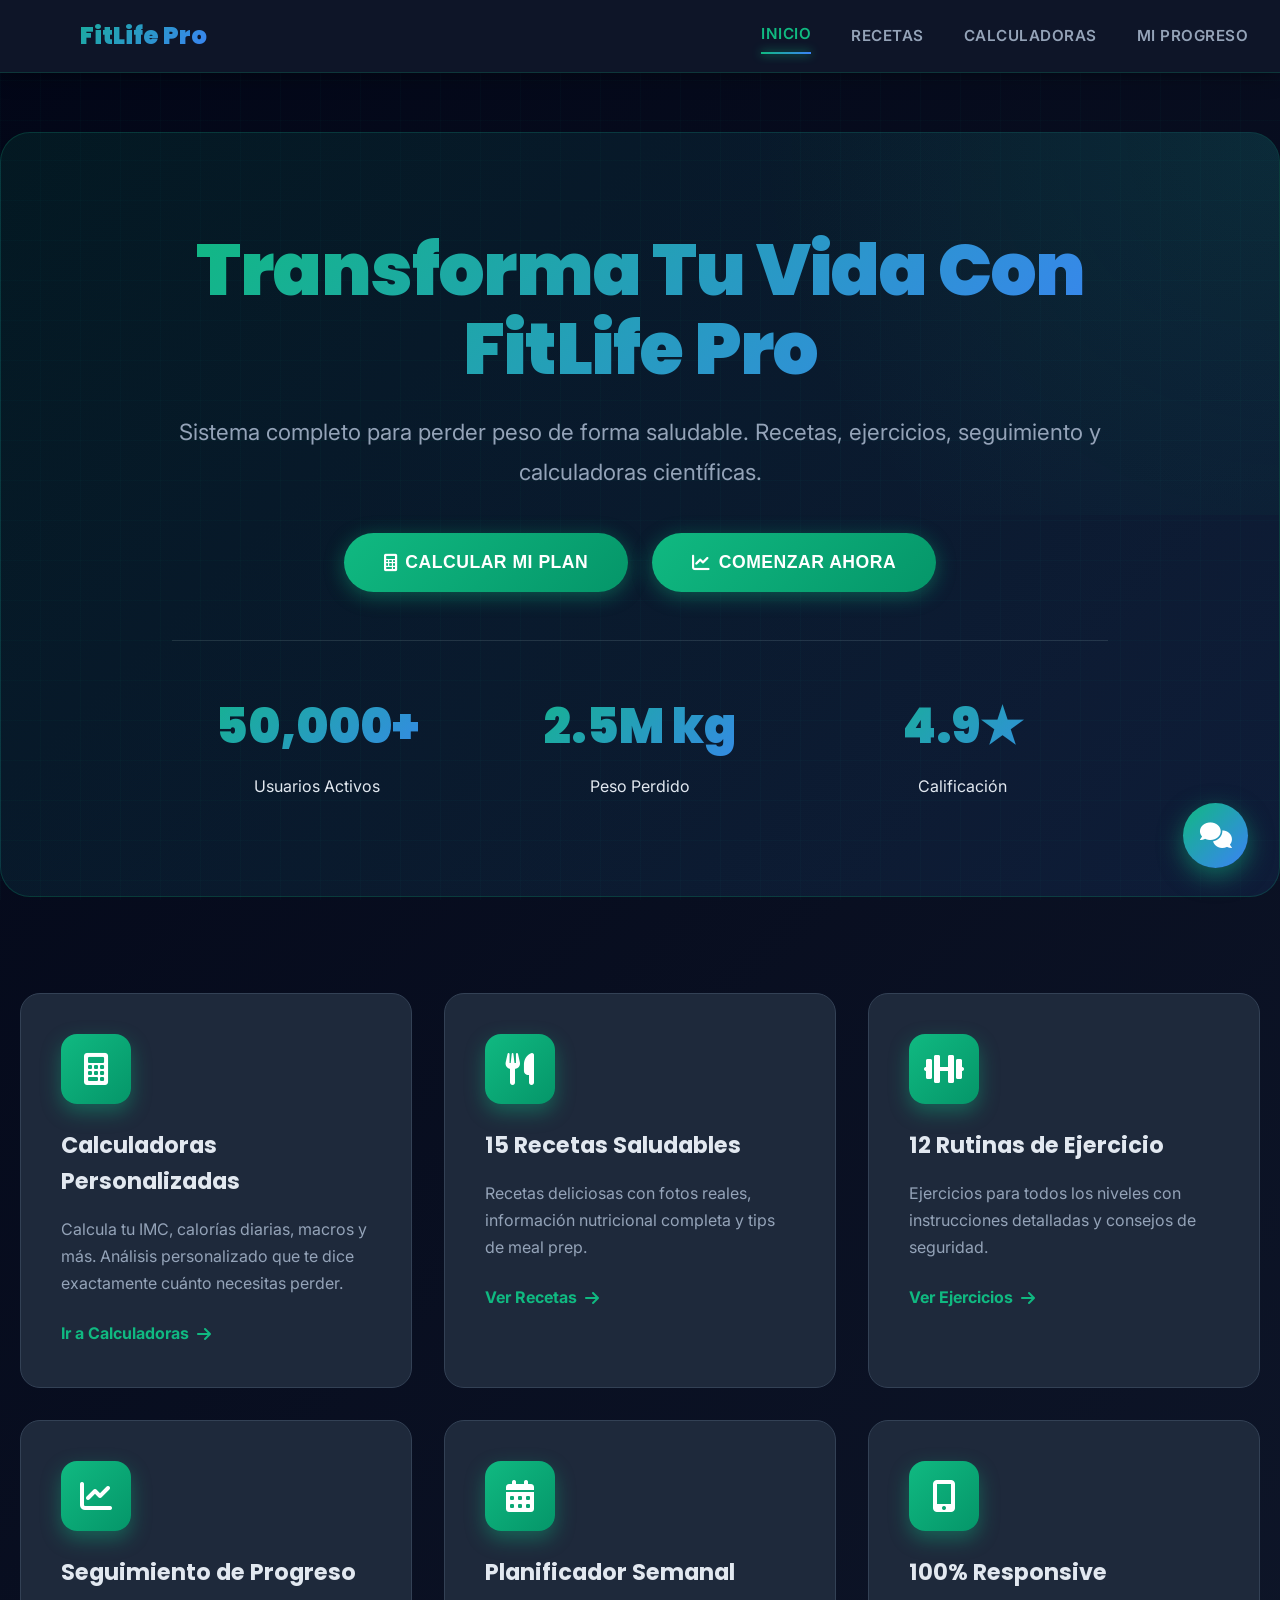
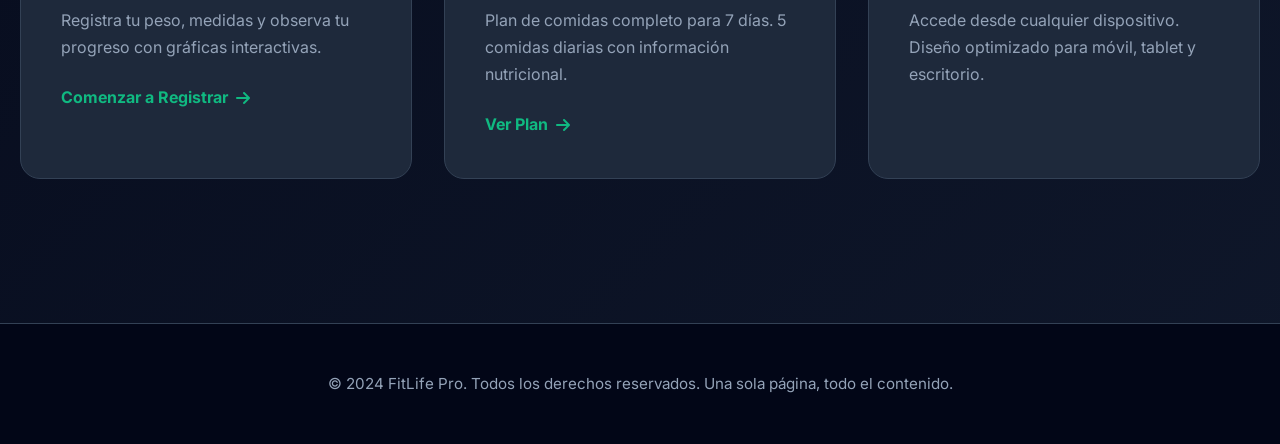
<file: index.html>
<!DOCTYPE html>
<html lang="es">
<head>
    <meta charset="UTF-8">
    <meta name="viewport" content="width=device-width, initial-scale=1.0">
    <title>FitLife Pro - Transformación Profesional de Pérdida de Peso</title>
    <link rel="stylesheet" href="https://cdnjs.cloudflare.com/ajax/libs/font-awesome/6.0.0/css/all.min.css">
    <link href="https://fonts.googleapis.com/css2?family=Inter:wght@300;400;600;700;900&family=Poppins:wght@400;600;700;800;900&display=swap" rel="stylesheet">
    <style>
        * { margin: 0; padding: 0; box-sizing: border-box; }
        
        :root {
            --primary: #10b981;
            --primary-dark: #059669;
            --secondary: #3b82f6;
            --success: #22c55e;
            --warning: #f59e0b;
            --danger: #ef4444;
            --dark: #0f172a;
            --darker: #020617;
            --card-bg: #1e293b;
            --light: #f1f5f9;
            --text: #e2e8f0;
            --text-dim: #94a3b8;
            --border: #334155;
            --shadow: 0 4px 6px rgba(0, 0, 0, 0.3);
            --shadow-lg: 0 20px 40px rgba(0, 0, 0, 0.4);
            --glow: 0 0 20px rgba(16, 185, 129, 0.5);
        }
        
        html { scroll-behavior: smooth; }

        body {
            font-family: 'Inter', -apple-system, BlinkMacSystemFont, 'Segoe UI', sans-serif;
            line-height: 1.6;
            color: var(--text);
            background: linear-gradient(135deg, var(--darker) 0%, var(--dark) 100%);
            min-height: 100vh;
            position: relative;
        }

        body::before {
            content: '';
            position: fixed;
            top: 0;
            left: 0;
            width: 100%;
            height: 100%;
            background-image:
                linear-gradient(rgba(16, 185, 129, 0.03) 1px, transparent 1px),
                linear-gradient(90deg, rgba(16, 185, 129, 0.03) 1px, transparent 1px);
            background-size: 40px 40px;
            animation: gridMove 15s linear infinite;
            z-index: 0;
            pointer-events: none;
        }

        @keyframes gridMove {
            0% { transform: translate(0, 0); }
            100% { transform: translate(40px, 40px); }
        }

        .container { max-width: 1400px; margin: 0 auto; padding: 0 20px; position: relative; z-index: 1; }
        
        /* Navigation */
        .navbar {
            position: fixed;
            top: 0;
            left: 0;
            right: 0;
            background: rgba(15, 23, 42, 0.95);
            backdrop-filter: blur(10px);
            box-shadow: 0 4px 20px rgba(0, 0, 0, 0.3);
            z-index: 1000;
            border-bottom: 1px solid rgba(16, 185, 129, 0.2);
        }

        .nav-container {
            max-width: 1400px;
            margin: 0 auto;
            padding: 1rem 2rem;
            display: flex;
            justify-content: space-between;
            align-items: center;
        }

        .nav-logo {
            display: flex;
            align-items: center;
            gap: 0.75rem;
            font-size: 1.5rem;
            font-weight: 900;
            font-family: 'Poppins', sans-serif;
            background: linear-gradient(135deg, var(--primary), var(--secondary));
            -webkit-background-clip: text;
            -webkit-text-fill-color: transparent;
            cursor: pointer;
            transition: all 0.3s;
        }

        .nav-logo:hover {
            transform: scale(1.05);
            filter: drop-shadow(var(--glow));
        }

        .nav-logo i {
            color: var(--primary);
            font-size: 2rem;
            filter: drop-shadow(0 0 10px rgba(16, 185, 129, 0.6));
        }

        .nav-menu {
            display: flex;
            list-style: none;
            gap: 2.5rem;
        }

        .nav-menu li {
            cursor: pointer;
            color: var(--text-dim);
            font-weight: 600;
            transition: all 0.3s;
            position: relative;
            padding: 0.5rem 0;
            font-size: 0.95rem;
            text-transform: uppercase;
            letter-spacing: 0.5px;
        }

        .nav-menu li:hover,
        .nav-menu li.active {
            color: var(--primary);
            transform: translateY(-2px);
        }

        .nav-menu li:after {
            content: '';
            position: absolute;
            bottom: 0;
            left: 0;
            width: 0;
            height: 2px;
            background: linear-gradient(90deg, var(--primary), var(--secondary));
            transition: width 0.3s;
            box-shadow: 0 0 10px var(--primary);
        }

        .nav-menu li:hover:after,
        .nav-menu li.active:after {
            width: 100%;
        }
        
        /* Sections */
        .page-section {
            display: none;
            min-height: 100vh;
            padding-top: 100px;
        }

        .page-section.active {
            display: block;
            animation: fadeInUp 0.6s ease;
        }

        @keyframes fadeInUp {
            from {
                opacity: 0;
                transform: translateY(30px);
            }
            to {
                opacity: 1;
                transform: translateY(0);
            }
        }
        
        /* Buttons */
        .btn-primary {
            display: inline-flex;
            align-items: center;
            gap: 0.5rem;
            padding: 0.9rem 2rem;
            border-radius: 50px;
            font-weight: 700;
            transition: all 0.3s;
            cursor: pointer;
            border: none;
            font-size: 1rem;
            background: linear-gradient(135deg, var(--primary), var(--primary-dark));
            color: white;
            box-shadow: 0 4px 20px rgba(16, 185, 129, 0.4);
            position: relative;
            overflow: hidden;
            text-transform: uppercase;
            letter-spacing: 0.5px;
        }

        .btn-primary::before {
            content: '';
            position: absolute;
            top: 50%;
            left: 50%;
            width: 0;
            height: 0;
            background: rgba(255, 255, 255, 0.2);
            border-radius: 50%;
            transform: translate(-50%, -50%);
            transition: width 0.6s, height 0.6s;
        }

        .btn-primary:hover::before {
            width: 300px;
            height: 300px;
        }

        .btn-primary:hover {
            transform: translateY(-3px) scale(1.02);
            box-shadow: 0 8px 30px rgba(16, 185, 129, 0.6);
        }

        .btn-large {
            padding: 1.2rem 2.5rem;
            font-size: 1.1rem;
        }
        
        /* Hero */
        .hero {
            min-height: 85vh;
            display: flex;
            align-items: center;
            background: linear-gradient(135deg, rgba(16, 185, 129, 0.1) 0%, rgba(59, 130, 246, 0.1) 100%);
            border-radius: 30px;
            margin: 2rem 0;
            position: relative;
            overflow: hidden;
            border: 1px solid rgba(16, 185, 129, 0.2);
        }

        .hero::after {
            content: '';
            position: absolute;
            top: -50%;
            right: -50%;
            width: 100%;
            height: 100%;
            background: radial-gradient(circle, rgba(16, 185, 129, 0.1), transparent 70%);
            animation: heroGlow 8s ease-in-out infinite;
        }

        @keyframes heroGlow {
            0%, 100% { transform: translate(0, 0) scale(1); }
            50% { transform: translate(-30px, 30px) scale(1.1); }
        }

        .hero-content {
            position: relative;
            z-index: 1;
            text-align: center;
            max-width: 1000px;
            margin: 0 auto;
            padding: 3rem 2rem;
        }

        .hero-title {
            font-family: 'Poppins', sans-serif;
            font-size: clamp(2.5rem, 7vw, 4.5rem);
            font-weight: 900;
            background: linear-gradient(135deg, var(--primary), var(--secondary));
            -webkit-background-clip: text;
            -webkit-text-fill-color: transparent;
            margin-bottom: 1.5rem;
            letter-spacing: -1px;
            line-height: 1.1;
            animation: titleFloat 3s ease-in-out infinite;
        }

        @keyframes titleFloat {
            0%, 100% { transform: translateY(0); }
            50% { transform: translateY(-10px); }
        }

        .hero-subtitle {
            font-size: clamp(1.1rem, 2.5vw, 1.4rem);
            color: var(--text-dim);
            margin-bottom: 2.5rem;
            font-weight: 400;
            line-height: 1.8;
        }

        .hero-cta {
            display: flex;
            gap: 1.5rem;
            justify-content: center;
            flex-wrap: wrap;
            margin-bottom: 3rem;
        }

        .hero-stats {
            display: grid;
            grid-template-columns: repeat(auto-fit, minmax(180px, 1fr));
            gap: 2rem;
            margin-top: 3rem;
            padding-top: 3rem;
            border-top: 1px solid rgba(255, 255, 255, 0.1);
        }

        .stat-number {
            font-family: 'Poppins', sans-serif;
            font-size: 3rem;
            font-weight: 900;
            background: linear-gradient(135deg, var(--primary), var(--secondary));
            -webkit-background-clip: text;
            -webkit-text-fill-color: transparent;
            margin-bottom: 0.5rem;
        }

        .stat-label {
            color: var(--text-dim);
            font-size: 0.95rem;
            text-transform: uppercase;
            letter-spacing: 1px;
            font-weight: 600;
        }
        
        /* Features */
        .features {
            padding: 4rem 0;
        }

        .features-grid {
            display: grid;
            grid-template-columns: repeat(auto-fit, minmax(320px, 1fr));
            gap: 2rem;
        }

        .feature-card {
            background: var(--card-bg);
            border: 1px solid var(--border);
            border-radius: 20px;
            padding: 2.5rem;
            transition: all 0.4s cubic-bezier(0.175, 0.885, 0.32, 1.275);
            cursor: pointer;
            position: relative;
            overflow: hidden;
        }

        .feature-card::before {
            content: '';
            position: absolute;
            top: 0;
            left: 0;
            width: 100%;
            height: 100%;
            background: linear-gradient(135deg, rgba(16, 185, 129, 0.1), transparent);
            opacity: 0;
            transition: opacity 0.3s;
        }

        .feature-card:hover {
            transform: translateY(-15px);
            box-shadow: var(--shadow-lg);
            border-color: var(--primary);
        }

        .feature-card:hover::before {
            opacity: 1;
        }

        .feature-icon {
            width: 70px;
            height: 70px;
            border-radius: 16px;
            background: linear-gradient(135deg, var(--primary), var(--primary-dark));
            display: flex;
            align-items: center;
            justify-content: center;
            margin-bottom: 1.5rem;
            font-size: 2rem;
            color: white;
            box-shadow: 0 8px 20px rgba(16, 185, 129, 0.4);
            position: relative;
            z-index: 1;
        }

        .feature-card h3 {
            font-family: 'Poppins', sans-serif;
            font-size: 1.4rem;
            margin-bottom: 1rem;
            color: var(--text);
            font-weight: 700;
        }

        .feature-card p {
            color: var(--text-dim);
            margin-bottom: 1.5rem;
            line-height: 1.7;
        }

        .feature-link {
            color: var(--primary);
            font-weight: 700;
            cursor: pointer;
            display: inline-flex;
            align-items: center;
            gap: 0.5rem;
            transition: all 0.3s;
            position: relative;
            z-index: 1;
        }

        .feature-link:hover {
            gap: 1rem;
            text-shadow: 0 0 10px rgba(16, 185, 129, 0.5);
        }
        
        /* Section styling */
        .section-hero {
            background: linear-gradient(135deg, var(--card-bg), var(--dark));
            padding: 3rem 2rem;
            text-align: center;
            border-radius: 20px;
            margin-bottom: 3rem;
            border: 1px solid var(--border);
            position: relative;
            overflow: hidden;
        }

        .section-hero::before {
            content: '';
            position: absolute;
            top: 0;
            left: 0;
            width: 100%;
            height: 100%;
            background: linear-gradient(45deg, transparent, rgba(16, 185, 129, 0.1), transparent);
            animation: sectionShine 3s infinite;
        }

        @keyframes sectionShine {
            0% { transform: translateX(-100%); }
            100% { transform: translateX(100%); }
        }

        .section-hero h1 {
            font-family: 'Poppins', sans-serif;
            font-size: 2.5rem;
            margin-bottom: 0.75rem;
            font-weight: 800;
            background: linear-gradient(135deg, var(--primary), var(--secondary));
            -webkit-background-clip: text;
            -webkit-text-fill-color: transparent;
            position: relative;
            z-index: 1;
        }

        .section-hero p {
            color: var(--text-dim);
            font-size: 1.1rem;
            position: relative;
            z-index: 1;
        }

        .section-content {
            padding: 2rem 0 4rem;
        }

        /* Forms */
        .form-grid {
            display: grid;
            grid-template-columns: repeat(auto-fit, minmax(220px, 1fr));
            gap: 1.5rem;
            margin-bottom: 2rem;
        }

        .form-group {
            display: flex;
            flex-direction: column;
        }

        .form-group label {
            margin-bottom: 0.75rem;
            font-weight: 600;
            color: var(--text);
            font-size: 0.95rem;
        }

        .form-group input,
        .form-group select {
            padding: 1rem;
            border: 2px solid var(--border);
            border-radius: 12px;
            font-size: 1rem;
            background: rgba(255, 255, 255, 0.05);
            color: var(--text);
            transition: all 0.3s;
        }

        .form-group input:focus,
        .form-group select:focus {
            outline: none;
            border-color: var(--primary);
            box-shadow: 0 0 0 3px rgba(16, 185, 129, 0.1);
            background: rgba(255, 255, 255, 0.08);
        }

        .form-group select option {
            background: var(--dark);
            color: var(--text);
        }

        /* Cards */
        .card {
            background: var(--card-bg);
            border-radius: 20px;
            box-shadow: var(--shadow);
            padding: 2.5rem;
            margin-bottom: 2.5rem;
            border: 1px solid var(--border);
            transition: all 0.3s;
        }

        .card:hover {
            border-color: var(--primary);
            box-shadow: var(--shadow-lg);
            transform: translateY(-5px);
        }

        .card-title {
            font-family: 'Poppins', sans-serif;
            font-size: 1.6rem;
            margin-bottom: 2rem;
            color: var(--text);
            display: flex;
            align-items: center;
            gap: 0.75rem;
            font-weight: 700;
        }

        .card-title i {
            color: var(--primary);
            filter: drop-shadow(0 0 10px rgba(16, 185, 129, 0.5));
        }
        
        /* Grid */
        .grid-3 { display: grid; grid-template-columns: repeat(auto-fit, minmax(300px, 1fr)); gap: 2rem; }
        .grid-4 { display: grid; grid-template-columns: repeat(auto-fit, minmax(250px, 1fr)); gap: 2rem; }
        
        /* Footer */
        .footer { background: var(--dark); color: white; padding: 2rem 0; text-align: center; margin-top: 4rem; }
        
        /* Modal */
        .modal {
            display: none;
            position: fixed;
            top: 0;
            left: 0;
            right: 0;
            bottom: 0;
            background: rgba(0, 0, 0, 0.9);
            backdrop-filter: blur(10px);
            z-index: 2000;
            overflow-y: auto;
            padding: 2rem;
        }

        .modal.active {
            display: flex;
            align-items: center;
            justify-content: center;
            animation: fadeIn 0.3s;
        }

        .modal-content {
            background: var(--card-bg);
            border: 1px solid var(--border);
            border-radius: 20px;
            max-width: 900px;
            width: 100%;
            max-height: 90vh;
            overflow-y: auto;
            position: relative;
            animation: modalSlideUp 0.4s ease;
        }

        @keyframes modalSlideUp {
            from {
                opacity: 0;
                transform: translateY(30px) scale(0.95);
            }
            to {
                opacity: 1;
                transform: translateY(0) scale(1);
            }
        }

        .modal-header {
            position: sticky;
            top: 0;
            background: linear-gradient(135deg, var(--primary), var(--secondary));
            padding: 2rem;
            border-radius: 20px 20px 0 0;
            z-index: 1;
        }

        .modal-header h2 {
            font-family: 'Poppins', sans-serif;
            font-weight: 800;
            color: white;
        }

        .modal-close {
            position: absolute;
            top: 1rem;
            right: 1rem;
            background: rgba(255, 255, 255, 0.2);
            border: none;
            color: white;
            width: 45px;
            height: 45px;
            border-radius: 50%;
            cursor: pointer;
            font-size: 1.5rem;
            transition: all 0.3s;
            display: flex;
            align-items: center;
            justify-content: center;
        }

        .modal-close:hover {
            background: rgba(255, 255, 255, 0.3);
            transform: rotate(90deg) scale(1.1);
        }

        .modal-body {
            padding: 2.5rem;
            color: var(--text);
        }

        .nutrition-grid {
            display: grid;
            grid-template-columns: repeat(4, 1fr);
            gap: 1rem;
            margin: 2rem 0;
        }

        .nutrition-item {
            text-align: center;
            padding: 1.5rem;
            background: rgba(16, 185, 129, 0.1);
            border: 1px solid rgba(16, 185, 129, 0.3);
            border-radius: 12px;
            transition: all 0.3s;
        }

        .nutrition-item:hover {
            background: rgba(16, 185, 129, 0.15);
            transform: translateY(-3px);
        }

        .nutrition-value {
            font-size: 2rem;
            font-weight: 900;
            font-family: 'Poppins', sans-serif;
            background: linear-gradient(135deg, var(--primary), var(--secondary));
            -webkit-background-clip: text;
            -webkit-text-fill-color: transparent;
        }

        .nutrition-item div:last-child {
            color: var(--text-dim);
            font-size: 0.9rem;
            margin-top: 0.5rem;
        }

        .recipe-section {
            margin: 2.5rem 0;
        }

        .recipe-section h3 {
            font-family: 'Poppins', sans-serif;
            color: var(--text);
            margin-bottom: 1.5rem;
            display: flex;
            align-items: center;
            gap: 0.75rem;
            font-size: 1.4rem;
        }

        .recipe-section h3 i {
            color: var(--primary);
        }

        .ingredient-item,
        .instruction-item {
            padding: 1rem;
            margin: 0.75rem 0;
            background: rgba(255, 255, 255, 0.05);
            border-radius: 10px;
            display: flex;
            align-items: start;
            gap: 0.75rem;
            transition: all 0.3s;
        }

        .ingredient-item:hover,
        .instruction-item:hover {
            background: rgba(255, 255, 255, 0.08);
            transform: translateX(5px);
        }

        .ingredient-item:before {
            content: '✓';
            color: var(--success);
            font-weight: bold;
            font-size: 1.2rem;
        }

        .instruction-item {
            background: rgba(16, 185, 129, 0.05);
            border-left: 4px solid var(--primary);
        }

        .step-number {
            background: linear-gradient(135deg, var(--primary), var(--secondary));
            color: white;
            width: 32px;
            height: 32px;
            border-radius: 50%;
            display: flex;
            align-items: center;
            justify-content: center;
            font-weight: bold;
            font-size: 1rem;
            flex-shrink: 0;
            box-shadow: 0 4px 10px rgba(16, 185, 129, 0.3);
        }

        /* Chatbot */
        .chat-button {
            position: fixed;
            bottom: 2rem;
            right: 2rem;
            width: 65px;
            height: 65px;
            border-radius: 50%;
            background: linear-gradient(135deg, var(--primary), var(--secondary));
            color: white;
            border: none;
            font-size: 1.6rem;
            cursor: pointer;
            box-shadow: 0 8px 25px rgba(16, 185, 129, 0.5);
            z-index: 1000;
            transition: all 0.3s;
            display: flex;
            align-items: center;
            justify-content: center;
            animation: chatPulse 2s infinite;
        }

        @keyframes chatPulse {
            0%, 100% {
                box-shadow: 0 8px 25px rgba(16, 185, 129, 0.5);
            }
            50% {
                box-shadow: 0 8px 35px rgba(16, 185, 129, 0.7), 0 0 0 10px rgba(16, 185, 129, 0.2);
            }
        }

        .chat-button:hover {
            transform: scale(1.15) rotate(10deg);
            box-shadow: 0 10px 35px rgba(16, 185, 129, 0.7);
        }

        .chat-window {
            position: fixed;
            bottom: 110px;
            right: 2rem;
            width: 400px;
            height: 580px;
            background: var(--card-bg);
            border: 1px solid var(--border);
            border-radius: 20px;
            box-shadow: 0 20px 50px rgba(0, 0, 0, 0.5);
            z-index: 999;
            display: none;
            flex-direction: column;
            animation: chatSlideUp 0.4s ease;
        }

        @keyframes chatSlideUp {
            from {
                opacity: 0;
                transform: translateY(20px) scale(0.95);
            }
            to {
                opacity: 1;
                transform: translateY(0) scale(1);
            }
        }

        .chat-window.active {
            display: flex;
        }

        .chat-header {
            background: linear-gradient(135deg, var(--primary), var(--secondary));
            padding: 1.75rem;
            border-radius: 20px 20px 0 0;
            display: flex;
            justify-content: space-between;
            align-items: center;
        }

        .chat-header h3 {
            font-family: 'Poppins', sans-serif;
            font-weight: 700;
        }

        .chat-messages {
            flex: 1;
            overflow-y: auto;
            padding: 1.5rem;
            display: flex;
            flex-direction: column;
            gap: 1rem;
            background: rgba(0, 0, 0, 0.2);
        }

        .chat-message {
            padding: 1rem 1.25rem;
            border-radius: 12px;
            max-width: 85%;
            animation: slideIn 0.3s;
            line-height: 1.6;
        }

        .chat-message.bot {
            background: rgba(16, 185, 129, 0.1);
            border: 1px solid rgba(16, 185, 129, 0.3);
            align-self: flex-start;
            color: var(--text);
        }

        .chat-message.user {
            background: linear-gradient(135deg, var(--primary), var(--secondary));
            color: white;
            align-self: flex-end;
            box-shadow: 0 4px 10px rgba(16, 185, 129, 0.3);
        }

        .chat-input-container {
            padding: 1.25rem;
            border-top: 1px solid var(--border);
            display: flex;
            gap: 0.75rem;
            background: var(--dark);
        }

        .chat-input {
            flex: 1;
            padding: 0.9rem 1.25rem;
            border: 2px solid var(--border);
            border-radius: 25px;
            font-size: 0.95rem;
            background: rgba(255, 255, 255, 0.05);
            color: var(--text);
            transition: all 0.3s;
        }

        .chat-input:focus {
            outline: none;
            border-color: var(--primary);
            box-shadow: 0 0 0 3px rgba(16, 185, 129, 0.1);
            background: rgba(255, 255, 255, 0.08);
        }

        .chat-input::placeholder {
            color: var(--text-dim);
        }

        .chat-send {
            background: linear-gradient(135deg, var(--primary), var(--secondary));
            color: white;
            border: none;
            width: 48px;
            height: 48px;
            border-radius: 50%;
            cursor: pointer;
            transition: all 0.3s;
            display: flex;
            align-items: center;
            justify-content: center;
            font-size: 1.1rem;
        }

        .chat-send:hover {
            transform: scale(1.1);
            box-shadow: 0 4px 15px rgba(16, 185, 129, 0.5);
        }

        .chat-suggestions {
            display: flex;
            flex-wrap: wrap;
            gap: 0.75rem;
            padding: 1rem 1.5rem;
            background: rgba(0, 0, 0, 0.2);
        }

        .chat-suggestion {
            background: rgba(16, 185, 129, 0.1);
            border: 1px solid rgba(16, 185, 129, 0.3);
            padding: 0.6rem 1.25rem;
            border-radius: 20px;
            font-size: 0.85rem;
            cursor: pointer;
            transition: all 0.3s;
            color: var(--text);
        }

        .chat-suggestion:hover {
            background: var(--primary);
            color: white;
            transform: translateY(-2px);
            box-shadow: 0 4px 10px rgba(16, 185, 129, 0.3);
        }

        @keyframes slideIn {
            from {
                opacity: 0;
                transform: translateY(10px);
            }
            to {
                opacity: 1;
                transform: translateY(0);
            }
        }

        /* Tips Banner */
        .tips-banner {
            background: linear-gradient(135deg, rgba(16, 185, 129, 0.2), rgba(59, 130, 246, 0.2));
            border: 1px solid rgba(16, 185, 129, 0.3);
            color: var(--text);
            padding: 1.75rem;
            text-align: center;
            font-size: 1.1rem;
            font-weight: 600;
            border-radius: 15px;
            margin-bottom: 2rem;
            animation: fadeIn 1s, bannerPulse 3s infinite;
            position: relative;
            overflow: hidden;
        }

        .tips-banner::before {
            content: '';
            position: absolute;
            top: 0;
            left: -100%;
            width: 100%;
            height: 100%;
            background: linear-gradient(90deg, transparent, rgba(16, 185, 129, 0.2), transparent);
            animation: bannerShine 2s infinite;
        }

        @keyframes bannerShine {
            0% {
                left: -100%;
            }
            100% {
                left: 100%;
            }
        }

        @keyframes bannerPulse {
            0%, 100% {
                box-shadow: 0 0 0 0 rgba(16, 185, 129, 0.4);
            }
            50% {
                box-shadow: 0 0 0 10px rgba(16, 185, 129, 0);
            }
        }

        /* Footer */
        .footer {
            background: var(--darker);
            color: var(--text-dim);
            padding: 3rem 0;
            text-align: center;
            margin-top: 5rem;
            border-top: 1px solid var(--border);
        }

        .footer p {
            font-size: 0.95rem;
        }

        /* Responsive */
        @media (max-width: 968px) {
            body::before {
                background-size: 20px 20px;
            }

            .nav-menu {
                display: none;
            }

            .nav-logo {
                font-size: 1.2rem;
            }

            .hero {
                margin: 1rem 0;
                border-radius: 20px;
            }

            .hero-title {
                font-size: 2.5rem;
            }

            .hero-stats {
                grid-template-columns: 1fr;
                gap: 1.5rem;
            }

            .stat-number {
                font-size: 2.5rem;
            }

            .features-grid,
            .grid-3,
            .grid-4 {
                grid-template-columns: 1fr;
            }

            .feature-card {
                padding: 2rem;
            }

            .section-hero h1 {
                font-size: 2rem;
            }

            .card {
                padding: 1.5rem;
            }

            .form-grid {
                grid-template-columns: 1fr;
            }

            .nutrition-grid {
                grid-template-columns: repeat(2, 1fr);
                gap: 0.75rem;
            }

            .nutrition-item {
                padding: 1rem;
            }

            .nutrition-value {
                font-size: 1.5rem;
            }

            .chat-button {
                width: 55px;
                height: 55px;
                font-size: 1.3rem;
                bottom: 1.5rem;
                right: 1.5rem;
            }

            .chat-window {
                width: calc(100% - 2rem);
                height: calc(100vh - 150px);
                right: 1rem;
                left: 1rem;
            }

            .modal {
                padding: 0.5rem;
            }

            .modal-content {
                border-radius: 15px;
            }

            .modal-body {
                padding: 1.5rem;
            }

            .tips-banner {
                font-size: 1rem;
                padding: 1.25rem;
            }
        }

        @media (max-width: 480px) {
            .hero-title {
                font-size: 2rem;
            }

            .hero-subtitle {
                font-size: 1rem;
            }

            .btn-large {
                padding: 1rem 1.5rem;
                font-size: 1rem;
            }

            .nutrition-grid {
                grid-template-columns: 1fr;
            }
        }
    </style>
</head>
<body>
    <!-- Navigation -->
    <nav class="navbar">
        <div class="nav-container">
            <div class="nav-logo" onclick="showSection('home')">
                <i class="fas fa-heartbeat"></i>
                <span>FitLife Pro</span>
            </div>
            <ul class="nav-menu">
                <li class="active" onclick="showSection('home')" data-section="home">Inicio</li>
                <li onclick="showSection('recipes')" data-section="recipes">Recetas</li>
                <li onclick="showSection('calculators')" data-section="calculators">Calculadoras</li>
                <li onclick="showSection('tracker')" data-section="tracker">Mi Progreso</li>
            </ul>
        </div>
    </nav>

    <!-- HOME SECTION -->
    <div id="home-section" class="page-section active">
        <section class="hero">
            <div class="hero-content">
                <h1 class="hero-title">Transforma Tu Vida Con <br>FitLife Pro</h1>
                <p class="hero-subtitle">Sistema completo para perder peso de forma saludable. Recetas, ejercicios, seguimiento y calculadoras científicas.</p>
                <div class="hero-cta">
                    <button class="btn-primary btn-large" onclick="showSection('calculators')"><i class="fas fa-calculator"></i> Calcular Mi Plan</button>
                    <button class="btn-primary btn-large" onclick="showSection('tracker')"><i class="fas fa-chart-line"></i> Comenzar Ahora</button>
                </div>
                <div class="hero-stats">
                    <div><div class="stat-number">50,000+</div><div>Usuarios Activos</div></div>
                    <div><div class="stat-number">2.5M kg</div><div>Peso Perdido</div></div>
                    <div><div class="stat-number">4.9★</div><div>Calificación</div></div>
                </div>
            </div>
        </section>
        <section class="features">
            <div class="container">
                <div class="features-grid">
                    <div class="feature-card">
                        <div class="feature-icon"><i class="fas fa-calculator"></i></div>
                        <h3>Calculadoras Personalizadas</h3>
                        <p>Calcula tu IMC, calorías diarias, macros y más. Análisis personalizado que te dice exactamente cuánto necesitas perder.</p>
                        <span class="feature-link" onclick="showSection('calculators')">Ir a Calculadoras <i class="fas fa-arrow-right"></i></span>
                    </div>
                    <div class="feature-card">
                        <div class="feature-icon"><i class="fas fa-utensils"></i></div>
                        <h3>15 Recetas Saludables</h3>
                        <p>Recetas deliciosas con fotos reales, información nutricional completa y tips de meal prep.</p>
                        <span class="feature-link" onclick="showSection('recipes')">Ver Recetas <i class="fas fa-arrow-right"></i></span>
                    </div>
                    <div class="feature-card">
                        <div class="feature-icon"><i class="fas fa-dumbbell"></i></div>
                        <h3>12 Rutinas de Ejercicio</h3>
                        <p>Ejercicios para todos los niveles con instrucciones detalladas y consejos de seguridad.</p>
                        <span class="feature-link" onclick="showSection('exercises')">Ver Ejercicios <i class="fas fa-arrow-right"></i></span>
                    </div>
                    <div class="feature-card">
                        <div class="feature-icon"><i class="fas fa-chart-line"></i></div>
                        <h3>Seguimiento de Progreso</h3>
                        <p>Registra tu peso, medidas y observa tu progreso con gráficas interactivas.</p>
                        <span class="feature-link" onclick="showSection('tracker')">Comenzar a Registrar <i class="fas fa-arrow-right"></i></span>
                    </div>
                    <div class="feature-card">
                        <div class="feature-icon"><i class="fas fa-calendar-alt"></i></div>
                        <h3>Planificador Semanal</h3>
                        <p>Plan de comidas completo para 7 días. 5 comidas diarias con información nutricional.</p>
                        <span class="feature-link" onclick="showSection('planner')">Ver Plan <i class="fas fa-arrow-right"></i></span>
                    </div>
                    <div class="feature-card">
                        <div class="feature-icon"><i class="fas fa-mobile-alt"></i></div>
                        <h3>100% Responsive</h3>
                        <p>Accede desde cualquier dispositivo. Diseño optimizado para móvil, tablet y escritorio.</p>
                    </div>
                </div>
            </div>
        </section>
    </div>

    <!-- CALCULATORS SECTION -->
    <div id="calculators-section" class="page-section">
        <div class="tips-banner" id="daily-tip">
            💡 Tip del día: ¡Cargando consejo motivacional!
        </div>
        <div class="section-hero">
            <h1><i class="fas fa-calculator"></i> Calculadoras de Salud</h1>
            <p>Herramientas científicas para calcular tu IMC, calorías diarias y más</p>
        </div>
        <div class="container section-content">
            <div class="card">
                <h2 class="card-title"><i class="fas fa-weight"></i> Calculadora de IMC</h2>
                <form onsubmit="calculateBMI(event)">
                    <div class="form-grid">
                        <div class="form-group">
                            <label>Altura (cm)</label>
                            <input type="number" id="bmi-height" required placeholder="175">
                        </div>
                        <div class="form-group">
                            <label>Peso (kg)</label>
                            <input type="number" step="0.1" id="bmi-weight" required placeholder="75">
                        </div>
                    </div>
                    <button type="submit" class="btn-primary"><i class="fas fa-calculator"></i> Calcular IMC</button>
                </form>
                <div id="bmi-result" style="margin-top: 2rem;"></div>
            </div>
            <div class="card">
                <h2 class="card-title"><i class="fas fa-fire"></i> Calculadora de Calorías</h2>
                <form onsubmit="calculateCalories(event)">
                    <div class="form-grid">
                        <div class="form-group">
                            <label>Edad (años)</label>
                            <input type="number" id="cal-age" required placeholder="30">
                        </div>
                        <div class="form-group">
                            <label>Género</label>
                            <select id="cal-gender" required>
                                <option value="male">Masculino</option>
                                <option value="female">Femenino</option>
                            </select>
                        </div>
                        <div class="form-group">
                            <label>Peso (kg)</label>
                            <input type="number" step="0.1" id="cal-weight" required placeholder="75">
                        </div>
                        <div class="form-group">
                            <label>Altura (cm)</label>
                            <input type="number" id="cal-height" required placeholder="175">
                        </div>
                        <div class="form-group">
                            <label>Nivel de Actividad</label>
                            <select id="cal-activity" required>
                                <option value="1.2">Sedentario</option>
                                <option value="1.375">Ligeramente activo</option>
                                <option value="1.55">Moderadamente activo</option>
                                <option value="1.725">Muy activo</option>
                                <option value="1.9">Extremadamente activo</option>
                            </select>
                        </div>
                        <div class="form-group">
                            <label>Objetivo</label>
                            <select id="cal-goal" required>
                                <option value="lose">Perder peso</option>
                                <option value="maintain">Mantener peso</option>
                                <option value="gain">Ganar peso</option>
                            </select>
                        </div>
                    </div>
                    <button type="submit" class="btn-primary"><i class="fas fa-calculator"></i> Calcular Calorías</button>
                </form>
                <div id="cal-result" style="margin-top: 2rem;"></div>
            </div>
            <div class="card">
                <h2 class="card-title"><i class="fas fa-tint"></i> Calculadora de Agua Diaria</h2>
                <form onsubmit="calculateWater(event)">
                    <div class="form-grid">
                        <div class="form-group">
                            <label>Peso (kg)</label>
                            <input type="number" step="0.1" id="water-weight" required placeholder="70">
                        </div>
                        <div class="form-group">
                            <label>Nivel de Actividad</label>
                            <select id="water-activity" required>
                                <option value="low">Sedentario</option>
                                <option value="moderate">Moderado</option>
                                <option value="high">Alto</option>
                            </select>
                        </div>
                        <div class="form-group">
                            <label>Clima</label>
                            <select id="water-climate" required>
                                <option value="normal">Normal</option>
                                <option value="hot">Caluroso</option>
                            </select>
                        </div>
                    </div>
                    <button type="submit" class="btn-primary"><i class="fas fa-calculator"></i> Calcular Agua</button>
                </form>
                <div id="water-result" style="margin-top: 2rem;"></div>
            </div>
        </div>
    </div>

    <!-- RECIPES SECTION -->
    <div id="recipes-section" class="page-section">
        <div class="section-hero">
            <h1><i class="fas fa-utensils"></i> Recetas Saludables</h1>
            <p>15 recetas nutritivas con información completa</p>
        </div>
        <div class="container section-content">
            <div class="grid-3" id="recipes-grid"></div>
        </div>
    </div>

    <!-- EXERCISES SECTION -->
    <div id="exercises-section" class="page-section">
        <div class="section-hero">
            <h1><i class="fas fa-dumbbell"></i> Ejercicios</h1>
            <p>12 ejercicios para todos los niveles</p>
        </div>
        <div class="container section-content">
            <div class="grid-3" id="exercises-grid"></div>
        </div>
    </div>

    <!-- TRACKER SECTION -->
    <div id="tracker-section" class="page-section">
        <div class="section-hero">
            <h1><i class="fas fa-chart-line"></i> Seguimiento de Progreso</h1>
            <p>Registra tu peso y observa tu transformación</p>
        </div>
        <div class="container section-content">
            <div class="grid-4" id="stats-cards"></div>
            <div class="card">
                <h2 class="card-title"><i class="fas fa-plus-circle"></i> Agregar Registro</h2>
                <form onsubmit="addEntry(event)">
                    <div class="form-grid">
                        <div class="form-group">
                            <label>Fecha</label>
                            <input type="date" id="entry-date" required>
                        </div>
                        <div class="form-group">
                            <label>Peso (kg)</label>
                            <input type="number" step="0.1" id="entry-weight" required placeholder="75.5">
                        </div>
                    </div>
                    <button type="submit" class="btn-primary"><i class="fas fa-save"></i> Guardar Registro</button>
                </form>
            </div>
            <div class="card">
                <h2 class="card-title"><i class="fas fa-chart-area"></i> Tu Progreso</h2>
                <canvas id="progress-chart" width="800" height="400"></canvas>
            </div>
        </div>
    </div>

    <!-- PLANNER SECTION -->
    <div id="planner-section" class="page-section">
        <div class="section-hero">
            <h1><i class="fas fa-calendar-alt"></i> Planificador Semanal</h1>
            <p>Plan de comidas para 7 días</p>
        </div>
        <div class="container section-content">
            <div id="planner-content"></div>
        </div>
    </div>

    <!-- Recipe Modal -->
    <div id="recipe-modal" class="modal">
        <div class="modal-content">
            <div class="modal-header">
                <h2 id="modal-recipe-title"></h2>
                <button class="modal-close" onclick="closeRecipeModal()">×</button>
            </div>
            <div class="modal-body" id="modal-recipe-body"></div>
        </div>
    </div>

    <!-- Chatbot -->
    <button class="chat-button" onclick="toggleChat()" id="chat-btn">
        <i class="fas fa-comments"></i>
    </button>
    <div class="chat-window" id="chat-window">
        <div class="chat-header">
            <div>
                <h3 style="margin: 0;">💬 Asistente FitLife</h3>
                <p style="margin: 0; font-size: 0.85rem; opacity: 0.9;">Pregúntame lo que quieras</p>
            </div>
            <button class="modal-close" onclick="toggleChat()" style="position: static;">×</button>
        </div>
        <div class="chat-suggestions">
            <div class="chat-suggestion" onclick="askQuestion('¿Cuánta agua debo tomar?')">💧 ¿Cuánta agua?</div>
            <div class="chat-suggestion" onclick="askQuestion('¿Cómo perder peso rápido?')">🏃 Perder peso</div>
            <div class="chat-suggestion" onclick="askQuestion('¿Qué alimentos evitar?')">🍔 Qué evitar</div>
        </div>
        <div class="chat-messages" id="chat-messages">
            <div class="chat-message bot">
                ¡Hola! 👋 Soy tu asistente de FitLife Pro. Pregúntame sobre nutrición, ejercicio, pérdida de peso y más.
            </div>
        </div>
        <div class="chat-input-container">
            <input type="text" class="chat-input" id="chat-input" placeholder="Escribe tu pregunta..." onkeypress="if(event.key==='Enter') sendMessage()">
            <button class="chat-send" onclick="sendMessage()">
                <i class="fas fa-paper-plane"></i>
            </button>
        </div>
    </div>

    <!-- Footer -->
    <footer class="footer">
        <div class="container">
            <p>&copy; 2024 FitLife Pro. Todos los derechos reservados. Una sola página, todo el contenido.</p>
        </div>
    </footer>

    <script>
        // ==================== NAVIGATION ====================
        function showSection(section) {
            document.querySelectorAll('.page-section').forEach(s => s.classList.remove('active'));
            document.querySelectorAll('.nav-menu li').forEach(li => li.classList.remove('active'));
            document.getElementById(section + '-section').classList.add('active');
            document.querySelector(`[data-section="${section}"]`)?.classList.add('active');
            window.scrollTo({ top: 0, behavior: 'smooth' });
            if (section === 'recipes' && !window.recipesLoaded) loadRecipes();
            if (section === 'exercises' && !window.exercisesLoaded) loadExercises();
            if (section === 'planner' && !window.plannerLoaded) loadPlanner();
        }

        // ==================== CALCULATORS ====================
        function calculateBMI(e) {
            e.preventDefault();
            const height = parseFloat(document.getElementById('bmi-height').value);
            const weight = parseFloat(document.getElementById('bmi-weight').value);
            const heightM = height / 100;
            const bmi = weight / (heightM * heightM);
            const normalMax = 24.9;
            const targetWeight = normalMax * (heightM * heightM);
            const diff = weight - targetWeight;
            
            let category, color, message;
            if (bmi < 18.5) { category = 'Bajo peso'; color = '#ff9800'; message = 'Necesitas ganar peso'; }
            else if (bmi < 25) { category = 'Peso normal'; color = '#4caf50'; message = '¡Excelente! Estás en tu peso ideal'; }
            else if (bmi < 30) { category = 'Sobrepeso'; color = '#ff9800'; message = `Te faltan ${diff.toFixed(1)} kg para salir del sobrepeso`; }
            else { category = 'Obesidad'; color = '#f44336'; message = `Necesitas perder ${diff.toFixed(1)} kg para un peso saludable`; }
            
            document.getElementById('bmi-result').innerHTML = `
                <div style="padding: 2rem; background: ${color}22; border-left: 4px solid ${color}; border-radius: 8px;">
                    <h3 style="color: ${color}; margin-bottom: 1rem;">Tu IMC: ${bmi.toFixed(1)} - ${category}</h3>
                    <p style="font-size: 1.1rem; margin-bottom: 0.5rem;">${message}</p>
                    <p>Peso objetivo: ${targetWeight.toFixed(1)} kg</p>
                </div>
            `;
        }
        
        function calculateCalories(e) {
            e.preventDefault();
            const age = parseInt(document.getElementById('cal-age').value);
            const gender = document.getElementById('cal-gender').value;
            const weight = parseFloat(document.getElementById('cal-weight').value);
            const height = parseFloat(document.getElementById('cal-height').value);
            const activity = parseFloat(document.getElementById('cal-activity').value);
            const goal = document.getElementById('cal-goal').value;
            
            let bmr = gender === 'male' 
                ? 10 * weight + 6.25 * height - 5 * age + 5
                : 10 * weight + 6.25 * height - 5 * age - 161;
            
            const tdee = Math.round(bmr * activity);
            let target = tdee;
            if (goal === 'lose') target = tdee - 500;
            else if (goal === 'gain') target = tdee + 300;
            
            document.getElementById('cal-result').innerHTML = `
                <div style="padding: 2rem; background: linear-gradient(135deg, #667eea22, #764ba222); border-radius: 8px;">
                    <h3 style="margin-bottom: 1rem;">Tu Plan Calórico</h3>
                    <p><strong>Metabolismo Basal (BMR):</strong> ${Math.round(bmr)} cal/día</p>
                    <p><strong>Gasto Total (TDEE):</strong> ${tdee} cal/día</p>
                    <p style="font-size: 1.2rem; margin-top: 1rem;"><strong>Calorías Objetivo:</strong> ${target} cal/día</p>
                </div>
            `;
        }

        function calculateWater(e) {
            e.preventDefault();
            const weight = parseFloat(document.getElementById('water-weight').value);
            const activity = document.getElementById('water-activity').value;
            const climate = document.getElementById('water-climate').value;

            let baseWater = weight * 35; // ml por kg

            if (activity === 'moderate') baseWater *= 1.2;
            else if (activity === 'high') baseWater *= 1.4;

            if (climate === 'hot') baseWater *= 1.15;

            const liters = (baseWater / 1000).toFixed(1);
            const glasses = Math.round(baseWater / 250);

            document.getElementById('water-result').innerHTML = `
                <div style="padding: 2rem; background: linear-gradient(135deg, #4facfe22, #00f2fe22); border-radius: 8px; border-left: 4px solid #4facfe;">
                    <h3 style="color: #4facfe; margin-bottom: 1rem;">💧 Tu Objetivo de Hidratación</h3>
                    <p style="font-size: 2rem; font-weight: 700; color: #4facfe; margin: 1rem 0;">${liters} Litros al día</p>
                    <p style="font-size: 1.2rem; margin: 0.5rem 0;">Equivalente a <strong>${glasses} vasos</strong> de agua (250ml c/u)</p>
                    <div style="margin-top: 1.5rem; padding-top: 1.5rem; border-top: 1px solid #4facfe33;">
                        <p><strong>💡 Tips de hidratación:</strong></p>
                        <ul style="margin-top: 0.5rem; padding-left: 1.5rem;">
                            <li>Bebe un vaso de agua al despertar</li>
                            <li>Lleva una botella contigo siempre</li>
                            <li>Bebe agua antes de cada comida</li>
                            <li>Si tu orina es amarillo oscuro, necesitas más agua</li>
                        </ul>
                    </div>
                </div>
            `;
        }

        // ==================== RECIPES DATA ====================
const recipes = [
    {
        id: 1,
        title: "Ensalada de Pollo a la Parrilla",
        image: "https://images.unsplash.com/photo-1546069901-ba9599a7e63c?w=800&q=80",
        time: "20 mins",
        calories: 350,
        difficulty: "Fácil",
        nutrition: {
            protein: "35g",
            carbs: "15g",
            fat: "12g",
            fiber: "8g"
        },
        ingredients: [
            "200g pechuga de pollo a la parrilla",
            "2 tazas de hojas verdes mixtas",
            "1/2 taza de tomates cherry",
            "1/4 pepino, rebanado",
            "2 cucharadas de aceite de oliva",
            "1 cucharada de vinagre balsámico",
            "Sal y pimienta al gusto"
        ],
        instructions: [
            "Calienta una sartén o parrilla a fuego medio-alto. Sazona la pechuga de pollo con sal, pimienta y tus especias favoritas.",
            "Cocina el pollo durante 6-7 minutos por cada lado hasta que esté completamente cocido (temperatura interna de 74°C).",
            "Mientras el pollo se cocina, lava y seca las hojas verdes. Corta los tomates cherry por la mitad y el pepino en rodajas.",
            "Deja reposar el pollo cocido durante 5 minutos, luego córtalo en tiras o cubos.",
            "En un bowl grande, combina las hojas verdes, tomates y pepino.",
            "Mezcla el aceite de oliva con el vinagre balsámico, sal y pimienta para hacer el aderezo.",
            "Coloca el pollo sobre las verduras y rocía con el aderezo. Sirve inmediatamente."
        ],
        mealPrepTips: [
            "Puedes cocinar el pollo con anticipación y guardarlo en el refrigerador hasta por 4 días.",
            "Prepara el aderezo en un frasco y agítalo antes de usar.",
            "Mantén las verduras y el pollo separados hasta el momento de servir para evitar que se ablanden."
        ]
    },
    {
        id: 2,
        title: "Bowl de Quinoa Buddha",
        image: "https://images.unsplash.com/photo-1512621776951-a57141f2eefd?w=800&q=80",
        time: "25 mins",
        calories: 400,
        difficulty: "Media",
        nutrition: {
            protein: "18g",
            carbs: "55g",
            fat: "10g",
            fiber: "12g"
        },
        ingredients: [
            "1 taza de quinoa cocida",
            "1 taza de garbanzos asados",
            "1 taza de batata asada",
            "1 taza de espinaca",
            "1/4 aguacate",
            "2 cucharadas de aderezo de tahini",
            "Semillas de sésamo para decorar"
        ],
        instructions: [
            "Cocina la quinoa según las instrucciones del paquete (generalmente 15 minutos). Deja enfriar.",
            "Precalienta el horno a 200°C. Pela y corta la batata en cubos de 2cm.",
            "En un bowl, mezcla los garbanzos escurridos con 1 cucharada de aceite de oliva, comino, pimentón y una pizca de sal.",
            "Coloca la batata y los garbanzos en una bandeja de horno. Asa durante 20-25 minutos, volteando a la mitad.",
            "Mientras tanto, prepara el aderezo de tahini mezclando 2 cucharadas de tahini, jugo de limón, ajo picado y agua hasta obtener consistencia cremosa.",
            "Lava y seca las hojas de espinaca.",
            "En un bowl, coloca una base de quinoa. Añade los garbanzos y batata asados, espinaca fresca y aguacate en rodajas.",
            "Rocía con el aderezo de tahini y espolvorea semillas de sésamo. ¡Disfruta!"
        ],
        mealPrepTips: [
            "Prepara grandes cantidades de quinoa y guárdala en el refrigerador hasta por 5 días.",
            "Los garbanzos y batata asados se mantienen bien hasta por 4 días en un contenedor hermético.",
            "Agrega el aguacate y el aderezo justo antes de comer para mantener la frescura."
        ]
    },
    {
        id: 3,
        title: "Parfait de Yogur Griego",
        image: "https://images.unsplash.com/photo-1488477181946-6428a0291777?w=800&q=80",
        time: "5 mins",
        calories: 250,
        difficulty: "Fácil",
        nutrition: {
            protein: "20g",
            carbs: "30g",
            fat: "5g",
            fiber: "6g"
        },
        ingredients: [
            "200g yogur griego 0% grasa",
            "1/2 taza de frutos rojos mixtos",
            "2 cucharadas de granola",
            "1 cucharada de miel",
            "1 cucharada de semillas de chía",
            "Hojas de menta para decorar"
        ],
        instructions: [
            "En un vaso o bowl transparente, coloca la mitad del yogur griego en el fondo.",
            "Añade una capa de frutos rojos (fresas, arándanos, frambuesas).",
            "Espolvorea la mitad de la granola y semillas de chía.",
            "Repite con otra capa de yogur, frutos rojos y granola.",
            "Rocía con miel por encima.",
            "Decora con hojas de menta fresca. Sirve inmediatamente y disfruta."
        ],
        mealPrepTips: [
            "Puedes preparar los parfaits en frascos de vidrio la noche anterior, pero agrega la granola justo antes de comer para mantenerla crujiente.",
            "Usa frutos rojos congelados si no tienes frescos - son igual de nutritivos.",
            "Sustituye la miel con jarabe de arce puro para una opción vegana."
        ]
    },
    {
        id: 4,
        title: "Salmón al Horno con Verduras",
        image: "https://images.unsplash.com/photo-1467003909585-2f8a72700288?w=800&q=80",
        time: "30 mins",
        calories: 450,
        difficulty: "Media",
        nutrition: {
            protein: "40g",
            carbs: "20g",
            fat: "22g",
            fiber: "7g"
        },
        ingredients: [
            "200g filete de salmón",
            "2 tazas de floretes de brócoli",
            "1 taza de espárragos",
            "1 limón, rebanado",
            "2 cucharadas de aceite de oliva",
            "Ajo, hierbas y especias"
        ],
        instructions: [
            "Precalienta el horno a 200°C. Forra una bandeja de horno con papel pergamino.",
            "Lava y corta las verduras: separa los floretes de brócoli y corta los extremos duros de los espárragos.",
            "Coloca el salmón en el centro de la bandeja. Rodéalo con el brócoli y los espárragos.",
            "Rocía todo con aceite de oliva. Sazona el salmón con sal, pimienta, ajo en polvo y eneldo.",
            "Coloca rodajas de limón sobre el salmón y entre las verduras.",
            "Hornea durante 15-18 minutos hasta que el salmón esté opaco y se desmenuce fácilmente con un tenedor.",
            "Las verduras deben estar tiernas pero aún crujientes. Sirve caliente y disfruta los omega-3."
        ],
        mealPrepTips: [
            "El salmón cocido se mantiene bien en el refrigerador hasta por 3 días.",
            "Puedes usar cualquier combinación de verduras que tengas: zanahorias, pimientos o calabacín.",
            "Para recalentar, usa el horno a baja temperatura para mantener la textura del pescado."
        ]
    },
    {
        id: 5,
        title: "Salteado de Vegetales",
        image: "https://images.unsplash.com/photo-1512621776951-a57141f2eefd?w=800&q=80",
        time: "15 mins",
        calories: 280,
        difficulty: "Fácil",
        nutrition: {
            protein: "12g",
            carbs: "35g",
            fat: "10g",
            fiber: "9g"
        },
        ingredients: [
            "1 taza de pimientos morrones",
            "1 taza de ejotes",
            "1 taza de champiñones",
            "1/2 taza de zanahorias juliana",
            "2 cucharadas de salsa de soya baja en sodio",
            "1 cucharada de aceite de sésamo",
            "Jengibre y ajo"
        ],
        instructions: [
            "Prepara todos los ingredientes: lava las verduras, corta los pimientos en tiras, los champiñones en láminas y las zanahorias en juliana.",
            "Pica finamente 1 cucharada de jengibre fresco y 2 dientes de ajo.",
            "Calienta un wok o sartén grande a fuego alto. Añade el aceite de sésamo.",
            "Saltea el ajo y jengibre durante 30 segundos hasta que estén fragantes.",
            "Añade primero las zanahorias y cocina por 2 minutos, luego los champiñones y pimientos.",
            "Agrega los ejotes y cocina por 2-3 minutos más, moviendo constantemente.",
            "Vierte la salsa de soya, mezcla bien y cocina por 1 minuto adicional. Las verduras deben estar crujientes.",
            "Sirve inmediatamente sobre arroz integral o fideos de arroz para una comida completa."
        ],
        mealPrepTips: [
            "Corta todas las verduras el día anterior y guárdalas en contenedores separados.",
            "Este salteado se mantiene bien hasta por 4 días. Recalienta en sartén a fuego alto.",
            "Añade tofu, pollo o camarones para aumentar el contenido de proteína."
        ]
    },
    {
        id: 6,
        title: "Bowl de Smoothie de Proteína",
        image: "https://images.unsplash.com/photo-1590301157890-4810ed352733?w=800&q=80",
        time: "10 mins",
        calories: 320,
        difficulty: "Fácil",
        nutrition: {
            protein: "25g",
            carbs: "40g",
            fat: "8g",
            fiber: "10g"
        },
        ingredients: [
            "1 scoop de proteína en polvo",
            "1 plátano congelado",
            "1/2 taza de frutos rojos congelados",
            "1 taza de leche de almendras",
            "1 cucharada de mantequilla de almendras",
            "Toppings: granola, frutas, semillas"
        ],
        instructions: [
            "Congela el plátano cortado en rodajas al menos 2 horas antes (o usa uno ya congelado).",
            "En una licuadora, añade la leche de almendras primero para evitar que se pegue.",
            "Agrega el plátano congelado, frutos rojos, proteína en polvo y mantequilla de almendras.",
            "Licúa a velocidad baja inicialmente, luego aumenta a alta velocidad hasta obtener una consistencia espesa y cremosa.",
            "Si está muy espeso, añade más leche de almendras poco a poco. Si está muy líquido, agrega más fruta congelada o hielo.",
            "Vierte en un bowl grande.",
            "Decora con tus toppings favoritos: granola, rodajas de plátano fresco, fresas, arándanos, semillas de chía, coco rallado y mantequilla de almendras.",
            "Sirve inmediatamente con una cuchara y disfruta este desayuno nutritivo y delicioso."
        ],
        mealPrepTips: [
            "Prepara bolsas con porciones de frutas congeladas para smoothies rápidos.",
            "La mantequilla de almendras se puede sustituir por mantequilla de maní o girasol.",
            "Añade espinaca o col rizada para nutrientes extra sin cambiar mucho el sabor."
        ]
    },
    {
        id: 7,
        title: "Tacos de Pescado al Estilo Baja",
        image: "https://images.unsplash.com/photo-1565299585323-38d6b0865b47?w=800&q=80",
        time: "25 mins",
        calories: 380,
        difficulty: "Media",
        nutrition: {
            protein: "32g",
            carbs: "38g",
            fat: "12g",
            fiber: "8g"
        },
        ingredients: [
            "300g pescado blanco (tilapia o cod)",
            "6 tortillas de maíz pequeñas",
            "1 taza de repollo morado rallado",
            "1/2 taza de cilantro fresco",
            "1 limón",
            "Salsa de yogur: yogur griego, lima, comino",
            "Pico de gallo fresco"
        ],
        instructions: [
            "Prepara la salsa mezclando 1/2 taza de yogur griego, jugo de 1 lima, 1/2 cucharadita de comino y una pizca de sal.",
            "Sazona el pescado con sal, pimienta, pimentón y comino.",
            "Calienta una sartén con aceite de oliva a fuego medio-alto. Cocina el pescado 3-4 minutos por lado hasta que esté opaco.",
            "Mientras el pescado se cocina, calienta las tortillas en una sartén seca o directamente sobre la llama de la estufa.",
            "Ralla finamente el repollo morado y pica el cilantro fresco.",
            "Una vez cocido, desmenúzalo en trozos grandes.",
            "Ensambla los tacos: coloca pescado en cada tortilla, agrega repollo rallado, cilantro, un chorrito de salsa de yogur y pico de gallo.",
            "Exprime limón fresco por encima. ¡Sirve inmediatamente y disfruta!"
        ],
        mealPrepTips: [
            "Prepara todos los componentes por separado y ensambla justo antes de comer.",
            "El repollo rallado se mantiene crujiente hasta por 3 días en el refrigerador.",
            "Puedes usar salmón, camarones o incluso pollo como alternativa al pescado blanco."
        ]
    },
    {
        id: 8,
        title: "Ensalada Mediterránea de Garbanzos",
        image: "https://images.unsplash.com/photo-1505253716362-afaea1d3d1af?w=800&q=80",
        time: "15 mins",
        calories: 320,
        difficulty: "Fácil",
        nutrition: {
            protein: "15g",
            carbs: "42g",
            fat: "11g",
            fiber: "12g"
        },
        ingredients: [
            "1 lata de garbanzos escurridos",
            "1 taza de tomates cherry",
            "1/2 pepino en cubos",
            "1/4 cebolla morada rebanada",
            "1/2 taza de queso feta desmoronado",
            "Aceitunas kalamata",
            "Aderezo: aceite oliva, limón, orégano"
        ],
        instructions: [
            "Escurre y enjuaga bien los garbanzos. Sécalos con papel toalla.",
            "Corta los tomates cherry por la mitad, el pepino en cubos pequeños y la cebolla morada en rodajas finas.",
            "En un bowl grande, combina los garbanzos, tomates, pepino, cebolla y aceitunas.",
            "Prepara el aderezo en un frasco: 3 cucharadas de aceite de oliva, jugo de 1 limón, 1 cucharadita de orégano seco, 1 diente de ajo picado, sal y pimienta.",
            "Agita vigorosamente el frasco para emulsionar el aderezo.",
            "Vierte el aderezo sobre la ensalada y mezcla bien para que todos los ingredientes se impregnen.",
            "Añade el queso feta desmoronado por encima.",
            "Deja reposar 10 minutos para que los sabores se integren. Sirve fría o a temperatura ambiente."
        ],
        mealPrepTips: [
            "Esta ensalada mejora con el tiempo - el sabor se intensifica después de unas horas.",
            "Se mantiene perfecta en el refrigerador hasta por 4 días.",
            "Sirve sobre hojas verdes, con pan pita integral o como relleno para wraps."
        ]
    },
    {
        id: 9,
        title: "Pechuga de Pollo a la Plancha con Hierbas",
        image: "https://images.unsplash.com/photo-1532550907401-a500c9a57435?w=800&q=80",
        time: "20 mins",
        calories: 280,
        difficulty: "Fácil",
        nutrition: {
            protein: "45g",
            carbs: "5g",
            fat: "9g",
            fiber: "1g"
        },
        ingredients: [
            "200g pechuga de pollo",
            "2 cucharadas de aceite de oliva",
            "Romero fresco",
            "Tomillo fresco",
            "Ajo en polvo",
            "Jugo de limón",
            "Sal y pimienta"
        ],
        instructions: [
            "Golpea suavemente la pechuga de pollo con un mazo para emparejar el grosor (esto asegura cocción uniforme).",
            "En un bowl, mezcla aceite de oliva, jugo de medio limón, 1 cucharadita de romero picado, 1 cucharadita de tomillo, ajo en polvo, sal y pimienta.",
            "Marina el pollo en esta mezcla durante al menos 15 minutos (o hasta 4 horas en el refrigerador).",
            "Calienta una sartén o plancha a fuego medio-alto.",
            "Coloca el pollo en la sartén caliente y cocina sin mover durante 6-7 minutos.",
            "Voltea el pollo y cocina otros 6-7 minutos hasta que la temperatura interna alcance 74°C.",
            "Deja reposar el pollo 5 minutos antes de cortar para que los jugos se redistribuyan.",
            "Sirve con verduras asadas o ensalada fresca. Rocía con jugo de limón adicional."
        ],
        mealPrepTips: [
            "Cocina varias pechugas a la vez para meal prep de la semana.",
            "El pollo cocido se mantiene fresco hasta por 4 días en el refrigerador.",
            "Rebana el pollo cocido para usarlo en ensaladas, wraps o bowls."
        ]
    },
    {
        id: 10,
        title: "Bowl de Arroz Integral con Tofu",
        image: "https://images.unsplash.com/photo-1546069901-eacef0df6022?w=800&q=80",
        time: "30 mins",
        calories: 420,
        difficulty: "Media",
        nutrition: {
            protein: "22g",
            carbs: "58g",
            fat: "14g",
            fiber: "10g"
        },
        ingredients: [
            "1 taza de arroz integral cocido",
            "200g tofu extra firme",
            "1 taza de edamame",
            "1 zanahoria en juliana",
            "1/2 taza de pepino",
            "Salsa teriyaki casera",
            "Semillas de sésamo y alga nori"
        ],
        instructions: [
            "Cocina el arroz integral según instrucciones del paquete (40-45 minutos). Mantén caliente.",
            "Escurre el tofu y presiónalo entre toallas de papel durante 15 minutos para eliminar exceso de agua.",
            "Corta el tofu en cubos de 2cm. Marina con salsa teriyaki durante 10 minutos.",
            "Calienta una sartén con aceite de sésamo. Cocina el tofu 3-4 minutos por lado hasta que esté dorado.",
            "Mientras tanto, hierve el edamame según instrucciones (usualmente 5 minutos) y corta las verduras.",
            "Prepara la salsa teriyaki casera: mezcla salsa de soya, mirin, jengibre rallado y un toque de miel.",
            "En un bowl, coloca una base de arroz integral. Añade el tofu, edamame, zanahoria y pepino en secciones.",
            "Rocía con la salsa teriyaki, espolvorea semillas de sésamo y tiras de alga nori. ¡Disfruta!"
        ],
        mealPrepTips: [
            "El arroz integral se puede cocinar en grandes cantidades y congelar en porciones.",
            "Marinar el tofu la noche anterior intensifica mucho el sabor.",
            "Todos los componentes se mantienen bien separados hasta por 4 días."
        ]
    },
    {
        id: 11,
        title: "Wrap de Pavo y Aguacate",
        image: "https://images.unsplash.com/photo-1626700051175-6818013e1d4f?w=800&q=80",
        time: "10 mins",
        calories: 360,
        difficulty: "Fácil",
        nutrition: {
            protein: "28g",
            carbs: "32g",
            fat: "14g",
            fiber: "9g"
        },
        ingredients: [
            "1 tortilla integral grande",
            "100g pechuga de pavo rebanada",
            "1/2 aguacate maduro",
            "Hojas de lechuga",
            "Tomate rebanado",
            "Mostaza Dijon",
            "Brotes de alfalfa"
        ],
        instructions: [
            "Calienta ligeramente la tortilla integral en una sartén seca durante 20 segundos por lado.",
            "Coloca la tortilla en una superficie plana. Unta una fina capa de mostaza Dijon en el centro.",
            "Machaca el aguacate con un tenedor y extiéndelo sobre la tortilla, dejando 2cm en los bordes.",
            "Coloca las hojas de lechuga lavadas y secas sobre el aguacate.",
            "Añade las rebanadas de pavo, tomate y brotes de alfalfa.",
            "Para enrollar: dobla los lados izquierdo y derecho hacia el centro, luego enrolla firmemente desde abajo hacia arriba.",
            "Corta el wrap por la mitad en diagonal para una presentación atractiva.",
            "Sirve inmediatamente o envuelve en papel aluminio para llevar."
        ],
        mealPrepTips: [
            "Prepara todos los ingredientes la noche anterior, pero ensambla el wrap por la mañana.",
            "Usa papel pergamino para envolver y mantener la forma del wrap.",
            "Añade hummus o queso bajo en grasa para más sabor y proteína."
        ]
    },
    {
        id: 12,
        title: "Sopa de Lentejas Nutritiva",
        image: "https://images.unsplash.com/photo-1547592166-23ac45744acd?w=800&q=80",
        time: "35 mins",
        calories: 290,
        difficulty: "Fácil",
        nutrition: {
            protein: "18g",
            carbs: "48g",
            fat: "4g",
            fiber: "16g"
        },
        ingredients: [
            "1 taza de lentejas secas",
            "1 cebolla picada",
            "2 zanahorias en cubos",
            "2 tallos de apio picados",
            "3 dientes de ajo picados",
            "4 tazas de caldo de verduras",
            "Comino, cúrcuma, pimentón"
        ],
        instructions: [
            "Enjuaga bien las lentejas bajo agua fría. Elimina cualquier piedrita o residuo.",
            "En una olla grande, calienta aceite de oliva a fuego medio. Añade la cebolla picada y saltea 5 minutos.",
            "Agrega las zanahorias, apio y ajo. Cocina 5 minutos más hasta que estén fragantes.",
            "Añade las especias: 1 cucharadita de comino, 1/2 cucharadita de cúrcuma y pimentón. Mezcla bien.",
            "Incorpora las lentejas y el caldo de verduras. Aumenta el fuego y lleva a ebullición.",
            "Reduce el fuego a bajo, tapa parcialmente y cocina a fuego lento durante 25-30 minutos.",
            "Las lentejas deben estar tiernas pero no deshechas. Añade más caldo si está muy espesa.",
            "Prueba y ajusta sazón. Sirve caliente con cilantro fresco y un chorrito de limón."
        ],
        mealPrepTips: [
            "Esta sopa mejora con el tiempo - sabe mejor al día siguiente.",
            "Se mantiene en el refrigerador hasta 5 días y congela perfectamente.",
            "Sirve con pan integral tostado o sobre arroz integral para una comida completa."
        ]
    },
    {
        id: 13,
        title: "Omelette de Claras con Verduras",
        image: "https://images.unsplash.com/photo-1525351484163-7529414344d8?w=800&q=80",
        time: "12 mins",
        calories: 180,
        difficulty: "Fácil",
        nutrition: {
            protein: "24g",
            carbs: "8g",
            fat: "6g",
            fiber: "3g"
        },
        ingredients: [
            "4 claras de huevo",
            "1 huevo entero",
            "1/4 taza de pimientos morrones",
            "1/4 taza de espinacas",
            "1/4 taza de champiñones",
            "1/4 taza de queso bajo en grasa",
            "Sal, pimienta y hierbas"
        ],
        instructions: [
            "Pica finamente todos los vegetales: pimientos, espinacas y champiñones.",
            "En un bowl, bate las 4 claras con 1 huevo entero. Añade sal, pimienta y tus hierbas favoritas.",
            "Calienta una sartén antiadherente a fuego medio. Rocía con spray de cocina.",
            "Saltea los vegetales durante 2-3 minutos hasta que estén tiernos. Retira y reserva.",
            "Vierte la mezcla de huevo en la sartén caliente. Inclina la sartén para distribuir uniformemente.",
            "Cuando los bordes estén cocidos pero el centro aún líquido, añade los vegetales y queso en una mitad.",
            "Con una espátula, dobla la omelette por la mitad cubriendo el relleno.",
            "Cocina 1 minuto más, voltea con cuidado y cocina otro minuto. Sirve inmediatamente."
        ],
        mealPrepTips: [
            "Pica todas las verduras el día anterior para un desayuno super rápido.",
            "Puedes usar cualquier combinación de verduras que tengas a mano.",
            "Las omelettes se pueden guardar en el refrigerador hasta 2 días y recalentar en microondas."
        ]
    },
    {
        id: 14,
        title: "Poke Bowl de Atún",
        image: "https://images.unsplash.com/photo-1546833998-877b37c2e5c6?w=800&q=80",
        time: "20 mins",
        calories: 410,
        difficulty: "Media",
        nutrition: {
            protein: "38g",
            carbs: "45g",
            fat: "12g",
            fiber: "8g"
        },
        ingredients: [
            "200g atún fresco grado sushi",
            "1 taza de arroz para sushi cocido",
            "1/2 aguacate rebanado",
            "Edamame, pepino, alga wakame",
            "Salsa de soya, sésamo",
            "Jengibre encurtido",
            "Cebollín picado"
        ],
        instructions: [
            "Cocina el arroz para sushi según instrucciones. Mientras cocina, sazona con vinagre de arroz, sal y azúcar.",
            "Corta el atún fresco en cubos de 2cm. Asegúrate de que sea grado sushi y esté muy fresco.",
            "Marina el atún: mezcla 2 cucharadas de salsa de soya, 1 cucharadita de aceite de sésamo, un poco de jengibre rallado.",
            "Hidrata el alga wakame en agua fría durante 5 minutos. Escurre bien.",
            "Corta el pepino en medias lunas, el aguacate en rebanadas y pica el cebollín finamente.",
            "En un bowl, coloca una base de arroz de sushi. Organiza el atún marinado, aguacate, edamame, pepino y alga en secciones.",
            "Añade jengibre encurtido, espolvorea semillas de sésamo y cebollín.",
            "Sirve con salsa de soya extra y wasabi al lado. ¡Un festín fresco y delicioso!"
        ],
        mealPrepTips: [
            "Compra atún fresco el mismo día que planees prepararlo.",
            "El arroz se puede preparar con anticipación y refrigerar.",
            "Todos los vegetales se pueden picar con un día de anticipación."
        ]
    },
    {
        id: 15,
        title: "Batido Verde Energizante",
        image: "https://images.unsplash.com/photo-1610970881699-44a5587cabec?w=800&q=80",
        time: "5 mins",
        calories: 220,
        difficulty: "Fácil",
        nutrition: {
            protein: "15g",
            carbs: "32g",
            fat: "6g",
            fiber: "8g"
        },
        ingredients: [
            "1 taza de espinaca fresca",
            "1 plátano maduro",
            "1/2 taza de piña congelada",
            "1 scoop de proteína de vainilla",
            "1 taza de leche de coco light",
            "1 cucharada de semillas de linaza",
            "Hielo al gusto"
        ],
        instructions: [
            "Lava bien las hojas de espinaca y sécalas. No te preocupes, ¡no sabrás que están ahí!",
            "Pela el plátano y córtalo en trozos grandes.",
            "En la licuadora, añade primero el líquido (leche de coco) para facilitar el licuado.",
            "Agrega las espinacas, plátano, piña congelada y semillas de linaza.",
            "Añade el scoop de proteína en polvo por último.",
            "Licúa a velocidad baja por 15 segundos, luego a velocidad alta durante 45-60 segundos.",
            "Si está muy espeso, añade más leche. Si prefieres más frío, agrega hielo y licúa de nuevo.",
            "Vierte en un vaso grande y disfruta inmediatamente para máxima frescura y nutrientes."
        ],
        mealPrepTips: [
            "Prepara bolsas de smoothie: coloca todos los ingredientes sólidos en bolsas ziplock y congela.",
            "Por la mañana, solo añade el líquido y licúa.",
            "Puedes sustituir espinaca por col rizada para variar los nutrientes."
        ]
    }
];

        // ==================== LOAD RECIPES ====================
        function loadRecipes() {
            const grid = document.getElementById('recipes-grid');
            grid.innerHTML = recipes.map(r => `
                <div class="card" style="cursor: pointer;" onclick="openRecipeModal(${r.id})">
                    <img src="${r.image}" style="width: 100%; height: 200px; object-fit: cover; border-radius: 8px; margin-bottom: 1rem;">
                    <h3>${r.title}</h3>
                    <p style="color: var(--text-light); margin: 0.5rem 0;"><i class="fas fa-clock"></i> ${r.time} | <i class="fas fa-fire"></i> ${r.calories} cal</p>
                    <p style="margin: 1rem 0;"><strong>Proteína:</strong> ${r.nutrition.protein} | <strong>Dificultad:</strong> ${r.difficulty}</p>
                    <button class="btn-primary" style="width: 100%; margin-top: 1rem;">Ver Receta Completa <i class="fas fa-arrow-right"></i></button>
                </div>
            `).join('');
            window.recipesLoaded = true;
        }

        function openRecipeModal(id) {
            const recipe = recipes.find(r => r.id === id);
            if (!recipe) return;

            document.getElementById('modal-recipe-title').innerHTML = `${recipe.title}`;
            document.getElementById('modal-recipe-body').innerHTML = `
                <img src="${recipe.image}" style="width: 100%; height: 300px; object-fit: cover; border-radius: 12px; margin-bottom: 2rem;">

                <div style="display: flex; gap: 1rem; margin-bottom: 2rem; flex-wrap: wrap;">
                    <div style="background: var(--light); padding: 0.75rem 1.5rem; border-radius: 8px;">
                        <i class="fas fa-clock"></i> ${recipe.time}
                    </div>
                    <div style="background: var(--light); padding: 0.75rem 1.5rem; border-radius: 8px;">
                        <i class="fas fa-fire"></i> ${recipe.calories} calorías
                    </div>
                    <div style="background: var(--light); padding: 0.75rem 1.5rem; border-radius: 8px;">
                        <i class="fas fa-signal"></i> ${recipe.difficulty}
                    </div>
                </div>

                <div class="nutrition-grid">
                    <div class="nutrition-item">
                        <div class="nutrition-value">${recipe.nutrition.protein}</div>
                        <div>Proteína</div>
                    </div>
                    <div class="nutrition-item">
                        <div class="nutrition-value">${recipe.nutrition.carbs}</div>
                        <div>Carbos</div>
                    </div>
                    <div class="nutrition-item">
                        <div class="nutrition-value">${recipe.nutrition.fat}</div>
                        <div>Grasas</div>
                    </div>
                    <div class="nutrition-item">
                        <div class="nutrition-value">${recipe.nutrition.fiber}</div>
                        <div>Fibra</div>
                    </div>
                </div>

                <div class="recipe-section">
                    <h3><i class="fas fa-shopping-basket"></i> Ingredientes</h3>
                    ${recipe.ingredients.map(ing => `<div class="ingredient-item">${ing}</div>`).join('')}
                </div>

                <div class="recipe-section">
                    <h3><i class="fas fa-list-ol"></i> Instrucciones</h3>
                    ${recipe.instructions.map((inst, i) => `
                        <div class="instruction-item">
                            <div class="step-number">${i + 1}</div>
                            <div>${inst}</div>
                        </div>
                    `).join('')}
                </div>

                <div class="recipe-section">
                    <h3><i class="fas fa-lightbulb"></i> Tips de Meal Prep</h3>
                    ${recipe.mealPrepTips.map(tip => `<div class="ingredient-item">${tip}</div>`).join('')}
                </div>
            `;

            document.getElementById('recipe-modal').classList.add('active');
        }

        function closeRecipeModal() {
            document.getElementById('recipe-modal').classList.remove('active');
        }

        // ==================== EXERCISES ====================
        const exercises = [
            {name: "Sentadillas", icon: "🏋️", type: "Fuerza", level: "Principiante", time: "15 mins", calories: 180, desc: "Ejercicio completo para piernas y glúteos"},
            {name: "Flexiones", icon: "💪", type: "Fuerza", level: "Intermedio", time: "10 mins", calories: 150, desc: "Fortalece pecho, brazos y core"},
            {name: "Plancha", icon: "🧘", type: "Core", level: "Principiante", time: "5 mins", calories: 80, desc: "Fortalece todo el core"},
            {name: "Burpees", icon: "🔥", type: "Cardio", level: "Avanzado", time: "15 mins", calories: 250, desc: "Ejercicio completo de cuerpo entero"},
            {name: "Zancadas", icon: "🦵", type: "Fuerza", level: "Principiante", time: "15 mins", calories: 160, desc: "Excelente para piernas"},
            {name: "Mountain Climbers", icon: "⛰️", type: "Cardio", level: "Intermedio", time: "10 mins", calories: 200, desc: "Cardio intenso y core"},
            {name: "Jumping Jacks", icon: "🏃", type: "Cardio", level: "Principiante", time: "10 mins", calories: 150, desc: "Calentamiento perfecto"},
            {name: "Abdominales", icon: "🎯", type: "Core", level: "Principiante", time: "10 mins", calories: 90, desc: "Fortalece abdominales"},
            {name: "Peso Muerto", icon: "🏋️", type: "Fuerza", level: "Intermedio", time: "15 mins", calories: 170, desc: "Trabaja toda la cadena posterior"},
            {name: "Yoga", icon: "🧘‍♀️", type: "Flexibilidad", level: "Principiante", time: "10 mins", calories: 50, desc: "Mejora flexibilidad"},
            {name: "Puente de Glúteos", icon: "🍑", type: "Fuerza", level: "Principiante", time: "10 mins", calories: 100, desc: "Fortalece glúteos"},
            {name: "High Knees", icon: "🏃‍♂️", type: "Cardio", level: "Intermedio", time: "10 mins", calories: 180, desc: "Cardio de alto impacto"}
        ];
        
        function loadExercises() {
            const grid = document.getElementById('exercises-grid');
            grid.innerHTML = exercises.map(ex => `
                <div class="card">
                    <div style="font-size: 4rem; text-align: center; margin-bottom: 1rem;">${ex.icon}</div>
                    <h3>${ex.name}</h3>
                    <p style="margin: 0.5rem 0;"><strong>${ex.type}</strong> | ${ex.level}</p>
                    <p style="color: var(--text-light);"><i class="fas fa-clock"></i> ${ex.time} | <i class="fas fa-fire"></i> ${ex.calories} cal</p>
                    <p style="margin-top: 1rem;">${ex.desc}</p>
                </div>
            `).join('');
            window.exercisesLoaded = true;
        }

        // ==================== TRACKER ====================
        function addEntry(e) {
            e.preventDefault();
            const date = document.getElementById('entry-date').value;
            const weight = parseFloat(document.getElementById('entry-weight').value);
            
            let entries = JSON.parse(localStorage.getItem('fitlife_entries') || '[]');
            entries.push({date, weight, id: Date.now()});
            entries.sort((a,b) => new Date(a.date) - new Date(b.date));
            localStorage.setItem('fitlife_entries', JSON.stringify(entries));
            
            alert('✅ Registro guardado!');
            e.target.reset();
            updateStats();
            drawChart();
        }
        
        function updateStats() {
            const entries = JSON.parse(localStorage.getItem('fitlife_entries') || '[]');
            const grid = document.getElementById('stats-cards');
            if (entries.length === 0) {
                grid.innerHTML = '<div class="card"><p>No hay registros aún. ¡Agrega tu primer registro!</p></div>';
                return;
            }
            const latest = entries[entries.length - 1];
            const first = entries[0];
            const loss = first.weight - latest.weight;
            grid.innerHTML = `
                <div class="card"><h3>${latest.weight} kg</h3><p>Peso Actual</p></div>
                <div class="card"><h3>${loss >= 0 ? '-' : '+'}${Math.abs(loss).toFixed(1)} kg</h3><p>Cambio Total</p></div>
                <div class="card"><h3>${entries.length}</h3><p>Registros</p></div>
                <div class="card"><h3>${((loss / first.weight) * 100).toFixed(1)}%</h3><p>Porcentaje</p></div>
            `;
        }
        
        function drawChart() {
            const entries = JSON.parse(localStorage.getItem('fitlife_entries') || '[]');
            const canvas = document.getElementById('progress-chart');
            const ctx = canvas.getContext('2d');
            ctx.clearRect(0, 0, canvas.width, canvas.height);
            if (entries.length < 2) {
                ctx.fillText('Necesitas al menos 2 registros para ver la gráfica', 300, 200);
                return;
            }
            const weights = entries.map(e => e.weight);
            const min = Math.min(...weights) - 2;
            const max = Math.max(...weights) + 2;
            const padding = 50;
            const width = canvas.width - padding * 2;
            const height = canvas.height - padding * 2;
            
            ctx.strokeStyle = '#667eea';
            ctx.lineWidth = 3;
            ctx.beginPath();
            entries.forEach((e, i) => {
                const x = padding + (width / (entries.length - 1)) * i;
                const y = padding + height - ((e.weight - min) / (max - min)) * height;
                if (i === 0) ctx.moveTo(x, y);
                else ctx.lineTo(x, y);
                ctx.fillStyle = '#667eea';
                ctx.beginPath();
                ctx.arc(x, y, 5, 0, Math.PI * 2);
                ctx.fill();
            });
            ctx.stroke();
        }

        // ==================== PLANNER ====================
        function loadPlanner() {
            const days = ['Lunes','Martes','Miércoles','Jueves','Viernes','Sábado','Domingo'];
            const meals = [
                ['🥤 Smoothie Bowl (320 cal)','🍎 Manzana (80 cal)','🥗 Ensalada Pollo (450 cal)','🫐 Yogur (180 cal)','🐟 Salmón Verduras (500 cal)'],
                ['🍳 Omelette (280 cal)','🥜 Nueces (170 cal)','🥙 Buddha Bowl (500 cal)','🥬 Batido Verde (150 cal)','🌮 Tacos Pescado (480 cal)'],
                ['🍨 Parfait Yogur (300 cal)','🥕 Hummus (150 cal)','🍗 Pollo Hierbas (450 cal)','🥤 Smoothie (220 cal)','🍚 Bowl Tofu (480 cal)'],
                ['💚 Batido Verde (280 cal)','🍍 Cottage (180 cal)','🥗 Ensalada Garbanzos (450 cal)','🍫 Barrita (190 cal)','🍱 Poke Bowl (520 cal)'],
                ['🥑 Tostada Aguacate (350 cal)','🫛 Edamame (120 cal)','🌯 Wrap Pavo (450 cal)','🍓 Frutas (150 cal)','🥘 Salteado (480 cal)'],
                ['🥞 Pancakes Proteína (380 cal)','💪 Batido Post (200 cal)','🐟 Salmón Quinoa (550 cal)','🌰 Trail Mix (190 cal)','🍕 Pizza Saludable (450 cal)'],
                ['🥙 Burrito Bowl (420 cal)','🍹 Smoothie (160 cal)','🍲 Sopa Lentejas (380 cal)','🥒 Apio (150 cal)','🍗 Pechuga Rellena (490 cal)']
            ];
            
            const content = days.map((day,i) => `
                <div class="card">
                    <h3 style="background: linear-gradient(135deg, var(--primary), var(--secondary)); color: white; padding: 1rem; margin: -2rem -2rem 1rem; border-radius: 12px 12px 0 0;">
                        ${day} - ${meals[i].reduce((sum,m) => sum + parseInt(m.match(/\\d+/)), 0)} cal total
                    </h3>
                    ${meals[i].map((meal,j) => `
                        <div style="padding: 1rem; margin: 0.5rem 0; background: var(--light); border-radius: 8px;">
                            <strong>${['Desayuno','Snack','Almuerzo','Snack','Cena'][j]}:</strong> ${meal}
                        </div>
                    `).join('')}
                </div>
            `).join('');
            
            document.getElementById('planner-content').innerHTML = content;
            window.plannerLoaded = true;
        }

        // ==================== CHATBOT ====================
        function toggleChat() {
            const chatWindow = document.getElementById('chat-window');
            chatWindow.classList.toggle('active');
            if (chatWindow.classList.contains('active')) {
                document.getElementById('chat-input').focus();
            }
        }

        function askQuestion(question) {
            document.getElementById('chat-input').value = question;
            sendMessage();
        }

        function sendMessage() {
            const input = document.getElementById('chat-input');
            const message = input.value.trim();
            if (!message) return;

            const messagesContainer = document.getElementById('chat-messages');

            // Add user message
            messagesContainer.innerHTML += `<div class="chat-message user">${message}</div>`;
            input.value = '';

            // Get AI response
            setTimeout(() => {
                const response = getAIResponse(message);
                messagesContainer.innerHTML += `<div class="chat-message bot">${response}</div>`;
                messagesContainer.scrollTop = messagesContainer.scrollHeight;
            }, 500);
        }

        function getAIResponse(question) {
            const q = question.toLowerCase();

            // Base de conocimientos de nutrición y pérdida de peso
            if (q.includes('agua') || q.includes('hidrat')) {
                return '💧 Debes tomar aproximadamente 35ml de agua por kg de peso corporal. Usa nuestra <strong>Calculadora de Agua</strong> en la sección de Calculadoras para obtener tu objetivo personalizado. El agua ayuda a acelerar el metabolismo y reduce el hambre.';
            }
            else if (q.includes('perder peso') || q.includes('bajar') || q.includes('adelgazar')) {
                return '🎯 Para perder peso de forma saludable:<br>1. Crea un déficit calórico de 500 cal/día (pierde ~0.5kg/semana)<br>2. Come más proteína (mantiene saciedad)<br>3. Haz ejercicio 3-4 veces por semana<br>4. Duerme 7-8 horas<br>5. Usa nuestro <strong>Tracker de Progreso</strong> para seguimiento.';
            }
            else if (q.includes('proteína') || q.includes('proteina')) {
                return '🥩 La proteína es esencial para perder peso:<br>• Objetivo: 1.6-2.2g por kg de peso<br>• Aumenta saciedad y metabolismo<br>• Preserva masa muscular<br>• Fuentes: pollo, pescado, huevos, legumbres, yogur griego<br>Mira nuestras <strong>Recetas</strong> ricas en proteína.';
            }
            else if (q.includes('ejercicio') || q.includes('entrenar')) {
                return '💪 Plan de ejercicio para pérdida de peso:<br>• 3x semana: Entrenamiento de fuerza (preserva músculo)<br>• 2-3x semana: Cardio moderado (20-30 min)<br>• Camina 10,000 pasos diarios<br>• Descansa 1-2 días<br>Explora nuestra sección de <strong>Ejercicios</strong> con 12 rutinas.';
            }
            else if (q.includes('evitar') || q.includes('no comer')) {
                return '🚫 Alimentos a limitar para perder peso:<br>• Azúcares añadidos y refrescos<br>• Frituras y ultraprocesados<br>• Alcohol (calorías vacías)<br>• Panes blancos y harinas refinadas<br>✅ Enfócate en: vegetales, proteínas magras, granos enteros, frutas.';
            }
            else if (q.includes('imc') || q.includes('índice')) {
                return '📊 El IMC (Índice de Masa Corporal) relaciona tu peso y altura:<br>• Bajo peso: <18.5<br>• Normal: 18.5-24.9<br>• Sobrepeso: 25-29.9<br>• Obesidad: ≥30<br>Usa nuestra <strong>Calculadora de IMC</strong> para calcular el tuyo y saber cuántos kg te faltan para tu peso ideal.';
            }
            else if (q.includes('calorías') || q.includes('calorias')) {
                return '🔥 Calorías para perder peso:<br>1. Calcula tu TDEE (gasto calórico total)<br>2. Resta 500 cal para perder ~0.5kg/semana<br>3. No bajes de 1200 cal (mujeres) o 1500 cal (hombres)<br>Usa nuestra <strong>Calculadora de Calorías</strong> para tu plan personalizado.';
            }
            else if (q.includes('carbohidrato') || q.includes('carbs')) {
                return '🍚 Carbohidratos en pérdida de peso:<br>• No son el enemigo - elige los correctos<br>• Prefiere: avena, arroz integral, quinoa, batata<br>• Evita: azúcares, harinas blancas, dulces<br>• Objetivo: 40-50% de tus calorías<br>• Consúmelos después de entrenar';
            }
            else if (q.includes('dormir') || q.includes('sueño')) {
                return '😴 El sueño es crucial para perder peso:<br>• 7-8 horas por noche es óptimo<br>• Poco sueño aumenta cortisol (hormona del estrés)<br>• Más hambre al día siguiente<br>• Peor recuperación muscular<br>• Afecta metabolismo hasta 20%';
            }
            else if (q.includes('ayuno') || q.includes('intermitente')) {
                return '⏰ Ayuno intermitente:<br>• 16:8 es el más popular (16h ayuno, 8h comida)<br>• Ayuda a crear déficit calórico<br>• No es mágico - las calorías siguen importando<br>• Bueno si te funciona, no obligatorio<br>• Mantén hidratación durante ayuno';
            }
            else if (q.includes('receta') || q.includes('comida')) {
                return '🍽️ Tenemos <strong>15 recetas deliciosas</strong> para pérdida de peso:<br>• Ensaladas con proteína<br>• Buddha bowls nutritivos<br>• Salmón y pescado<br>• Smoothie bowls<br>• Todas con info nutricional completa<br>Ve a la sección de <strong>Recetas</strong> y haz clic en cualquiera para ver ingredientes y preparación.';
            }
            else if (q.includes('motivación') || q.includes('motivacion') || q.includes('ayuda')) {
                return '💪 Consejos de motivación:<br>1. Establece metas pequeñas y alcanzables<br>2. Toma fotos de progreso (más importantes que la báscula)<br>3. Celebra cada logro pequeño<br>4. Ten un "por qué" fuerte<br>5. No busques perfección, busca consistencia<br>🌟 Usa nuestro <strong>Tracker</strong> para ver tu progreso visual.';
            }
            else if (q.includes('plato') || q.includes('porción')) {
                return '🍽️ Método del plato saludable:<br>• 50% vegetales (brócoli, espinaca, etc)<br>• 25% proteína magra (pollo, pescado, tofu)<br>• 25% carbohidratos complejos (arroz integral, quinoa)<br>• 1 cucharada de grasa saludable (aceite oliva, aguacate)';
            }
            else if (q.includes('hola') || q.includes('buenos') || q.includes('hi')) {
                return '¡Hola! 👋 Soy tu asistente de FitLife Pro. Puedo ayudarte con:<br>• Nutrición y dietas<br>• Ejercicio y rutinas<br>• Pérdida de peso saludable<br>• Cálculo de calorías, IMC, agua<br>• Recetas saludables<br>¿Qué te gustaría saber?';
            }
            else {
                return '🤔 Interesante pregunta. Puedo ayudarte con:<br>• Pérdida de peso y nutrición<br>• Ejercicios y rutinas<br>• Calculadoras (IMC, calorías, agua)<br>• Recetas saludables<br>• Tips de motivación<br><br>Intenta preguntar algo como "¿Cómo perder peso?" o "¿Cuánta agua tomar?"';
            }
        }

        // ==================== DAILY TIPS ====================
        const dailyTips = [
            '💧 Bebe un vaso de agua al despertar - activa tu metabolismo hasta 24%',
            '🥗 Come proteína en cada comida - mantiene la saciedad y quema más calorías',
            '🚶 Camina 10,000 pasos diarios - quema 300-400 calorías extras',
            '😴 Duerme 7-8 horas - el sueño deficiente aumenta el hambre hasta 25%',
            '🥑 Incluye grasas saludables - aguacate y nueces ayudan a absorber vitaminas',
            '🍽️ Come despacio y mastica bien - tu cerebro tarda 20 min en sentir saciedad',
            '📊 Pésate solo 1 vez por semana - el peso fluctúa diariamente hasta 2kg',
            '🏋️ Entrena fuerza 3x semana - el músculo quema calorías incluso en reposo',
            '🥤 Evita bebidas azucaradas - tienen calorías vacías sin saciar',
            '📝 Planifica tus comidas - reduces decisiones impulsivas y comes mejor',
            '🍎 Snackea frutas y vegetales - volumen alto, calorías bajas',
            '⏰ No saltes comidas - causa hambre extrema y mala toma de decisiones',
            '🧘 Reduce el estrés - el cortisol alto promueve acumulación de grasa',
            '📸 Toma fotos de progreso - más importantes que el número en la báscula',
            '🎯 Establece metas realistas - 0.5-1kg por semana es saludable y sostenible',
            '🥦 Llena la mitad del plato con vegetales - alto volumen, bajas calorías',
            '💪 La consistencia vence la perfección - 80% bien es mejor que 100% imposible',
            '🌊 Bebe agua antes de comer - puede reducir el hambre hasta 20%',
            '🏃 HIIT 2x semana - 20 minutos queman más que 40 de cardio tradicional',
            '🍳 Desayuna proteína - reduce antojos durante el día hasta 60%'
        ];

        function showRandomTip() {
            const tip = dailyTips[Math.floor(Math.random() * dailyTips.length)];
            const tipElement = document.getElementById('daily-tip');
            if (tipElement) {
                tipElement.innerHTML = tip;
            }
        }

        // ==================== INITIALIZATION ====================
        document.getElementById('entry-date').valueAsDate = new Date();
        updateStats();
        drawChart();
        showRandomTip();

        // Change tip every 10 seconds
        setInterval(showRandomTip, 10000);

        console.log('✅ FitLife Pro - Single Page App - COMPLETO!');
    </script>
</body>
</html>
</file>
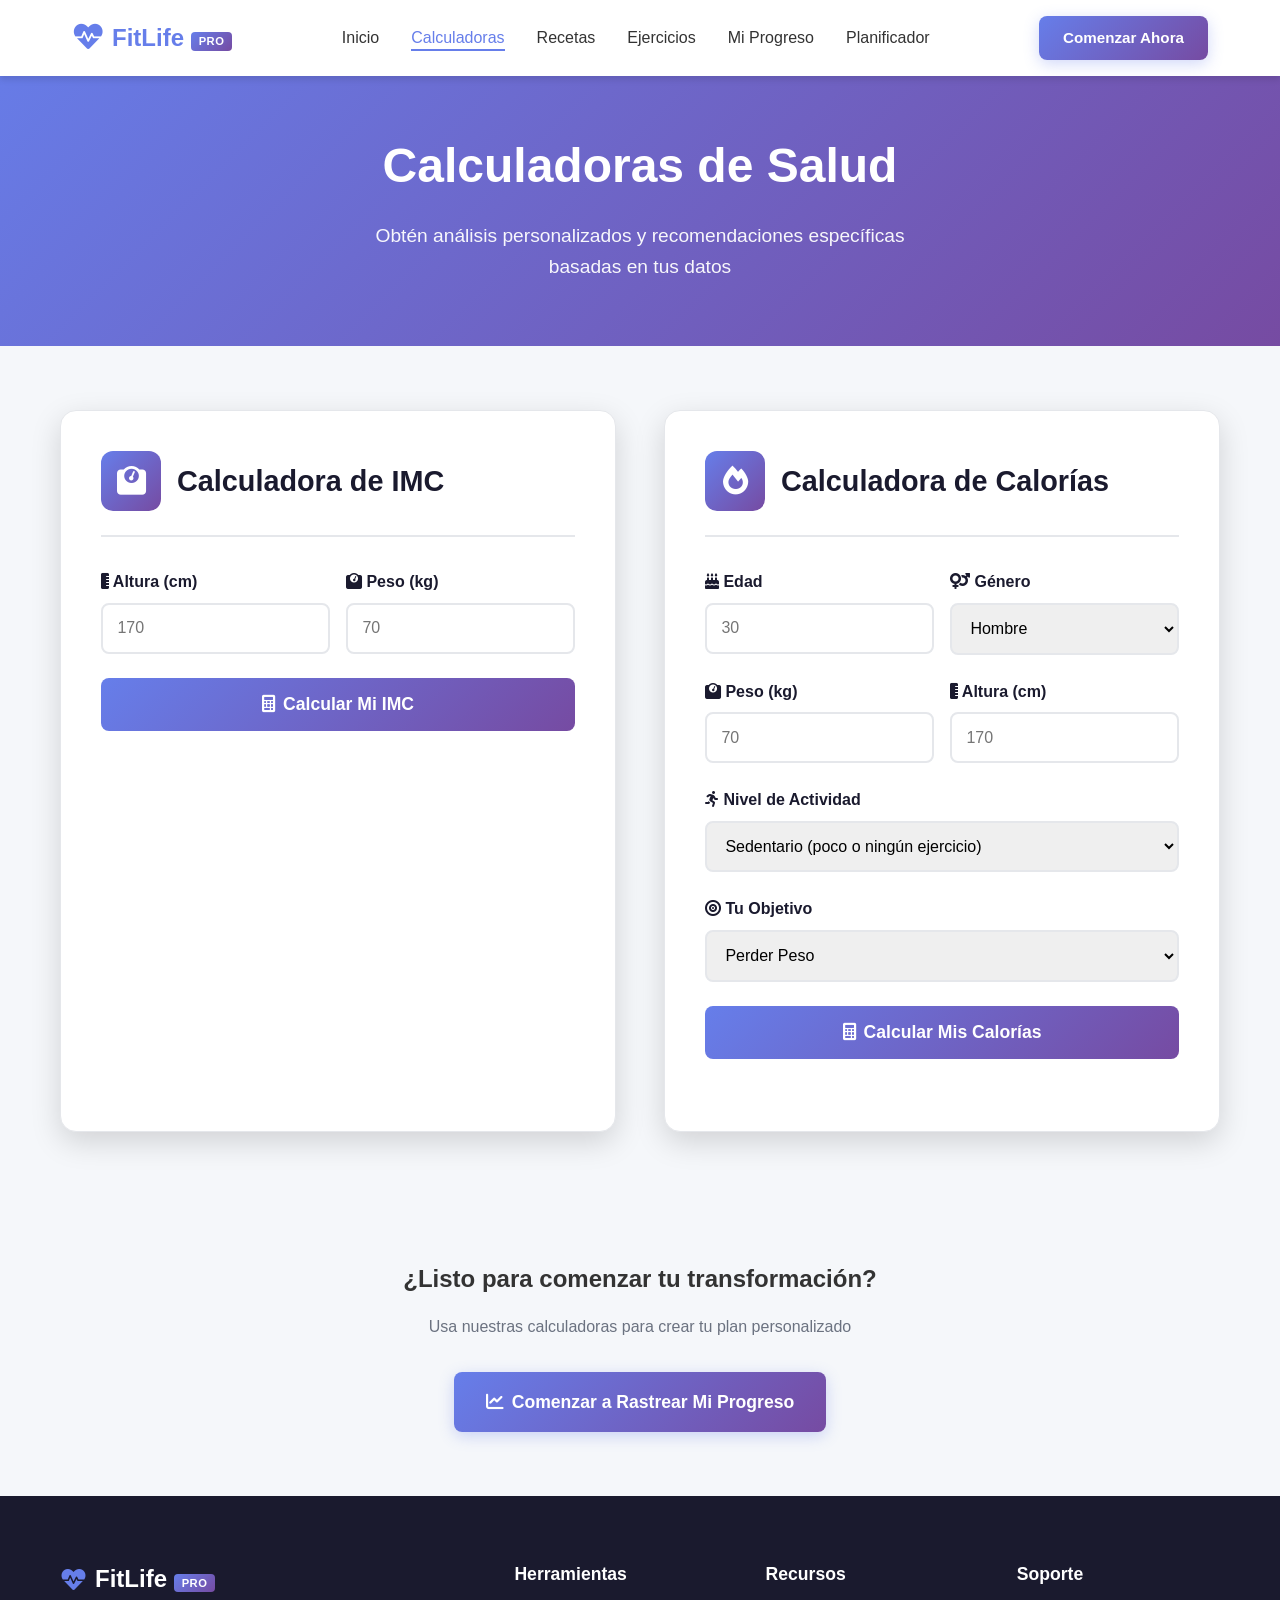
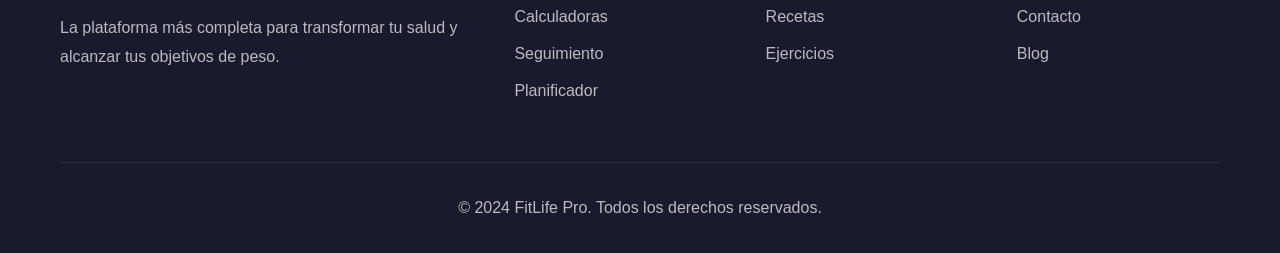
<file: calculators.html>
<!DOCTYPE html>
<html lang="es">
<head>
    <meta charset="UTF-8">
    <meta name="viewport" content="width=device-width, initial-scale=1.0">
    <title>Calculadoras de Salud - FitLife Pro</title>
    <link rel="stylesheet" href="https://cdnjs.cloudflare.com/ajax/libs/font-awesome/6.0.0/css/all.min.css">
    <style>
        /* ========================================
           FitLife Pro - Professional CSS
           ======================================== */

        /* Reset & Base */
        * {
            margin: 0;
            padding: 0;
            box-sizing: border-box;
        }

        :root {
            --primary: #667eea;
            --secondary: #764ba2;
            --accent: #f093fb;
            --success: #4caf50;
            --warning: #ff9800;
            --danger: #f5576c;
            --dark: #1a1a2e;
            --light: #f5f7fa;
            --text: #333;
            --text-light: #6b7280;
            --border: #e5e7eb;
            --shadow: 0 4px 6px rgba(0, 0, 0, 0.1);
            --shadow-lg: 0 10px 30px rgba(0, 0, 0, 0.15);
        }

        html {
            scroll-behavior: smooth;
            font-size: 16px;
        }

        body {
            font-family: -apple-system, BlinkMacSystemFont, 'Segoe UI', Roboto, 'Helvetica Neue', Arial, sans-serif;
            line-height: 1.6;
            color: var(--text);
            background: var(--light);
        }

        .container {
            max-width: 1200px;
            margin: 0 auto;
            padding: 0 20px;
        }

        /* ========================================
           Navigation
           ======================================== */
        .navbar {
            position: fixed;
            top: 0;
            left: 0;
            right: 0;
            background: white;
            box-shadow: var(--shadow);
            z-index: 1000;
            transition: all 0.3s ease;
        }

        .navbar.scrolled {
            box-shadow: var(--shadow-lg);
        }

        .nav-container {
            max-width: 1200px;
            margin: 0 auto;
            padding: 1rem 2rem;
            display: flex;
            justify-content: space-between;
            align-items: center;
        }

        .nav-logo {
            display: flex;
            align-items: center;
            gap: 0.5rem;
            font-size: 1.5rem;
            font-weight: 700;
            color: var(--primary);
        }

        .nav-logo i {
            font-size: 1.8rem;
        }

        .pro-badge {
            background: linear-gradient(135deg, var(--primary), var(--secondary));
            color: white;
            padding: 0.2rem 0.5rem;
            border-radius: 4px;
            font-size: 0.7rem;
            font-weight: 700;
            letter-spacing: 0.5px;
        }

        .nav-menu {
            display: flex;
            list-style: none;
            gap: 2rem;
        }

        .nav-menu a {
            color: var(--text);
            text-decoration: none;
            font-weight: 500;
            transition: color 0.3s;
            position: relative;
        }

        .nav-menu a:after {
            content: '';
            position: absolute;
            bottom: -5px;
            left: 0;
            width: 0;
            height: 2px;
            background: var(--primary);
            transition: width 0.3s;
        }

        .nav-menu a:hover,
        .nav-menu a.active {
            color: var(--primary);
        }

        .nav-menu a:hover:after,
        .nav-menu a.active:after {
            width: 100%;
        }

        .nav-cta .btn-primary {
            padding: 0.6rem 1.5rem;
            font-size: 0.95rem;
        }

        .hamburger {
            display: none;
            flex-direction: column;
            cursor: pointer;
            gap: 4px;
        }

        .hamburger span {
            width: 25px;
            height: 3px;
            background: var(--primary);
            border-radius: 2px;
            transition: all 0.3s;
        }

        /* ========================================
           Buttons
           ======================================== */
        .btn-primary,
        .btn-secondary,
        .btn-outline {
            display: inline-flex;
            align-items: center;
            gap: 0.5rem;
            padding: 0.75rem 1.5rem;
            border-radius: 8px;
            font-weight: 600;
            text-decoration: none;
            transition: all 0.3s ease;
            cursor: pointer;
            border: none;
            font-size: 1rem;
        }

        .btn-primary {
            background: linear-gradient(135deg, var(--primary), var(--secondary));
            color: white;
            box-shadow: 0 4px 15px rgba(102, 126, 234, 0.3);
        }

        .btn-primary:hover {
            transform: translateY(-2px);
            box-shadow: 0 6px 20px rgba(102, 126, 234, 0.4);
        }

        .btn-large {
            padding: 1rem 2rem;
            font-size: 1.1rem;
        }

        /* ========================================
           Footer
           ======================================== */
        .footer {
            background: var(--dark);
            color: white;
            padding: 4rem 0 2rem;
        }

        .footer-grid {
            display: grid;
            grid-template-columns: 2fr 1fr 1fr 1fr;
            gap: 3rem;
            margin-bottom: 3rem;
        }

        .footer-logo {
            display: flex;
            align-items: center;
            gap: 0.5rem;
            font-size: 1.5rem;
            font-weight: 700;
            margin-bottom: 1rem;
        }

        .footer-logo i {
            color: var(--primary);
        }

        .footer-col p {
            color: rgba(255, 255, 255, 0.7);
            line-height: 1.8;
            margin-bottom: 1.5rem;
        }

        .footer-col h4 {
            margin-bottom: 1rem;
            font-size: 1.1rem;
        }

        .footer-col ul {
            list-style: none;
        }

        .footer-col ul li {
            margin-bottom: 0.7rem;
        }

        .footer-col ul a {
            color: rgba(255, 255, 255, 0.7);
            text-decoration: none;
            transition: color 0.3s;
        }

        .footer-col ul a:hover {
            color: white;
        }

        .footer-bottom {
            padding-top: 2rem;
            border-top: 1px solid rgba(255, 255, 255, 0.1);
            text-align: center;
        }

        .footer-bottom p {
            color: rgba(255, 255, 255, 0.7);
        }

        /* ========================================
           Responsive Design
           ======================================== */
        @media (max-width: 968px) {
            .nav-menu {
                position: fixed;
                left: -100%;
                top: 70px;
                flex-direction: column;
                background: white;
                width: 100%;
                text-align: center;
                transition: 0.3s;
                box-shadow: var(--shadow-lg);
                padding: 2rem 0;
            }

            .nav-menu.active {
                left: 0;
            }

            .hamburger {
                display: flex;
            }

            .nav-cta {
                display: none;
            }

            .footer-grid {
                grid-template-columns: 1fr;
            }
        }

        /* Calculator Page Specific Styles */
        /* Calculator Page Specific Styles */
        .calculator-hero {
            background: linear-gradient(135deg, var(--primary) 0%, var(--secondary) 100%);
            color: white;
            padding: 8rem 2rem 4rem;
            text-align: center;
        }

        .calculator-hero h1 {
            font-size: 3rem;
            margin-bottom: 1rem;
        }

        .calculator-hero p {
            font-size: 1.2rem;
            opacity: 0.95;
            max-width: 600px;
            margin: 0 auto;
        }

        .calculator-grid {
            display: grid;
            grid-template-columns: repeat(auto-fit, minmax(500px, 1fr));
            gap: 3rem;
            padding: 4rem 0;
        }

        .calculator-card {
            background: white;
            border-radius: 16px;
            padding: 2.5rem;
            box-shadow: var(--shadow-lg);
            border: 1px solid var(--border);
        }

        .calculator-header {
            display: flex;
            align-items: center;
            gap: 1rem;
            margin-bottom: 2rem;
            padding-bottom: 1.5rem;
            border-bottom: 2px solid var(--border);
        }

        .calculator-icon {
            width: 60px;
            height: 60px;
            border-radius: 12px;
            background: linear-gradient(135deg, var(--primary), var(--secondary));
            display: flex;
            align-items: center;
            justify-content: center;
            font-size: 1.8rem;
            color: white;
        }

        .calculator-header h3 {
            font-size: 1.8rem;
            color: var(--dark);
            margin: 0;
        }

        .input-group {
            margin-bottom: 1.5rem;
        }

        .input-group label {
            display: block;
            margin-bottom: 0.5rem;
            font-weight: 600;
            color: var(--dark);
        }

        .input-group input,
        .input-group select {
            width: 100%;
            padding: 0.9rem;
            border: 2px solid var(--border);
            border-radius: 8px;
            font-size: 1rem;
            transition: all 0.3s;
        }

        .input-group input:focus,
        .input-group select:focus {
            outline: none;
            border-color: var(--primary);
            box-shadow: 0 0 0 3px rgba(102, 126, 234, 0.1);
        }

        .input-row {
            display: grid;
            grid-template-columns: 1fr 1fr;
            gap: 1rem;
        }

        .calculate-btn {
            width: 100%;
            padding: 1rem;
            background: linear-gradient(135deg, var(--primary), var(--secondary));
            color: white;
            border: none;
            border-radius: 8px;
            font-size: 1.1rem;
            font-weight: 600;
            cursor: pointer;
            transition: all 0.3s;
            display: flex;
            align-items: center;
            justify-content: center;
            gap: 0.5rem;
        }

        .calculate-btn:hover {
            transform: translateY(-2px);
            box-shadow: 0 6px 20px rgba(102, 126, 234, 0.4);
        }

        .calculate-btn:active {
            transform: translateY(0);
        }

        /* Result Styles */
        .result-container {
            margin-top: 2rem;
            opacity: 0;
            max-height: 0;
            overflow: hidden;
            transition: all 0.5s ease;
        }

        .result-container.show {
            opacity: 1;
            max-height: 2000px;
        }

        .result-card {
            background: linear-gradient(135deg, #f5f7fa 0%, #ffffff 100%);
            border-radius: 12px;
            padding: 2rem;
            border: 2px solid var(--primary);
        }

        .result-header {
            display: flex;
            justify-content: space-between;
            align-items: center;
            margin-bottom: 2rem;
            flex-wrap: wrap;
            gap: 1rem;
        }

        .result-header h3 {
            font-size: 1.8rem;
            color: var(--dark);
            margin: 0;
        }

        .result-header span {
            font-size: 2.5rem;
            font-weight: 700;
        }

        .category-badge {
            padding: 0.5rem 1rem;
            border-radius: 50px;
            color: white;
            font-weight: 600;
            font-size: 0.9rem;
        }

        .analysis-section {
            display: grid;
            gap: 1.5rem;
            margin-top: 2rem;
        }

        .analysis-item {
            display: flex;
            gap: 1rem;
            padding: 1.5rem;
            background: white;
            border-radius: 10px;
            border-left: 4px solid var(--primary);
        }

        .analysis-item i {
            font-size: 1.5rem;
            color: var(--primary);
            margin-top: 0.2rem;
        }

        .analysis-item h4 {
            font-size: 1.1rem;
            color: var(--dark);
            margin-bottom: 0.5rem;
        }

        .analysis-item p {
            color: var(--text-light);
            line-height: 1.7;
            margin: 0;
        }

        .analysis-item.success {
            background: linear-gradient(135deg, #f0fdf4 0%, #dcfce7 100%);
            border-left-color: var(--success);
        }

        .analysis-item.success i {
            color: var(--success);
        }

        .calorie-breakdown {
            display: grid;
            gap: 1rem;
            margin: 2rem 0;
        }

        .calorie-item {
            display: flex;
            justify-content: space-between;
            padding: 1rem;
            background: white;
            border-radius: 8px;
        }

        .calorie-item.highlight {
            background: linear-gradient(135deg, var(--primary), var(--secondary));
            color: white;
            font-weight: 600;
        }

        .calorie-item .label {
            font-weight: 500;
        }

        .calorie-item .value {
            font-weight: 700;
            font-size: 1.1rem;
        }

        .analysis-tip {
            display: flex;
            gap: 1rem;
            padding: 1.5rem;
            background: linear-gradient(135deg, #fef3c7 0%, #fde68a 100%);
            border-radius: 10px;
            margin-top: 1.5rem;
        }

        .analysis-tip i {
            font-size: 1.5rem;
            color: #d97706;
        }

        .analysis-tip p {
            margin: 0;
            color: #78350f;
            line-height: 1.7;
        }

        /* Progress Bar */
        .progress-container {
            margin: 2rem 0;
        }

        .progress-label {
            display: flex;
            justify-content: space-between;
            margin-bottom: 0.5rem;
            font-weight: 600;
        }

        .progress-bar-wrapper {
            height: 30px;
            background: #e5e7eb;
            border-radius: 15px;
            overflow: hidden;
        }

        .progress-bar-fill {
            height: 100%;
            background: linear-gradient(90deg, var(--primary), var(--secondary));
            border-radius: 15px;
            display: flex;
            align-items: center;
            justify-content: flex-end;
            padding-right: 1rem;
            color: white;
            font-weight: 700;
            transition: width 1s ease;
        }

        /* Alert Styles */
        .alert {
            position: fixed;
            top: 100px;
            right: 20px;
            padding: 1rem 1.5rem;
            background: white;
            border-radius: 8px;
            box-shadow: var(--shadow-lg);
            display: flex;
            align-items: center;
            gap: 1rem;
            z-index: 2000;
            opacity: 0;
            transform: translateX(400px);
            transition: all 0.3s ease;
        }

        .alert.show {
            opacity: 1;
            transform: translateX(0);
        }

        .alert-error {
            border-left: 4px solid var(--danger);
        }

        .alert-error i {
            color: var(--danger);
        }

        .alert-success {
            border-left: 4px solid var(--success);
        }

        .alert-success i {
            color: var(--success);
        }

        @media (max-width: 968px) {
            .calculator-grid {
                grid-template-columns: 1fr;
            }

            .calculator-hero h1 {
                font-size: 2rem;
            }

            .input-row {
                grid-template-columns: 1fr;
            }
        }
    </style>
</head>
<body>
    <!-- Navigation -->
    <nav class="navbar">
        <div class="nav-container">
            <div class="nav-logo">
                <i class="fas fa-heartbeat"></i>
                <span>FitLife <span class="pro-badge">PRO</span></span>
            </div>
            <ul class="nav-menu">
                <li><a href="index.html">Inicio</a></li>
                <li><a href="calculators.html" class="active">Calculadoras</a></li>
                <li><a href="recipes.html">Recetas</a></li>
                <li><a href="exercises.html">Ejercicios</a></li>
                <li><a href="tracker.html">Mi Progreso</a></li>
                <li><a href="meal-planner.html">Planificador</a></li>
            </ul>
            <div class="nav-cta">
                <a href="tracker.html" class="btn-primary">Comenzar Ahora</a>
            </div>
            <div class="hamburger">
                <span></span>
                <span></span>
                <span></span>
            </div>
        </div>
    </nav>

    <!-- Hero Section -->
    <section class="calculator-hero">
        <div class="container">
            <h1>Calculadoras de Salud</h1>
            <p>Obtén análisis personalizados y recomendaciones específicas basadas en tus datos</p>
        </div>
    </section>

    <!-- Calculators -->
    <section>
        <div class="container">
            <div class="calculator-grid">
                <!-- BMI Calculator -->
                <div class="calculator-card">
                    <div class="calculator-header">
                        <div class="calculator-icon">
                            <i class="fas fa-weight"></i>
                        </div>
                        <h3>Calculadora de IMC</h3>
                    </div>

                    <div class="input-row">
                        <div class="input-group">
                            <label for="bmi-height">
                                <i class="fas fa-ruler-vertical"></i> Altura (cm)
                            </label>
                            <input type="number" id="bmi-height" placeholder="170" min="100" max="250">
                        </div>

                        <div class="input-group">
                            <label for="bmi-weight">
                                <i class="fas fa-weight"></i> Peso (kg)
                            </label>
                            <input type="number" id="bmi-weight" placeholder="70" min="30" max="300">
                        </div>
                    </div>

                    <button class="calculate-btn" onclick="calculateBMI()">
                        <i class="fas fa-calculator"></i>
                        Calcular Mi IMC
                    </button>

                    <div id="bmi-result" class="result-container"></div>
                </div>

                <!-- Calorie Calculator -->
                <div class="calculator-card">
                    <div class="calculator-header">
                        <div class="calculator-icon">
                            <i class="fas fa-fire"></i>
                        </div>
                        <h3>Calculadora de Calorías</h3>
                    </div>

                    <div class="input-row">
                        <div class="input-group">
                            <label for="cal-age">
                                <i class="fas fa-birthday-cake"></i> Edad
                            </label>
                            <input type="number" id="cal-age" placeholder="30" min="15" max="100">
                        </div>

                        <div class="input-group">
                            <label for="cal-gender">
                                <i class="fas fa-venus-mars"></i> Género
                            </label>
                            <select id="cal-gender">
                                <option value="male">Hombre</option>
                                <option value="female">Mujer</option>
                            </select>
                        </div>
                    </div>

                    <div class="input-row">
                        <div class="input-group">
                            <label for="cal-weight">
                                <i class="fas fa-weight"></i> Peso (kg)
                            </label>
                            <input type="number" id="cal-weight" placeholder="70" min="30" max="300">
                        </div>

                        <div class="input-group">
                            <label for="cal-height">
                                <i class="fas fa-ruler-vertical"></i> Altura (cm)
                            </label>
                            <input type="number" id="cal-height" placeholder="170" min="100" max="250">
                        </div>
                    </div>

                    <div class="input-group">
                        <label for="cal-activity">
                            <i class="fas fa-running"></i> Nivel de Actividad
                        </label>
                        <select id="cal-activity">
                            <option value="1.2">Sedentario (poco o ningún ejercicio)</option>
                            <option value="1.375">Ligero (ejercicio 1-3 días/semana)</option>
                            <option value="1.55">Moderado (ejercicio 3-5 días/semana)</option>
                            <option value="1.725">Activo (ejercicio 6-7 días/semana)</option>
                            <option value="1.9">Muy Activo (ejercicio intenso diario)</option>
                        </select>
                    </div>

                    <div class="input-group">
                        <label for="cal-goal">
                            <i class="fas fa-bullseye"></i> Tu Objetivo
                        </label>
                        <select id="cal-goal">
                            <option value="lose">Perder Peso</option>
                            <option value="maintain">Mantener Peso</option>
                            <option value="gain">Ganar Peso/Músculo</option>
                        </select>
                    </div>

                    <button class="calculate-btn" onclick="calculateCalories()">
                        <i class="fas fa-calculator"></i>
                        Calcular Mis Calorías
                    </button>

                    <div id="cal-result" class="result-container"></div>
                </div>
            </div>

            <!-- Call to Action -->
            <div style="text-align: center; margin: 4rem 0;">
                <h2 style="margin-bottom: 1rem;">¿Listo para comenzar tu transformación?</h2>
                <p style="color: var(--text-light); margin-bottom: 2rem;">
                    Usa nuestras calculadoras para crear tu plan personalizado
                </p>
                <a href="tracker.html" class="btn-large btn-primary">
                    <i class="fas fa-chart-line"></i>
                    Comenzar a Rastrear Mi Progreso
                </a>
            </div>
        </div>
    </section>

    <!-- Footer -->
    <footer class="footer">
        <div class="container">
            <div class="footer-grid">
                <div class="footer-col">
                    <div class="footer-logo">
                        <i class="fas fa-heartbeat"></i>
                        <span>FitLife <span class="pro-badge">PRO</span></span>
                    </div>
                    <p>La plataforma más completa para transformar tu salud y alcanzar tus objetivos de peso.</p>
                </div>

                <div class="footer-col">
                    <h4>Herramientas</h4>
                    <ul>
                        <li><a href="calculators.html">Calculadoras</a></li>
                        <li><a href="tracker.html">Seguimiento</a></li>
                        <li><a href="meal-planner.html">Planificador</a></li>
                    </ul>
                </div>

                <div class="footer-col">
                    <h4>Recursos</h4>
                    <ul>
                        <li><a href="recipes.html">Recetas</a></li>
                        <li><a href="exercises.html">Ejercicios</a></li>
                    </ul>
                </div>

                <div class="footer-col">
                    <h4>Soporte</h4>
                    <ul>
                        <li><a href="#">Contacto</a></li>
                        <li><a href="#">Blog</a></li>
                    </ul>
                </div>
            </div>

            <div class="footer-bottom">
                <p>&copy; 2024 FitLife Pro. Todos los derechos reservados.</p>
            </div>
        </div>
    </footer>

    <script>
        // ========================================
        // Mobile Menu Toggle
        // ========================================
        document.addEventListener('DOMContentLoaded', function() {
            const hamburger = document.querySelector('.hamburger');
            const navMenu = document.querySelector('.nav-menu');

            if (hamburger) {
                hamburger.addEventListener('click', () => {
                    navMenu.classList.toggle('active');
                    hamburger.classList.toggle('active');
                });
            }

            // Close menu when clicking on a link
            document.querySelectorAll('.nav-menu a').forEach(link => {
                link.addEventListener('click', () => {
                    navMenu.classList.remove('active');
                    hamburger.classList.remove('active');
                });
            });

            // Navbar scroll effect
            window.addEventListener('scroll', () => {
                const navbar = document.querySelector('.navbar');
                if (window.scrollY > 50) {
                    navbar.classList.add('scrolled');
                } else {
                    navbar.classList.remove('scrolled');
                }
            });
        });

        // ========================================
        // BMI Calculator with Personalized Analysis
        // ========================================
        function calculateBMI() {
            const height = parseFloat(document.getElementById('bmi-height').value);
            const weight = parseFloat(document.getElementById('bmi-weight').value);

            if (!height || !weight || height <= 0 || weight <= 0) {
                showAlert('Por favor ingresa valores válidos', 'error');
                return;
            }

            const heightM = height / 100;
            const bmi = weight / (heightM * heightM);

            const result = {
                bmi: bmi.toFixed(1),
                category: getBMICategory(bmi),
                color: getBMIColor(bmi),
                analysis: getBMIAnalysis(bmi, weight, height)
            };

            displayBMIResult(result);
        }

        function getBMICategory(bmi) {
            if (bmi < 18.5) return 'Bajo peso';
            if (bmi < 25) return 'Peso normal';
            if (bmi < 30) return 'Sobrepeso';
            return 'Obesidad';
        }

        function getBMIColor(bmi) {
            if (bmi < 18.5) return '#ff9800';
            if (bmi < 25) return '#4caf50';
            if (bmi < 30) return '#ff9800';
            return '#f44336';
        }

        function getBMIAnalysis(bmi, weight, height) {
            const heightM = height / 100;
            const normalBMIMin = 18.5;
            const normalBMIMax = 24.9;

            let analysis = {
                status: '',
                recommendation: '',
                targetWeight: '',
                message: ''
            };

            if (bmi < 18.5) {
                const targetWeight = normalBMIMin * (heightM * heightM);
                const diff = targetWeight - weight;
                analysis.status = 'Estás por debajo del peso saludable';
                analysis.recommendation = `Te sugerimos ganar aproximadamente ${diff.toFixed(1)} kg para alcanzar un IMC saludable.`;
                analysis.targetWeight = `Peso objetivo: ${targetWeight.toFixed(1)} kg`;
                analysis.message = 'Consulta con un nutricionista para un plan de ganancia de peso saludable.';
            } else if (bmi < 25) {
                analysis.status = '¡Excelente! Estás en tu peso ideal';
                analysis.recommendation = 'Mantén tu estilo de vida actual con ejercicio regular y alimentación balanceada.';
                analysis.targetWeight = `Rango saludable: ${(normalBMIMin * heightM * heightM).toFixed(1)} - ${(normalBMIMax * heightM * heightM).toFixed(1)} kg`;
                analysis.message = '¡Sigue así! Estás haciendo un gran trabajo.';
            } else if (bmi < 30) {
                const targetWeight = normalBMIMax * (heightM * heightM);
                const diff = weight - targetWeight;
                analysis.status = 'Tienes sobrepeso';
                analysis.recommendation = `Te faltan ${diff.toFixed(1)} kg para salir del sobrepeso y entrar en rango normal.`;
                analysis.targetWeight = `Peso objetivo: ${targetWeight.toFixed(1)} kg`;
                analysis.message = 'Con un déficit calórico moderado de 500 cal/día, podrías alcanzar tu objetivo en ' + Math.ceil(diff / 0.5) + ' semanas.';
            } else {
                const targetWeight = normalBMIMax * (heightM * heightM);
                const diff = weight - targetWeight;
                analysis.status = 'Obesidad - Es importante tomar acción';
                analysis.recommendation = `Necesitas perder aproximadamente ${diff.toFixed(1)} kg para alcanzar un peso saludable.`;
                analysis.targetWeight = `Peso objetivo: ${targetWeight.toFixed(1)} kg`;
                analysis.message = 'Te recomendamos consultar con un profesional de la salud. Con un plan adecuado, podrías alcanzar tu objetivo en ' + Math.ceil(diff / 0.5) + ' semanas.';
            }

            return analysis;
        }

        function displayBMIResult(result) {
            const resultDiv = document.getElementById('bmi-result');
            resultDiv.innerHTML = `
                <div class="result-card">
                    <div class="result-header">
                        <h3>Tu IMC: <span style="color: ${result.color}">${result.bmi}</span></h3>
                        <span class="category-badge" style="background: ${result.color}">${result.category}</span>
                    </div>
                    <div class="analysis-section">
                        <div class="analysis-item">
                            <i class="fas fa-info-circle"></i>
                            <div>
                                <h4>Estado Actual</h4>
                                <p>${result.analysis.status}</p>
                            </div>
                        </div>
                        <div class="analysis-item">
                            <i class="fas fa-bullseye"></i>
                            <div>
                                <h4>Recomendación</h4>
                                <p>${result.analysis.recommendation}</p>
                            </div>
                        </div>
                        <div class="analysis-item">
                            <i class="fas fa-weight"></i>
                            <div>
                                <h4>Objetivo</h4>
                                <p>${result.analysis.targetWeight}</p>
                            </div>
                        </div>
                        <div class="analysis-item success">
                            <i class="fas fa-lightbulb"></i>
                            <div>
                                <h4>Plan de Acción</h4>
                                <p>${result.analysis.message}</p>
                            </div>
                        </div>
                    </div>
                </div>
            `;
            resultDiv.classList.add('show');
            resultDiv.scrollIntoView({ behavior: 'smooth', block: 'nearest' });
        }

        // ========================================
        // Calorie Calculator
        // ========================================
        function calculateCalories() {
            const age = parseFloat(document.getElementById('cal-age').value);
            const gender = document.getElementById('cal-gender').value;
            const weight = parseFloat(document.getElementById('cal-weight').value);
            const height = parseFloat(document.getElementById('cal-height').value);
            const activity = parseFloat(document.getElementById('cal-activity').value);
            const goal = document.getElementById('cal-goal').value;

            if (!age || !weight || !height) {
                showAlert('Por favor completa todos los campos', 'error');
                return;
            }

            // Mifflin-St Jeor Equation
            let bmr;
            if (gender === 'male') {
                bmr = 10 * weight + 6.25 * height - 5 * age + 5;
            } else {
                bmr = 10 * weight + 6.25 * height - 5 * age - 161;
            }

            const tdee = Math.round(bmr * activity);
            let targetCalories, weeklyWeightChange;

            if (goal === 'lose') {
                targetCalories = Math.round(tdee - 500);
                weeklyWeightChange = -0.5;
            } else if (goal === 'gain') {
                targetCalories = Math.round(tdee + 300);
                weeklyWeightChange = 0.25;
            } else {
                targetCalories = tdee;
                weeklyWeightChange = 0;
            }

            displayCalorieResult({
                tdee,
                targetCalories,
                bmr: Math.round(bmr),
                weeklyWeightChange,
                goal
            });
        }

        function displayCalorieResult(result) {
            const resultDiv = document.getElementById('cal-result');
            const goalText = {
                'lose': 'Perder Peso',
                'maintain': 'Mantener Peso',
                'gain': 'Ganar Peso'
            };

            resultDiv.innerHTML = `
                <div class="result-card">
                    <div class="result-header">
                        <h3>Tu Plan Calórico: <span class="text-primary">${result.targetCalories}</span> cal/día</h3>
                        <span class="category-badge" style="background: linear-gradient(135deg, var(--primary), var(--secondary))">${goalText[result.goal]}</span>
                    </div>
                    <div class="calorie-breakdown">
                        <div class="calorie-item">
                            <span class="label">Metabolismo Basal (BMR)</span>
                            <span class="value">${result.bmr} cal</span>
                        </div>
                        <div class="calorie-item">
                            <span class="label">Gasto Total Diario (TDEE)</span>
                            <span class="value">${result.tdee} cal</span>
                        </div>
                        <div class="calorie-item highlight">
                            <span class="label">Calorías Objetivo</span>
                            <span class="value">${result.targetCalories} cal</span>
                        </div>
                        <div class="calorie-item">
                            <span class="label">Cambio Semanal Esperado</span>
                            <span class="value">${result.weeklyWeightChange > 0 ? '+' : ''}${result.weeklyWeightChange} kg</span>
                        </div>
                    </div>
                    <div class="analysis-tip">
                        <i class="fas fa-info-circle"></i>
                        <p><strong>Consejo:</strong> ${getCalorieTip(result.goal)}</p>
                    </div>
                </div>
            `;
            resultDiv.classList.add('show');
            resultDiv.scrollIntoView({ behavior: 'smooth', block: 'nearest' });
        }

        function getCalorieTip(goal) {
            const tips = {
                'lose': 'Para perder peso de forma saludable, mantén un déficit de 500 calorías diarias. Combina con ejercicio para mejores resultados.',
                'maintain': 'Mantén tu ingesta calórica estable y continúa con ejercicio regular para preservar tu peso actual.',
                'gain': 'Aumenta tu ingesta con alimentos nutritivos y combina con entrenamiento de fuerza para ganar masa muscular.'
            };
            return tips[goal];
        }

        // ========================================
        // Alert System
        // ========================================
        function showAlert(message, type = 'info') {
            const alert = document.createElement('div');
            alert.className = `alert alert-${type}`;
            alert.innerHTML = `
                <i class="fas fa-${type === 'error' ? 'exclamation-circle' : 'info-circle'}"></i>
                <span>${message}</span>
            `;
            document.body.appendChild(alert);

            setTimeout(() => {
                alert.classList.add('show');
            }, 100);

            setTimeout(() => {
                alert.classList.remove('show');
                setTimeout(() => alert.remove(), 300);
            }, 3000);
        }

        console.log('🏋️ FitLife Pro Calculadoras - Cargado correctamente!');
    </script>
</body>
</html>
</file>
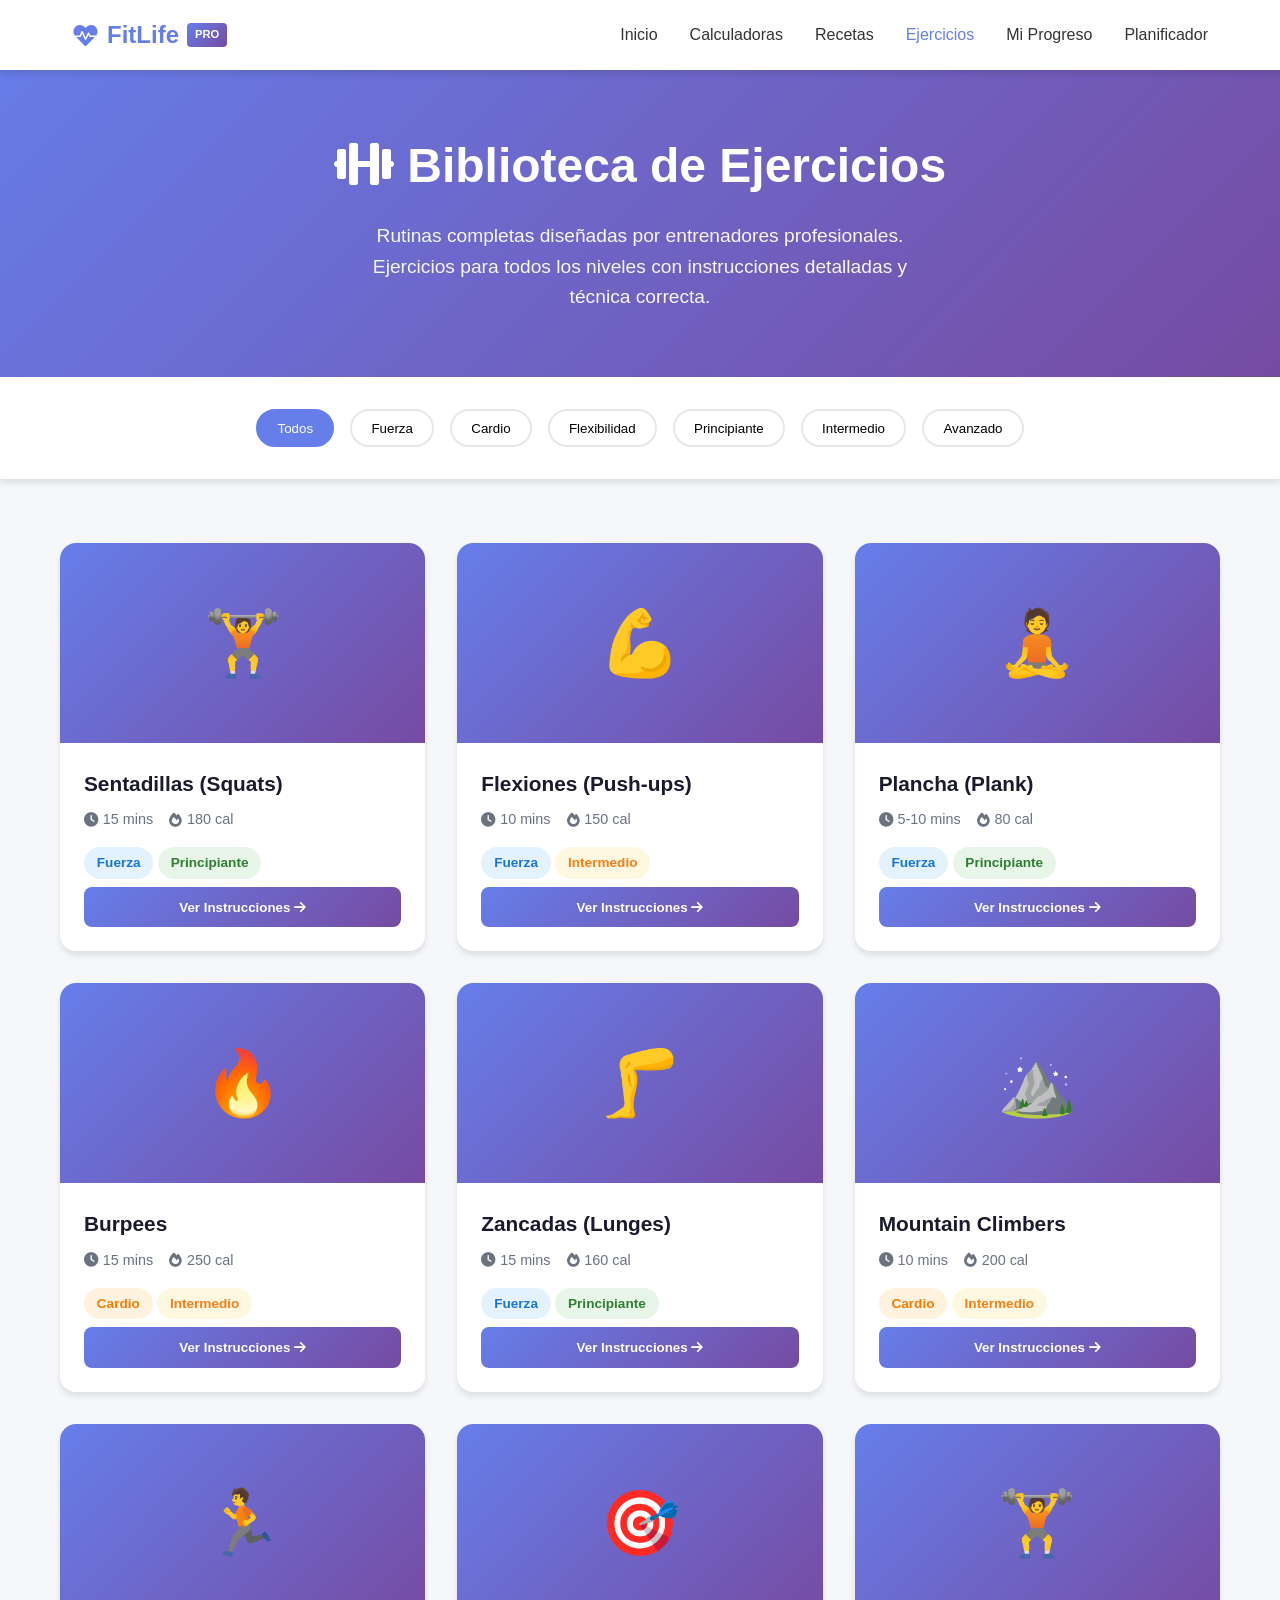
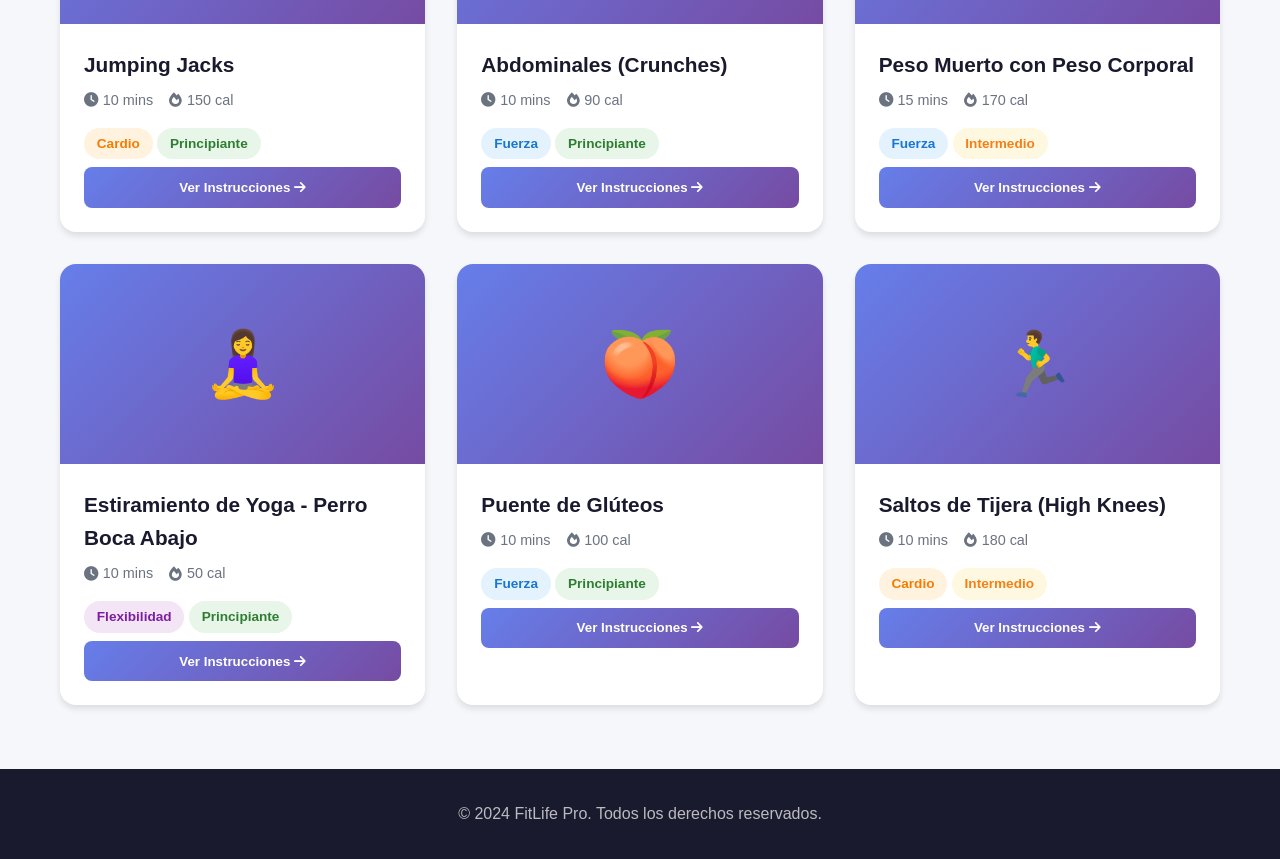
<file: exercises.html>
<!DOCTYPE html>
<html lang="es">
<head>
    <meta charset="UTF-8">
    <meta name="viewport" content="width=device-width, initial-scale=1.0">
    <title>Ejercicios - FitLife Pro</title>
    <link rel="stylesheet" href="https://cdnjs.cloudflare.com/ajax/libs/font-awesome/6.0.0/css/all.min.css">
    <style>
        * {
            margin: 0;
            padding: 0;
            box-sizing: border-box;
        }

        :root {
            --primary: #667eea;
            --secondary: #764ba2;
            --success: #4caf50;
            --warning: #ff9800;
            --danger: #f5576c;
            --dark: #1a1a2e;
            --light: #f5f7fa;
            --text: #333;
            --text-light: #6b7280;
            --border: #e5e7eb;
            --shadow: 0 4px 6px rgba(0, 0, 0, 0.1);
            --shadow-lg: 0 10px 30px rgba(0, 0, 0, 0.15);
        }

        html {
            scroll-behavior: smooth;
        }

        body {
            font-family: -apple-system, BlinkMacSystemFont, 'Segoe UI', Roboto, 'Helvetica Neue', Arial, sans-serif;
            line-height: 1.6;
            color: var(--text);
            background: var(--light);
        }

        .container {
            max-width: 1200px;
            margin: 0 auto;
            padding: 0 20px;
        }

        /* Navigation */
        .navbar {
            position: fixed;
            top: 0;
            left: 0;
            right: 0;
            background: white;
            box-shadow: var(--shadow);
            z-index: 1000;
        }

        .nav-container {
            max-width: 1200px;
            margin: 0 auto;
            padding: 1rem 2rem;
            display: flex;
            justify-content: space-between;
            align-items: center;
        }

        .nav-logo {
            display: flex;
            align-items: center;
            gap: 0.5rem;
            font-size: 1.5rem;
            font-weight: 700;
            color: var(--primary);
            text-decoration: none;
        }

        .pro-badge {
            background: linear-gradient(135deg, var(--primary), var(--secondary));
            color: white;
            padding: 0.2rem 0.5rem;
            border-radius: 4px;
            font-size: 0.7rem;
            font-weight: 700;
        }

        .nav-menu {
            display: flex;
            list-style: none;
            gap: 2rem;
        }

        .nav-menu a {
            color: var(--text);
            text-decoration: none;
            font-weight: 500;
            transition: color 0.3s;
        }

        .nav-menu a:hover,
        .nav-menu a.active {
            color: var(--primary);
        }

        /* Hero */
        .exercises-hero {
            background: linear-gradient(135deg, var(--primary) 0%, var(--secondary) 100%);
            color: white;
            padding: 8rem 0 4rem;
            text-align: center;
        }

        .exercises-hero h1 {
            font-size: 3rem;
            margin-bottom: 1rem;
        }

        .exercises-hero p {
            font-size: 1.2rem;
            opacity: 0.95;
            max-width: 600px;
            margin: 0 auto;
        }

        /* Filters */
        .filters {
            background: white;
            padding: 2rem 0;
            box-shadow: var(--shadow);
            position: sticky;
            top: 70px;
            z-index: 100;
        }

        .filter-container {
            display: flex;
            gap: 1rem;
            flex-wrap: wrap;
            justify-content: center;
        }

        .filter-btn {
            padding: 0.6rem 1.2rem;
            border: 2px solid var(--border);
            background: white;
            border-radius: 50px;
            cursor: pointer;
            transition: all 0.3s;
            font-weight: 500;
        }

        .filter-btn:hover,
        .filter-btn.active {
            background: var(--primary);
            color: white;
            border-color: var(--primary);
        }

        /* Exercises Section */
        .exercises-section {
            padding: 4rem 0;
        }

        .exercises-grid {
            display: grid;
            grid-template-columns: repeat(auto-fill, minmax(350px, 1fr));
            gap: 2rem;
        }

        .exercise-card {
            background: white;
            border-radius: 16px;
            overflow: hidden;
            box-shadow: var(--shadow);
            transition: all 0.3s;
            cursor: pointer;
        }

        .exercise-card:hover {
            transform: translateY(-5px);
            box-shadow: var(--shadow-lg);
        }

        .exercise-image {
            width: 100%;
            height: 200px;
            background: linear-gradient(135deg, var(--primary), var(--secondary));
            display: flex;
            align-items: center;
            justify-content: center;
            font-size: 4rem;
            color: white;
        }

        .exercise-content {
            padding: 1.5rem;
        }

        .exercise-title {
            font-size: 1.3rem;
            margin-bottom: 0.5rem;
            color: var(--dark);
        }

        .exercise-meta {
            display: flex;
            gap: 1rem;
            flex-wrap: wrap;
            margin-bottom: 1rem;
            font-size: 0.9rem;
            color: var(--text-light);
        }

        .meta-item {
            display: flex;
            align-items: center;
            gap: 0.3rem;
        }

        .badge {
            padding: 0.3rem 0.8rem;
            border-radius: 50px;
            font-size: 0.85rem;
            font-weight: 600;
            display: inline-block;
            margin-bottom: 0.5rem;
        }

        .badge-strength {
            background: #e3f2fd;
            color: #1976d2;
        }

        .badge-cardio {
            background: #fff3e0;
            color: #f57c00;
        }

        .badge-flexibility {
            background: #f3e5f5;
            color: #7b1fa2;
        }

        .badge-beginner {
            background: #e8f5e9;
            color: #2e7d32;
        }

        .badge-intermediate {
            background: #fff8e1;
            color: #f57f17;
        }

        .badge-advanced {
            background: #ffebee;
            color: #c62828;
        }

        .btn-view-exercise {
            width: 100%;
            padding: 0.8rem;
            background: linear-gradient(135deg, var(--primary), var(--secondary));
            color: white;
            border: none;
            border-radius: 8px;
            font-weight: 600;
            cursor: pointer;
            transition: transform 0.2s;
        }

        .btn-view-exercise:hover {
            transform: scale(1.02);
        }

        /* Modal */
        .modal {
            display: none;
            position: fixed;
            top: 0;
            left: 0;
            width: 100%;
            height: 100%;
            background: rgba(0, 0, 0, 0.8);
            z-index: 2000;
            overflow-y: auto;
            padding: 2rem;
        }

        .modal.active {
            display: flex;
            align-items: flex-start;
            justify-content: center;
        }

        .modal-content {
            background: white;
            border-radius: 16px;
            max-width: 900px;
            width: 100%;
            margin: 2rem auto;
            position: relative;
        }

        .modal-close {
            position: absolute;
            top: 1rem;
            right: 1rem;
            background: white;
            border: none;
            width: 40px;
            height: 40px;
            border-radius: 50%;
            cursor: pointer;
            font-size: 1.5rem;
            box-shadow: var(--shadow);
            z-index: 10;
        }

        .modal-header {
            background: linear-gradient(135deg, var(--primary), var(--secondary));
            color: white;
            padding: 3rem 2rem;
            text-align: center;
        }

        .modal-icon {
            font-size: 5rem;
            margin-bottom: 1rem;
        }

        .modal-body {
            padding: 2rem;
        }

        .modal-title {
            font-size: 2rem;
            margin-bottom: 1rem;
        }

        .info-grid {
            display: grid;
            grid-template-columns: repeat(3, 1fr);
            gap: 1rem;
            margin: 2rem 0;
            padding: 1.5rem;
            background: var(--light);
            border-radius: 12px;
        }

        .info-item {
            text-align: center;
        }

        .info-label {
            font-size: 0.9rem;
            color: var(--text-light);
            margin-bottom: 0.3rem;
        }

        .info-value {
            font-size: 1.3rem;
            font-weight: 700;
            color: var(--primary);
        }

        .section-title {
            font-size: 1.3rem;
            margin: 2rem 0 1rem;
            color: var(--dark);
            display: flex;
            align-items: center;
            gap: 0.5rem;
        }

        .instructions-list {
            counter-reset: step-counter;
            list-style: none;
            padding: 0;
        }

        .instructions-list li {
            counter-increment: step-counter;
            padding: 1rem;
            margin-bottom: 1rem;
            background: var(--light);
            border-radius: 8px;
            position: relative;
            padding-left: 4rem;
        }

        .instructions-list li:before {
            content: counter(step-counter);
            position: absolute;
            left: 1rem;
            top: 1rem;
            width: 35px;
            height: 35px;
            background: linear-gradient(135deg, var(--primary), var(--secondary));
            color: white;
            border-radius: 50%;
            display: flex;
            align-items: center;
            justify-content: center;
            font-weight: 700;
        }

        .tips-box {
            background: #e8f5e9;
            padding: 1.5rem;
            border-radius: 12px;
            border-left: 4px solid var(--success);
            margin-top: 1rem;
        }

        .tips-box ul {
            margin-left: 1.5rem;
        }

        .tips-box li {
            padding: 0.3rem 0;
        }

        .warning-box {
            background: #fff3e0;
            padding: 1.5rem;
            border-radius: 12px;
            border-left: 4px solid var(--warning);
            margin-top: 1rem;
        }

        /* Footer */
        .footer {
            background: var(--dark);
            color: white;
            padding: 2rem 0;
            text-align: center;
        }

        .footer p {
            color: rgba(255, 255, 255, 0.7);
        }

        /* Responsive */
        @media (max-width: 768px) {
            .exercises-hero h1 {
                font-size: 2rem;
            }

            .exercises-grid {
                grid-template-columns: 1fr;
            }

            .info-grid {
                grid-template-columns: 1fr;
            }
        }
    </style>
</head>
<body>
    <!-- Navigation -->
    <nav class="navbar">
        <div class="nav-container">
            <a href="index.html" class="nav-logo">
                <i class="fas fa-heartbeat"></i>
                FitLife <span class="pro-badge">PRO</span>
            </a>
            <ul class="nav-menu">
                <li><a href="index.html">Inicio</a></li>
                <li><a href="calculators.html">Calculadoras</a></li>
                <li><a href="recipes.html">Recetas</a></li>
                <li><a href="exercises.html" class="active">Ejercicios</a></li>
                <li><a href="tracker.html">Mi Progreso</a></li>
                <li><a href="meal-planner.html">Planificador</a></li>
            </ul>
        </div>
    </nav>

    <!-- Hero -->
    <section class="exercises-hero">
        <div class="container">
            <h1><i class="fas fa-dumbbell"></i> Biblioteca de Ejercicios</h1>
            <p>Rutinas completas diseñadas por entrenadores profesionales. Ejercicios para todos los niveles con instrucciones detalladas y técnica correcta.</p>
        </div>
    </section>

    <!-- Filters -->
    <section class="filters">
        <div class="container">
            <div class="filter-container">
                <button class="filter-btn active" data-filter="all">Todos</button>
                <button class="filter-btn" data-filter="strength">Fuerza</button>
                <button class="filter-btn" data-filter="cardio">Cardio</button>
                <button class="filter-btn" data-filter="flexibility">Flexibilidad</button>
                <button class="filter-btn" data-filter="beginner">Principiante</button>
                <button class="filter-btn" data-filter="intermediate">Intermedio</button>
                <button class="filter-btn" data-filter="advanced">Avanzado</button>
            </div>
        </div>
    </section>

    <!-- Exercises Grid -->
    <section class="exercises-section">
        <div class="container">
            <div class="exercises-grid" id="exercisesGrid">
                <!-- Exercises will be loaded here -->
            </div>
        </div>
    </section>

    <!-- Exercise Modal -->
    <div class="modal" id="exerciseModal">
        <div class="modal-content">
            <button class="modal-close" onclick="closeModal()"><i class="fas fa-times"></i></button>
            <div id="modalContent">
                <!-- Exercise details will be loaded here -->
            </div>
        </div>
    </div>

    <!-- Footer -->
    <footer class="footer">
        <div class="container">
            <p>&copy; 2024 FitLife Pro. Todos los derechos reservados.</p>
        </div>
    </footer>

    <script>
        // Exercise Data
        const exercises = [
            {
                id: 1,
                name: "Sentadillas (Squats)",
                icon: "🏋️",
                type: "strength",
                level: "beginner",
                duration: "15 mins",
                sets: "3-4",
                reps: "12-15",
                calories: 180,
                equipment: "Ninguno",
                muscles: ["Cuádriceps", "Glúteos", "Isquiotibiales"],
                instructions: [
                    "Párate con los pies separados al ancho de los hombros.",
                    "Mantén el pecho erguido y la mirada al frente.",
                    "Flexiona las rodillas y baja las caderas como si te fueras a sentar en una silla.",
                    "Desciende hasta que los muslos estén paralelos al suelo (o hasta donde puedas sin dolor).",
                    "Mantén las rodillas alineadas con los dedos de los pies, sin que sobrepasen.",
                    "Empuja con los talones para volver a la posición inicial.",
                    "Contrae los glúteos en la parte superior del movimiento."
                ],
                tips: [
                    "Mantén el core activado durante todo el ejercicio",
                    "No dejes que las rodillas colapsen hacia adentro",
                    "Respira: inhala al bajar, exhala al subir",
                    "Empieza con peso corporal antes de agregar resistencia"
                ],
                warnings: [
                    "Si tienes lesiones en las rodillas, consulta con un profesional antes",
                    "No redondees la espalda baja durante el movimiento"
                ]
            },
            {
                id: 2,
                name: "Flexiones (Push-ups)",
                icon: "💪",
                type: "strength",
                level: "intermediate",
                duration: "10 mins",
                sets: "3-4",
                reps: "10-15",
                calories: 150,
                equipment: "Ninguno",
                muscles: ["Pectorales", "Tríceps", "Hombros", "Core"],
                instructions: [
                    "Colócate en posición de plancha con las manos separadas al ancho de los hombros.",
                    "Mantén el cuerpo en línea recta desde la cabeza hasta los talones.",
                    "Activa el core y los glúteos para mantener la posición.",
                    "Flexiona los codos y baja el cuerpo hasta que el pecho casi toque el suelo.",
                    "Mantén los codos cerca del cuerpo (aproximadamente 45 grados).",
                    "Empuja con fuerza para volver a la posición inicial.",
                    "Mantén la cabeza en posición neutral, mirando al suelo."
                ],
                tips: [
                    "Si es muy difícil, empieza con flexiones de rodillas",
                    "Mantén el core apretado todo el tiempo",
                    "No dejes caer las caderas ni levantes los glúteos",
                    "Progresa gradualmente antes de intentar variaciones"
                ],
                warnings: [
                    "No permitas que tu espalda baja se arquee",
                    "Si sientes dolor en las muñecas, usa barras de flexión"
                ]
            },
            {
                id: 3,
                name: "Plancha (Plank)",
                icon: "🧘",
                type: "strength",
                level: "beginner",
                duration: "5-10 mins",
                sets: "3-4",
                reps: "30-60 seg",
                calories: 80,
                equipment: "Ninguno",
                muscles: ["Core", "Abdominales", "Espalda baja"],
                instructions: [
                    "Colócate boca abajo en el suelo.",
                    "Apóyate en los antebrazos y dedos de los pies.",
                    "Los codos deben estar directamente debajo de los hombros.",
                    "Levanta el cuerpo del suelo, formando una línea recta.",
                    "Mantén el core activado, apretando el abdomen.",
                    "No dejes caer las caderas ni levantes los glúteos.",
                    "Mantén la posición respirando normalmente."
                ],
                tips: [
                    "Mira un punto en el suelo para mantener el cuello neutral",
                    "Aprieta los glúteos para proteger la espalda baja",
                    "Empieza con 20 segundos y aumenta gradualmente",
                    "Descansa 30-60 segundos entre series"
                ],
                warnings: [
                    "No aguantes la respiración",
                    "Si tienes dolor lumbar, modifica la posición o descansa"
                ]
            },
            {
                id: 4,
                name: "Burpees",
                icon: "🔥",
                type: "cardio",
                level: "intermediate",
                duration: "15 mins",
                sets: "3-4",
                reps: "8-12",
                calories: 250,
                equipment: "Ninguno",
                muscles: ["Todo el cuerpo"],
                instructions: [
                    "Párate con los pies separados al ancho de los hombros.",
                    "Baja en sentadilla y coloca las manos en el suelo.",
                    "Salta los pies hacia atrás para quedar en posición de plancha.",
                    "Realiza una flexión (opcional para principiantes).",
                    "Salta los pies de regreso hacia las manos.",
                    "Explota hacia arriba con un salto, extendiendo los brazos sobre la cabeza.",
                    "Aterriza suavemente y repite el movimiento."
                ],
                tips: [
                    "Mantén el core activado durante todo el movimiento",
                    "Aterriza suavemente para proteger las articulaciones",
                    "Modifica el ejercicio eliminando el salto si es necesario",
                    "Mantén un ritmo constante, no sacrifiques la forma por velocidad"
                ],
                warnings: [
                    "Alto impacto - no recomendado si tienes lesiones en rodillas o tobillos",
                    "Calienta bien antes de hacer burpees"
                ]
            },
            {
                id: 5,
                name: "Zancadas (Lunges)",
                icon: "🦵",
                type: "strength",
                level: "beginner",
                duration: "15 mins",
                sets: "3-4",
                reps: "10-12 por pierna",
                calories: 160,
                equipment: "Ninguno",
                muscles: ["Cuádriceps", "Glúteos", "Isquiotibiales"],
                instructions: [
                    "Párate derecho con los pies juntos.",
                    "Da un paso grande hacia adelante con una pierna.",
                    "Baja las caderas hasta que ambas rodillas estén flexionadas a 90 grados.",
                    "La rodilla delantera debe estar alineada con el tobillo.",
                    "La rodilla trasera debe casi tocar el suelo.",
                    "Empuja con el talón delantero para volver a la posición inicial.",
                    "Alterna las piernas o completa todas las repeticiones con una pierna primero."
                ],
                tips: [
                    "Mantén el torso erguido durante todo el movimiento",
                    "No dejes que la rodilla delantera sobrepase los dedos del pie",
                    "Mantén el equilibrio enfocando la vista al frente",
                    "Agrega peso cuando domines la técnica"
                ],
                warnings: [
                    "Si tienes problemas de equilibrio, apóyate en una pared",
                    "No dejes que la rodilla delantera colapse hacia adentro"
                ]
            },
            {
                id: 6,
                name: "Mountain Climbers",
                icon: "⛰️",
                type: "cardio",
                level: "intermediate",
                duration: "10 mins",
                sets: "3-4",
                reps: "20-30 seg",
                calories: 200,
                equipment: "Ninguno",
                muscles: ["Core", "Hombros", "Piernas"],
                instructions: [
                    "Comienza en posición de plancha alta con brazos extendidos.",
                    "Las manos deben estar directamente debajo de los hombros.",
                    "Mantén el core activado y el cuerpo en línea recta.",
                    "Lleva la rodilla derecha hacia el pecho rápidamente.",
                    "Regresa la pierna derecha a la posición inicial.",
                    "Inmediatamente lleva la rodilla izquierda hacia el pecho.",
                    "Alterna las piernas rápidamente, como si estuvieras corriendo en el lugar."
                ],
                tips: [
                    "Mantén las caderas bajas y estables",
                    "No rebotes - movimiento controlado",
                    "Respira de manera constante durante el ejercicio",
                    "Empieza lento y aumenta la velocidad gradualmente"
                ],
                warnings: [
                    "No dejes que las caderas suban demasiado",
                    "Si tienes problemas de muñeca, usa barras de flexión"
                ]
            },
            {
                id: 7,
                name: "Jumping Jacks",
                icon: "🏃",
                type: "cardio",
                level: "beginner",
                duration: "10 mins",
                sets: "3-4",
                reps: "30-60 seg",
                calories: 150,
                equipment: "Ninguno",
                muscles: ["Todo el cuerpo", "Sistema cardiovascular"],
                instructions: [
                    "Párate derecho con los pies juntos y los brazos a los lados.",
                    "Salta y separa los pies más allá del ancho de los hombros.",
                    "Al mismo tiempo, levanta los brazos sobre la cabeza.",
                    "Salta de nuevo y vuelve a juntar los pies.",
                    "Baja los brazos a los lados al mismo tiempo.",
                    "Mantén un ritmo constante y respiración regular.",
                    "Continúa el movimiento de manera fluida."
                ],
                tips: [
                    "Aterriza suavemente sobre las puntas de los pies",
                    "Mantén las rodillas ligeramente flexionadas",
                    "Perfecto ejercicio de calentamiento",
                    "Aumenta la velocidad gradualmente"
                ],
                warnings: [
                    "Si tienes problemas en rodillas o tobillos, haz la versión sin saltos",
                    "Mantén el core activado para proteger la espalda"
                ]
            },
            {
                id: 8,
                name: "Abdominales (Crunches)",
                icon: "🎯",
                type: "strength",
                level: "beginner",
                duration: "10 mins",
                sets: "3-4",
                reps: "15-20",
                calories: 90,
                equipment: "Ninguno",
                muscles: ["Abdominales superiores"],
                instructions: [
                    "Acuéstate boca arriba con las rodillas flexionadas y pies apoyados en el suelo.",
                    "Coloca las manos detrás de la cabeza, sin entrelazar los dedos.",
                    "Presiona la espalda baja contra el suelo.",
                    "Activa el core y levanta los hombros del suelo.",
                    "Exhala mientras subes, contrayendo los abdominales.",
                    "Pausa brevemente en la parte superior.",
                    "Inhala mientras bajas con control a la posición inicial."
                ],
                tips: [
                    "No tires del cuello con las manos",
                    "El movimiento viene del core, no del cuello",
                    "Mantén la barbilla alejada del pecho",
                    "Movimiento controlado - calidad sobre cantidad"
                ],
                warnings: [
                    "No arquees la espalda baja",
                    "Si tienes problemas de cuello, coloca las manos cruzadas sobre el pecho"
                ]
            },
            {
                id: 9,
                name: "Peso Muerto con Peso Corporal",
                icon: "🏋️",
                type: "strength",
                level: "intermediate",
                duration: "15 mins",
                sets: "3-4",
                reps: "12-15",
                calories: 170,
                equipment: "Ninguno",
                muscles: ["Isquiotibiales", "Glúteos", "Espalda baja"],
                instructions: [
                    "Párate con los pies separados al ancho de las caderas.",
                    "Mantén una ligera flexión en las rodillas.",
                    "Coloca las manos en los muslos o a los lados.",
                    "Inclínate hacia adelante desde las caderas, manteniendo la espalda recta.",
                    "Baja el torso hasta que esté casi paralelo al suelo.",
                    "Siente el estiramiento en los isquiotibiales.",
                    "Aprieta los glúteos y vuelve a la posición inicial."
                ],
                tips: [
                    "Mantén la espalda neutral durante todo el movimiento",
                    "El movimiento viene de las caderas, no de la cintura",
                    "Mira al frente o ligeramente hacia abajo",
                    "Agrega peso cuando domines el patrón de movimiento"
                ],
                warnings: [
                    "No redondees la espalda",
                    "Si tienes problemas de espalda baja, limita el rango de movimiento"
                ]
            },
            {
                id: 10,
                name: "Estiramiento de Yoga - Perro Boca Abajo",
                icon: "🧘‍♀️",
                type: "flexibility",
                level: "beginner",
                duration: "10 mins",
                sets: "3-5",
                reps: "30-60 seg",
                calories: 50,
                equipment: "Mat de yoga",
                muscles: ["Isquiotibiales", "Pantorrillas", "Hombros", "Espalda"],
                instructions: [
                    "Comienza en posición de cuatro patas (manos y rodillas).",
                    "Coloca las manos al ancho de los hombros.",
                    "Levanta las caderas hacia el techo, extendiendo las piernas.",
                    "Forma una 'V' invertida con tu cuerpo.",
                    "Presiona los talones hacia el suelo (no necesitan tocarlo).",
                    "Mantén los brazos rectos y las orejas alineadas con los brazos.",
                    "Respira profundamente y mantén la posición."
                ],
                tips: [
                    "No fuerces los talones al suelo si no llegan",
                    "Mantén las rodillas ligeramente flexionadas si tienes isquiotibiales tensos",
                    "Distribuye el peso uniformemente entre manos y pies",
                    "Relaja el cuello y deja que la cabeza cuelgue"
                ],
                warnings: [
                    "Evita si tienes lesión en muñecas o hombros",
                    "No practiques con hipertensión sin consultar al médico"
                ]
            },
            {
                id: 11,
                name: "Puente de Glúteos",
                icon: "🍑",
                type: "strength",
                level: "beginner",
                duration: "10 mins",
                sets: "3-4",
                reps: "15-20",
                calories: 100,
                equipment: "Ninguno",
                muscles: ["Glúteos", "Isquiotibiales", "Core"],
                instructions: [
                    "Acuéstate boca arriba con las rodillas flexionadas.",
                    "Coloca los pies planos en el suelo, separados al ancho de las caderas.",
                    "Los brazos descansan a los lados con las palmas hacia abajo.",
                    "Presiona los talones contra el suelo y levanta las caderas.",
                    "Eleva hasta que el cuerpo forme una línea recta desde rodillas hasta hombros.",
                    "Aprieta los glúteos en la parte superior.",
                    "Baja con control a la posición inicial."
                ],
                tips: [
                    "No arquees demasiado la espalda baja",
                    "Mantén el core activado durante todo el ejercicio",
                    "Empuja a través de los talones, no de los dedos",
                    "Puedes mantener la posición superior por 2-3 segundos"
                ],
                warnings: [
                    "No dejes que las rodillas colapsen hacia adentro",
                    "Si sientes dolor lumbar, reduce el rango de movimiento"
                ]
            },
            {
                id: 12,
                name: "Saltos de Tijera (High Knees)",
                icon: "🏃‍♂️",
                type: "cardio",
                level: "intermediate",
                duration: "10 mins",
                sets: "3-4",
                reps: "30-45 seg",
                calories: 180,
                equipment: "Ninguno",
                muscles: ["Cuádriceps", "Sistema cardiovascular"],
                instructions: [
                    "Párate derecho con los pies separados al ancho de las caderas.",
                    "Mantén el core activado y el pecho erguido.",
                    "Levanta la rodilla derecha hacia el pecho lo más alto posible.",
                    "Cambia rápidamente y levanta la rodilla izquierda.",
                    "Alterna las piernas rápidamente, como corriendo en el lugar.",
                    "Balancea los brazos naturalmente con el movimiento.",
                    "Mantén un ritmo rápido y constante."
                ],
                tips: [
                    "Aterriza suavemente sobre las puntas de los pies",
                    "Mantén el torso erguido",
                    "Trata de llevar las rodillas por encima de las caderas",
                    "Respira de manera regular y rítmica"
                ],
                warnings: [
                    "Ejercicio de alto impacto - calienta bien antes",
                    "Modifica el ejercicio si tienes problemas de rodillas"
                ]
            }
        ];

        // Render exercises
        function renderExercises(exercisesToRender = exercises) {
            const grid = document.getElementById('exercisesGrid');
            grid.innerHTML = '';

            if (exercisesToRender.length === 0) {
                grid.innerHTML = '<p style="text-align:center;grid-column:1/-1;padding:3rem;color:var(--text-light)">No se encontraron ejercicios con los criterios seleccionados.</p>';
                return;
            }

            exercisesToRender.forEach(exercise => {
                const card = document.createElement('div');
                card.className = 'exercise-card';

                const typeBadge = `badge-${exercise.type}`;
                const typeText = {
                    'strength': 'Fuerza',
                    'cardio': 'Cardio',
                    'flexibility': 'Flexibilidad'
                };

                const levelBadge = `badge-${exercise.level}`;
                const levelText = {
                    'beginner': 'Principiante',
                    'intermediate': 'Intermedio',
                    'advanced': 'Avanzado'
                };

                card.innerHTML = `
                    <div class="exercise-image">${exercise.icon}</div>
                    <div class="exercise-content">
                        <h3 class="exercise-title">${exercise.name}</h3>
                        <div class="exercise-meta">
                            <span class="meta-item"><i class="fas fa-clock"></i> ${exercise.duration}</span>
                            <span class="meta-item"><i class="fas fa-fire"></i> ${exercise.calories} cal</span>
                        </div>
                        <div>
                            <span class="badge ${typeBadge}">${typeText[exercise.type]}</span>
                            <span class="badge ${levelBadge}">${levelText[exercise.level]}</span>
                        </div>
                        <button class="btn-view-exercise" onclick="openExerciseModal(${exercise.id})">
                            Ver Instrucciones <i class="fas fa-arrow-right"></i>
                        </button>
                    </div>
                `;
                grid.appendChild(card);
            });
        }

        // Open exercise modal
        function openExerciseModal(exerciseId) {
            const exercise = exercises.find(e => e.id === exerciseId);
            if (!exercise) return;

            const modal = document.getElementById('exerciseModal');
            const modalContent = document.getElementById('modalContent');

            const typeText = {
                'strength': 'Fuerza',
                'cardio': 'Cardio',
                'flexibility': 'Flexibilidad'
            };

            const levelText = {
                'beginner': 'Principiante',
                'intermediate': 'Intermedio',
                'advanced': 'Avanzado'
            };

            modalContent.innerHTML = `
                <div class="modal-header">
                    <div class="modal-icon">${exercise.icon}</div>
                    <h2 class="modal-title">${exercise.name}</h2>
                </div>
                <div class="modal-body">
                    <div class="info-grid">
                        <div class="info-item">
                            <div class="info-label">Duración</div>
                            <div class="info-value">${exercise.duration}</div>
                        </div>
                        <div class="info-item">
                            <div class="info-label">Series</div>
                            <div class="info-value">${exercise.sets}</div>
                        </div>
                        <div class="info-item">
                            <div class="info-label">Repeticiones</div>
                            <div class="info-value">${exercise.reps}</div>
                        </div>
                    </div>

                    <div style="margin-bottom: 2rem;">
                        <p><strong>Tipo:</strong> ${typeText[exercise.type]}</p>
                        <p><strong>Nivel:</strong> ${levelText[exercise.level]}</p>
                        <p><strong>Calorías:</strong> ~${exercise.calories} cal</p>
                        <p><strong>Equipo:</strong> ${exercise.equipment}</p>
                        <p><strong>Músculos trabajados:</strong> ${exercise.muscles.join(', ')}</p>
                    </div>

                    <h3 class="section-title"><i class="fas fa-list-ol"></i> Instrucciones</h3>
                    <ol class="instructions-list">
                        ${exercise.instructions.map(instruction => `<li>${instruction}</li>`).join('')}
                    </ol>

                    <h3 class="section-title"><i class="fas fa-lightbulb"></i> Tips para Mejorar la Técnica</h3>
                    <div class="tips-box">
                        <ul>
                            ${exercise.tips.map(tip => `<li>${tip}</li>`).join('')}
                        </ul>
                    </div>

                    ${exercise.warnings ? `
                        <h3 class="section-title"><i class="fas fa-exclamation-triangle"></i> Precauciones</h3>
                        <div class="warning-box">
                            <ul>
                                ${exercise.warnings.map(warning => `<li>${warning}</li>`).join('')}
                            </ul>
                        </div>
                    ` : ''}
                </div>
            `;

            modal.classList.add('active');
            document.body.style.overflow = 'hidden';
        }

        // Close modal
        function closeModal() {
            const modal = document.getElementById('exerciseModal');
            modal.classList.remove('active');
            document.body.style.overflow = 'auto';
        }

        // Filter functionality
        document.querySelectorAll('.filter-btn').forEach(btn => {
            btn.addEventListener('click', function() {
                document.querySelectorAll('.filter-btn').forEach(b => b.classList.remove('active'));
                this.classList.add('active');

                const filter = this.dataset.filter;
                let filtered = exercises;

                if (filter === 'strength') {
                    filtered = exercises.filter(e => e.type === 'strength');
                } else if (filter === 'cardio') {
                    filtered = exercises.filter(e => e.type === 'cardio');
                } else if (filter === 'flexibility') {
                    filtered = exercises.filter(e => e.type === 'flexibility');
                } else if (filter === 'beginner') {
                    filtered = exercises.filter(e => e.level === 'beginner');
                } else if (filter === 'intermediate') {
                    filtered = exercises.filter(e => e.level === 'intermediate');
                } else if (filter === 'advanced') {
                    filtered = exercises.filter(e => e.level === 'advanced');
                }

                renderExercises(filtered);
            });
        });

        // Close modal on outside click
        document.getElementById('exerciseModal').addEventListener('click', function(e) {
            if (e.target === this) {
                closeModal();
            }
        });

        // Initial render
        renderExercises();

        console.log('💪 FitLife Pro Ejercicios - 12 ejercicios cargados correctamente!');
    </script>
</body>
</html>
</file>
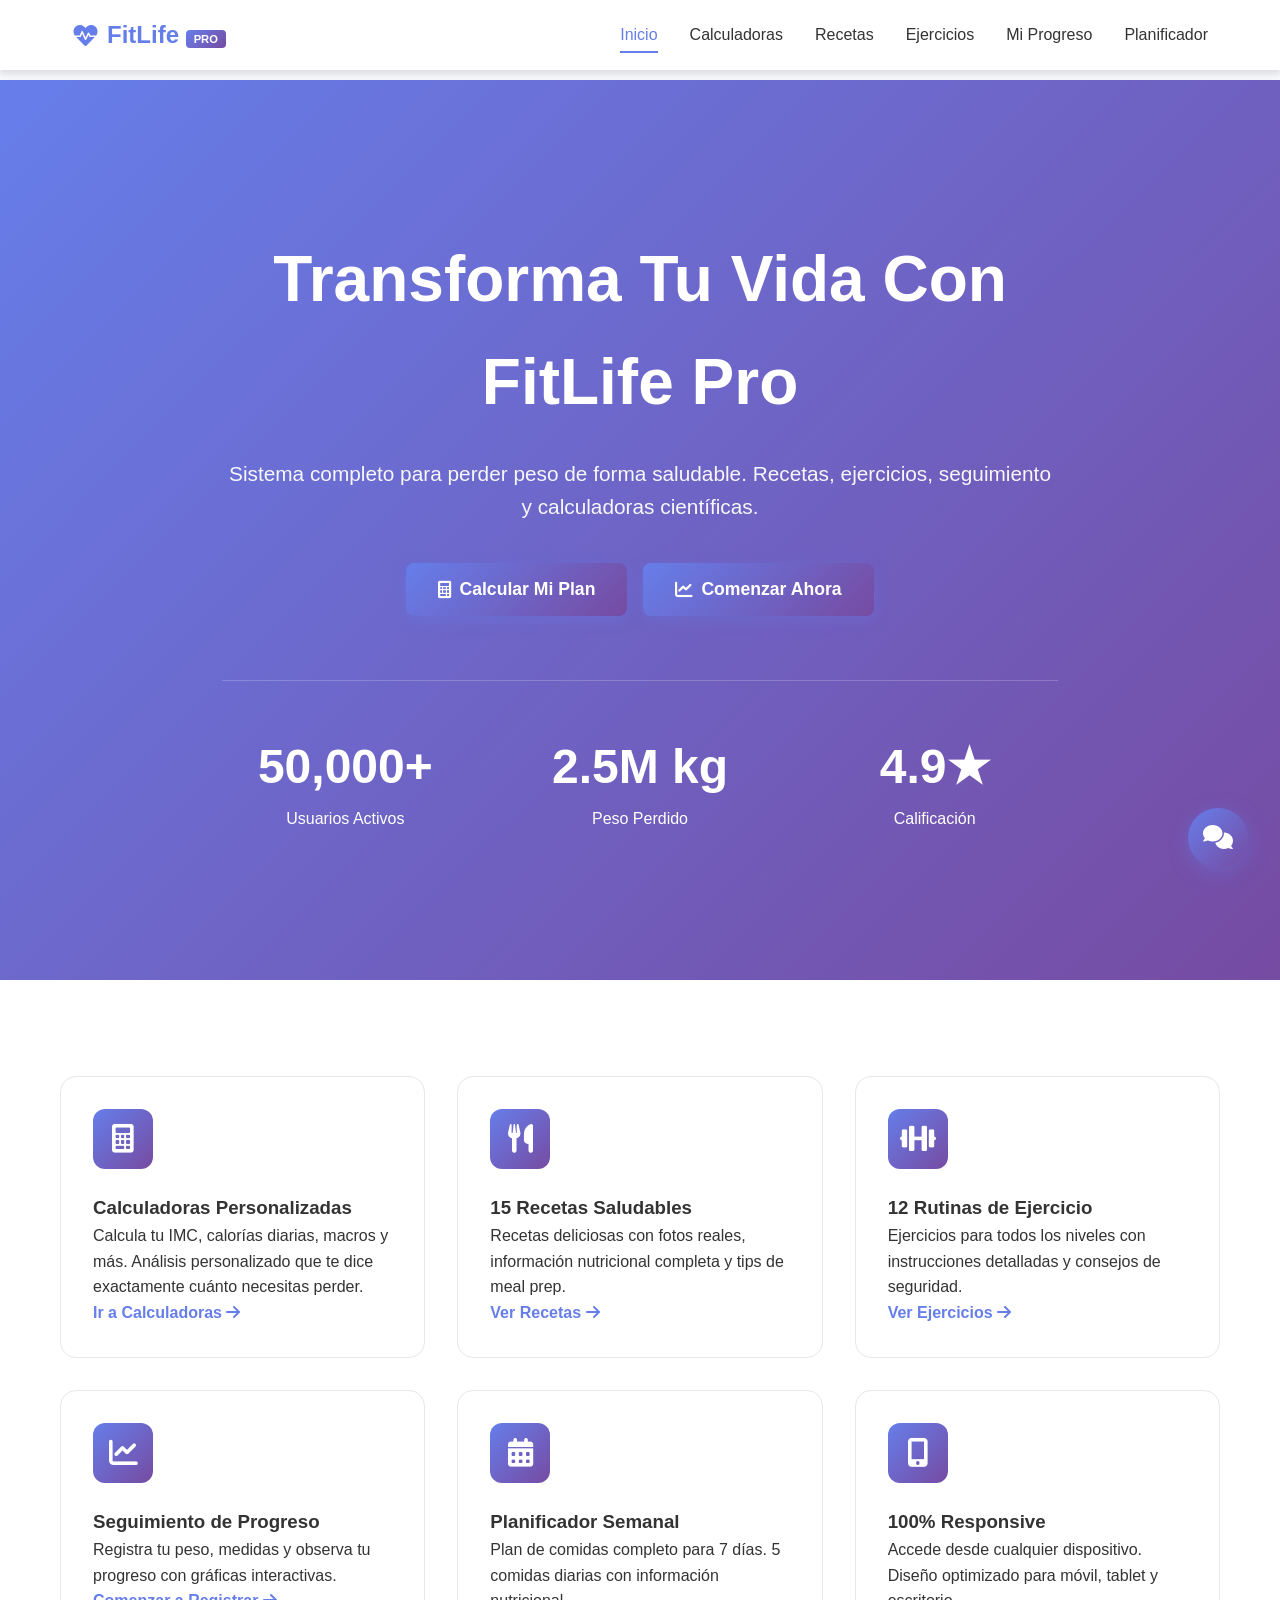
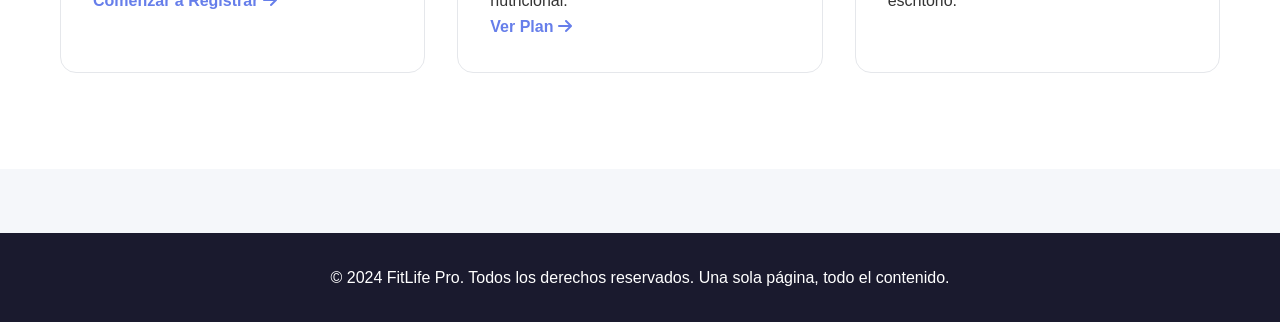
<file: index_backup.html>
<!DOCTYPE html>
<html lang="es">
<head>
    <meta charset="UTF-8">
    <meta name="viewport" content="width=device-width, initial-scale=1.0">
    <title>FitLife Pro - Tu Plataforma Completa de Pérdida de Peso</title>
    <link rel="stylesheet" href="https://cdnjs.cloudflare.com/ajax/libs/font-awesome/6.0.0/css/all.min.css">
    <style>
        * { margin: 0; padding: 0; box-sizing: border-box; }
        
        :root {
            --primary: #667eea;
            --secondary: #764ba2;
            --success: #4caf50;
            --warning: #ff9800;
            --danger: #f5576c;
            --dark: #1a1a2e;
            --light: #f5f7fa;
            --text: #333;
            --text-light: #6b7280;
            --border: #e5e7eb;
            --shadow: 0 4px 6px rgba(0, 0, 0, 0.1);
            --shadow-lg: 0 10px 30px rgba(0, 0, 0, 0.15);
        }
        
        html { scroll-behavior: smooth; }
        body { font-family: -apple-system, BlinkMacSystemFont, 'Segoe UI', Roboto, sans-serif; line-height: 1.6; color: var(--text); background: var(--light); }
        .container { max-width: 1200px; margin: 0 auto; padding: 0 20px; }
        
        /* Navigation */
        .navbar { position: fixed; top: 0; left: 0; right: 0; background: white; box-shadow: var(--shadow); z-index: 1000; }
        .nav-container { max-width: 1200px; margin: 0 auto; padding: 1rem 2rem; display: flex; justify-content: space-between; align-items: center; }
        .nav-logo { display: flex; align-items: center; gap: 0.5rem; font-size: 1.5rem; font-weight: 700; color: var(--primary); cursor: pointer; }
        .pro-badge { background: linear-gradient(135deg, var(--primary), var(--secondary)); color: white; padding: 0.2rem 0.5rem; border-radius: 4px; font-size: 0.7rem; font-weight: 700; }
        .nav-menu { display: flex; list-style: none; gap: 2rem; }
        .nav-menu li { cursor: pointer; color: var(--text); font-weight: 500; transition: all 0.3s; position: relative; }
        .nav-menu li:hover, .nav-menu li.active { color: var(--primary); }
        .nav-menu li:after { content: ''; position: absolute; bottom: -5px; left: 0; width: 0; height: 2px; background: var(--primary); transition: width 0.3s; }
        .nav-menu li:hover:after, .nav-menu li.active:after { width: 100%; }
        
        /* Sections */
        .page-section { display: none; min-height: 100vh; padding-top: 80px; }
        .page-section.active { display: block; }
        
        /* Buttons */
        .btn-primary, .btn-secondary { display: inline-flex; align-items: center; gap: 0.5rem; padding: 0.75rem 1.5rem; border-radius: 8px; font-weight: 600; transition: all 0.3s; cursor: pointer; border: none; font-size: 1rem; }
        .btn-primary { background: linear-gradient(135deg, var(--primary), var(--secondary)); color: white; box-shadow: 0 4px 15px rgba(102, 126, 234, 0.3); }
        .btn-primary:hover { transform: translateY(-2px); box-shadow: 0 6px 20px rgba(102, 126, 234, 0.4); }
        .btn-large { padding: 1rem 2rem; font-size: 1.1rem; }
        
        /* Hero */
        .hero { min-height: 100vh; display: flex; align-items: center; background: linear-gradient(135deg, var(--primary) 0%, var(--secondary) 100%); color: white; position: relative; overflow: hidden; }
        .hero-content { position: relative; z-index: 1; text-align: center; max-width: 900px; margin: 0 auto; padding: 2rem; }
        .hero-title { font-size: 4rem; font-weight: 800; margin-bottom: 1.5rem; }
        .hero-subtitle { font-size: 1.3rem; margin-bottom: 2.5rem; opacity: 0.95; }
        .hero-cta { display: flex; gap: 1rem; justify-content: center; flex-wrap: wrap; }
        .hero-stats { display: grid; grid-template-columns: repeat(3, 1fr); gap: 3rem; margin-top: 4rem; padding-top: 3rem; border-top: 1px solid rgba(255, 255, 255, 0.2); }
        .stat-number { font-size: 3rem; font-weight: 800; }
        
        /* Features */
        .features { background: white; padding: 6rem 0; }
        .features-grid { display: grid; grid-template-columns: repeat(auto-fit, minmax(350px, 1fr)); gap: 2rem; }
        .feature-card { background: white; border: 1px solid var(--border); border-radius: 16px; padding: 2rem; transition: all 0.3s; }
        .feature-card:hover { transform: translateY(-8px); box-shadow: var(--shadow-lg); }
        .feature-icon { width: 60px; height: 60px; border-radius: 12px; background: linear-gradient(135deg, var(--primary), var(--secondary)); display: flex; align-items: center; justify-content: center; margin-bottom: 1.5rem; font-size: 1.8rem; color: white; }
        .feature-link { color: var(--primary); font-weight: 600; cursor: pointer; }
        
        /* Section styling */
        .section-hero { background: linear-gradient(135deg, var(--primary), var(--secondary)); color: white; padding: 6rem 2rem 4rem; text-align: center; }
        .section-hero h1 { font-size: 3rem; margin-bottom: 1rem; }
        .section-content { padding: 4rem 0; }
        
        /* Forms */
        .form-grid { display: grid; grid-template-columns: repeat(auto-fit, minmax(200px, 1fr)); gap: 1rem; margin-bottom: 1.5rem; }
        .form-group { display: flex; flex-direction: column; }
        .form-group label { margin-bottom: 0.5rem; font-weight: 500; }
        .form-group input, .form-group select { padding: 0.8rem; border: 2px solid var(--border); border-radius: 8px; font-size: 1rem; }
        .form-group input:focus { outline: none; border-color: var(--primary); }
        
        /* Cards */
        .card { background: white; border-radius: 16px; box-shadow: var(--shadow); padding: 2rem; margin-bottom: 2rem; }
        .card-title { font-size: 1.5rem; margin-bottom: 1.5rem; color: var(--dark); display: flex; align-items: center; gap: 0.5rem; }
        
        /* Grid */
        .grid-3 { display: grid; grid-template-columns: repeat(auto-fit, minmax(300px, 1fr)); gap: 2rem; }
        .grid-4 { display: grid; grid-template-columns: repeat(auto-fit, minmax(250px, 1fr)); gap: 2rem; }
        
        /* Footer */
        .footer { background: var(--dark); color: white; padding: 2rem 0; text-align: center; margin-top: 4rem; }
        
        /* Modal */
        .modal { display: none; position: fixed; top: 0; left: 0; right: 0; bottom: 0; background: rgba(0,0,0,0.8); z-index: 2000; overflow-y: auto; padding: 2rem; }
        .modal.active { display: flex; align-items: center; justify-content: center; }
        .modal-content { background: white; border-radius: 20px; max-width: 900px; width: 100%; max-height: 90vh; overflow-y: auto; position: relative; }
        .modal-header { position: sticky; top: 0; background: linear-gradient(135deg, var(--primary), var(--secondary)); color: white; padding: 2rem; border-radius: 20px 20px 0 0; z-index: 1; }
        .modal-close { position: absolute; top: 1rem; right: 1rem; background: rgba(255,255,255,0.2); border: none; color: white; width: 40px; height: 40px; border-radius: 50%; cursor: pointer; font-size: 1.5rem; transition: all 0.3s; }
        .modal-close:hover { background: rgba(255,255,255,0.3); transform: rotate(90deg); }
        .modal-body { padding: 2rem; }
        .nutrition-grid { display: grid; grid-template-columns: repeat(4, 1fr); gap: 1rem; margin: 2rem 0; }
        .nutrition-item { text-align: center; padding: 1rem; background: var(--light); border-radius: 12px; }
        .nutrition-value { font-size: 2rem; font-weight: 700; color: var(--primary); }
        .recipe-section { margin: 2rem 0; }
        .recipe-section h3 { color: var(--dark); margin-bottom: 1rem; display: flex; align-items: center; gap: 0.5rem; }
        .ingredient-item, .instruction-item { padding: 0.75rem; margin: 0.5rem 0; background: var(--light); border-radius: 8px; display: flex; align-items: start; gap: 0.5rem; }
        .ingredient-item:before { content: '✓'; color: var(--success); font-weight: bold; }
        .instruction-item { background: white; border-left: 4px solid var(--primary); }
        .step-number { background: var(--primary); color: white; width: 28px; height: 28px; border-radius: 50%; display: flex; align-items: center; justify-content: center; font-weight: bold; font-size: 0.9rem; flex-shrink: 0; }

        /* Chatbot */
        .chat-button { position: fixed; bottom: 2rem; right: 2rem; width: 60px; height: 60px; border-radius: 50%; background: linear-gradient(135deg, var(--primary), var(--secondary)); color: white; border: none; font-size: 1.5rem; cursor: pointer; box-shadow: 0 4px 20px rgba(102, 126, 234, 0.4); z-index: 1000; transition: all 0.3s; }
        .chat-button:hover { transform: scale(1.1); box-shadow: 0 6px 30px rgba(102, 126, 234, 0.6); }
        .chat-window { position: fixed; bottom: 100px; right: 2rem; width: 380px; height: 550px; background: white; border-radius: 20px; box-shadow: 0 10px 40px rgba(0,0,0,0.2); z-index: 999; display: none; flex-direction: column; }
        .chat-window.active { display: flex; }
        .chat-header { background: linear-gradient(135deg, var(--primary), var(--secondary)); color: white; padding: 1.5rem; border-radius: 20px 20px 0 0; display: flex; justify-content: space-between; align-items: center; }
        .chat-messages { flex: 1; overflow-y: auto; padding: 1.5rem; display: flex; flex-direction: column; gap: 1rem; }
        .chat-message { padding: 1rem; border-radius: 12px; max-width: 85%; animation: slideIn 0.3s; }
        .chat-message.bot { background: var(--light); align-self: flex-start; }
        .chat-message.user { background: linear-gradient(135deg, var(--primary), var(--secondary)); color: white; align-self: flex-end; }
        .chat-input-container { padding: 1rem; border-top: 1px solid var(--border); display: flex; gap: 0.5rem; }
        .chat-input { flex: 1; padding: 0.75rem; border: 2px solid var(--border); border-radius: 25px; font-size: 0.95rem; }
        .chat-input:focus { outline: none; border-color: var(--primary); }
        .chat-send { background: linear-gradient(135deg, var(--primary), var(--secondary)); color: white; border: none; width: 45px; height: 45px; border-radius: 50%; cursor: pointer; }
        .chat-suggestions { display: flex; flex-wrap: wrap; gap: 0.5rem; padding: 0 1.5rem 1rem; }
        .chat-suggestion { background: var(--light); padding: 0.5rem 1rem; border-radius: 20px; font-size: 0.85rem; cursor: pointer; border: 1px solid var(--border); transition: all 0.3s; }
        .chat-suggestion:hover { background: var(--primary); color: white; }
        @keyframes slideIn { from { opacity: 0; transform: translateY(10px); } to { opacity: 1; transform: translateY(0); } }

        /* Tips Banner */
        .tips-banner { background: linear-gradient(135deg, #f093fb 0%, #f5576c 100%); color: white; padding: 1.5rem; text-align: center; font-size: 1.1rem; font-weight: 500; margin-top: 80px; animation: fadeIn 1s; }
        @keyframes fadeIn { from { opacity: 0; } to { opacity: 1; } }

        /* Responsive */
        @media (max-width: 968px) {
            .nav-menu { display: none; }
            .hero-title { font-size: 2.5rem; }
            .hero-stats { grid-template-columns: 1fr; }
            .features-grid, .grid-3, .grid-4 { grid-template-columns: 1fr; }
            .nutrition-grid { grid-template-columns: repeat(2, 1fr); }
            .chat-window { width: calc(100% - 2rem); right: 1rem; }
            .modal { padding: 0.5rem; }
        }
    </style>
</head>
<body>
    <!-- Navigation -->
    <nav class="navbar">
        <div class="nav-container">
            <div class="nav-logo" onclick="showSection('home')">
                <i class="fas fa-heartbeat"></i>
                <span>FitLife <span class="pro-badge">PRO</span></span>
            </div>
            <ul class="nav-menu">
                <li class="active" onclick="showSection('home')" data-section="home">Inicio</li>
                <li onclick="showSection('calculators')" data-section="calculators">Calculadoras</li>
                <li onclick="showSection('recipes')" data-section="recipes">Recetas</li>
                <li onclick="showSection('exercises')" data-section="exercises">Ejercicios</li>
                <li onclick="showSection('tracker')" data-section="tracker">Mi Progreso</li>
                <li onclick="showSection('planner')" data-section="planner">Planificador</li>
            </ul>
        </div>
    </nav>

    <!-- HOME SECTION -->
    <div id="home-section" class="page-section active">
        <section class="hero">
            <div class="hero-content">
                <h1 class="hero-title">Transforma Tu Vida Con <br>FitLife Pro</h1>
                <p class="hero-subtitle">Sistema completo para perder peso de forma saludable. Recetas, ejercicios, seguimiento y calculadoras científicas.</p>
                <div class="hero-cta">
                    <button class="btn-primary btn-large" onclick="showSection('calculators')"><i class="fas fa-calculator"></i> Calcular Mi Plan</button>
                    <button class="btn-primary btn-large" onclick="showSection('tracker')"><i class="fas fa-chart-line"></i> Comenzar Ahora</button>
                </div>
                <div class="hero-stats">
                    <div><div class="stat-number">50,000+</div><div>Usuarios Activos</div></div>
                    <div><div class="stat-number">2.5M kg</div><div>Peso Perdido</div></div>
                    <div><div class="stat-number">4.9★</div><div>Calificación</div></div>
                </div>
            </div>
        </section>
        <section class="features">
            <div class="container">
                <div class="features-grid">
                    <div class="feature-card">
                        <div class="feature-icon"><i class="fas fa-calculator"></i></div>
                        <h3>Calculadoras Personalizadas</h3>
                        <p>Calcula tu IMC, calorías diarias, macros y más. Análisis personalizado que te dice exactamente cuánto necesitas perder.</p>
                        <span class="feature-link" onclick="showSection('calculators')">Ir a Calculadoras <i class="fas fa-arrow-right"></i></span>
                    </div>
                    <div class="feature-card">
                        <div class="feature-icon"><i class="fas fa-utensils"></i></div>
                        <h3>15 Recetas Saludables</h3>
                        <p>Recetas deliciosas con fotos reales, información nutricional completa y tips de meal prep.</p>
                        <span class="feature-link" onclick="showSection('recipes')">Ver Recetas <i class="fas fa-arrow-right"></i></span>
                    </div>
                    <div class="feature-card">
                        <div class="feature-icon"><i class="fas fa-dumbbell"></i></div>
                        <h3>12 Rutinas de Ejercicio</h3>
                        <p>Ejercicios para todos los niveles con instrucciones detalladas y consejos de seguridad.</p>
                        <span class="feature-link" onclick="showSection('exercises')">Ver Ejercicios <i class="fas fa-arrow-right"></i></span>
                    </div>
                    <div class="feature-card">
                        <div class="feature-icon"><i class="fas fa-chart-line"></i></div>
                        <h3>Seguimiento de Progreso</h3>
                        <p>Registra tu peso, medidas y observa tu progreso con gráficas interactivas.</p>
                        <span class="feature-link" onclick="showSection('tracker')">Comenzar a Registrar <i class="fas fa-arrow-right"></i></span>
                    </div>
                    <div class="feature-card">
                        <div class="feature-icon"><i class="fas fa-calendar-alt"></i></div>
                        <h3>Planificador Semanal</h3>
                        <p>Plan de comidas completo para 7 días. 5 comidas diarias con información nutricional.</p>
                        <span class="feature-link" onclick="showSection('planner')">Ver Plan <i class="fas fa-arrow-right"></i></span>
                    </div>
                    <div class="feature-card">
                        <div class="feature-icon"><i class="fas fa-mobile-alt"></i></div>
                        <h3>100% Responsive</h3>
                        <p>Accede desde cualquier dispositivo. Diseño optimizado para móvil, tablet y escritorio.</p>
                    </div>
                </div>
            </div>
        </section>
    </div>

    <!-- CALCULATORS SECTION -->
    <div id="calculators-section" class="page-section">
        <div class="tips-banner" id="daily-tip">
            💡 Tip del día: ¡Cargando consejo motivacional!
        </div>
        <div class="section-hero">
            <h1><i class="fas fa-calculator"></i> Calculadoras de Salud</h1>
            <p>Herramientas científicas para calcular tu IMC, calorías diarias y más</p>
        </div>
        <div class="container section-content">
            <div class="card">
                <h2 class="card-title"><i class="fas fa-weight"></i> Calculadora de IMC</h2>
                <form onsubmit="calculateBMI(event)">
                    <div class="form-grid">
                        <div class="form-group">
                            <label>Altura (cm)</label>
                            <input type="number" id="bmi-height" required placeholder="175">
                        </div>
                        <div class="form-group">
                            <label>Peso (kg)</label>
                            <input type="number" step="0.1" id="bmi-weight" required placeholder="75">
                        </div>
                    </div>
                    <button type="submit" class="btn-primary"><i class="fas fa-calculator"></i> Calcular IMC</button>
                </form>
                <div id="bmi-result" style="margin-top: 2rem;"></div>
            </div>
            <div class="card">
                <h2 class="card-title"><i class="fas fa-fire"></i> Calculadora de Calorías</h2>
                <form onsubmit="calculateCalories(event)">
                    <div class="form-grid">
                        <div class="form-group">
                            <label>Edad (años)</label>
                            <input type="number" id="cal-age" required placeholder="30">
                        </div>
                        <div class="form-group">
                            <label>Género</label>
                            <select id="cal-gender" required>
                                <option value="male">Masculino</option>
                                <option value="female">Femenino</option>
                            </select>
                        </div>
                        <div class="form-group">
                            <label>Peso (kg)</label>
                            <input type="number" step="0.1" id="cal-weight" required placeholder="75">
                        </div>
                        <div class="form-group">
                            <label>Altura (cm)</label>
                            <input type="number" id="cal-height" required placeholder="175">
                        </div>
                        <div class="form-group">
                            <label>Nivel de Actividad</label>
                            <select id="cal-activity" required>
                                <option value="1.2">Sedentario</option>
                                <option value="1.375">Ligeramente activo</option>
                                <option value="1.55">Moderadamente activo</option>
                                <option value="1.725">Muy activo</option>
                                <option value="1.9">Extremadamente activo</option>
                            </select>
                        </div>
                        <div class="form-group">
                            <label>Objetivo</label>
                            <select id="cal-goal" required>
                                <option value="lose">Perder peso</option>
                                <option value="maintain">Mantener peso</option>
                                <option value="gain">Ganar peso</option>
                            </select>
                        </div>
                    </div>
                    <button type="submit" class="btn-primary"><i class="fas fa-calculator"></i> Calcular Calorías</button>
                </form>
                <div id="cal-result" style="margin-top: 2rem;"></div>
            </div>
            <div class="card">
                <h2 class="card-title"><i class="fas fa-tint"></i> Calculadora de Agua Diaria</h2>
                <form onsubmit="calculateWater(event)">
                    <div class="form-grid">
                        <div class="form-group">
                            <label>Peso (kg)</label>
                            <input type="number" step="0.1" id="water-weight" required placeholder="70">
                        </div>
                        <div class="form-group">
                            <label>Nivel de Actividad</label>
                            <select id="water-activity" required>
                                <option value="low">Sedentario</option>
                                <option value="moderate">Moderado</option>
                                <option value="high">Alto</option>
                            </select>
                        </div>
                        <div class="form-group">
                            <label>Clima</label>
                            <select id="water-climate" required>
                                <option value="normal">Normal</option>
                                <option value="hot">Caluroso</option>
                            </select>
                        </div>
                    </div>
                    <button type="submit" class="btn-primary"><i class="fas fa-calculator"></i> Calcular Agua</button>
                </form>
                <div id="water-result" style="margin-top: 2rem;"></div>
            </div>
        </div>
    </div>

    <!-- RECIPES SECTION -->
    <div id="recipes-section" class="page-section">
        <div class="section-hero">
            <h1><i class="fas fa-utensils"></i> Recetas Saludables</h1>
            <p>15 recetas nutritivas con información completa</p>
        </div>
        <div class="container section-content">
            <div class="grid-3" id="recipes-grid"></div>
        </div>
    </div>

    <!-- EXERCISES SECTION -->
    <div id="exercises-section" class="page-section">
        <div class="section-hero">
            <h1><i class="fas fa-dumbbell"></i> Ejercicios</h1>
            <p>12 ejercicios para todos los niveles</p>
        </div>
        <div class="container section-content">
            <div class="grid-3" id="exercises-grid"></div>
        </div>
    </div>

    <!-- TRACKER SECTION -->
    <div id="tracker-section" class="page-section">
        <div class="section-hero">
            <h1><i class="fas fa-chart-line"></i> Seguimiento de Progreso</h1>
            <p>Registra tu peso y observa tu transformación</p>
        </div>
        <div class="container section-content">
            <div class="grid-4" id="stats-cards"></div>
            <div class="card">
                <h2 class="card-title"><i class="fas fa-plus-circle"></i> Agregar Registro</h2>
                <form onsubmit="addEntry(event)">
                    <div class="form-grid">
                        <div class="form-group">
                            <label>Fecha</label>
                            <input type="date" id="entry-date" required>
                        </div>
                        <div class="form-group">
                            <label>Peso (kg)</label>
                            <input type="number" step="0.1" id="entry-weight" required placeholder="75.5">
                        </div>
                    </div>
                    <button type="submit" class="btn-primary"><i class="fas fa-save"></i> Guardar Registro</button>
                </form>
            </div>
            <div class="card">
                <h2 class="card-title"><i class="fas fa-chart-area"></i> Tu Progreso</h2>
                <canvas id="progress-chart" width="800" height="400"></canvas>
            </div>
        </div>
    </div>

    <!-- PLANNER SECTION -->
    <div id="planner-section" class="page-section">
        <div class="section-hero">
            <h1><i class="fas fa-calendar-alt"></i> Planificador Semanal</h1>
            <p>Plan de comidas para 7 días</p>
        </div>
        <div class="container section-content">
            <div id="planner-content"></div>
        </div>
    </div>

    <!-- Recipe Modal -->
    <div id="recipe-modal" class="modal">
        <div class="modal-content">
            <div class="modal-header">
                <h2 id="modal-recipe-title"></h2>
                <button class="modal-close" onclick="closeRecipeModal()">×</button>
            </div>
            <div class="modal-body" id="modal-recipe-body"></div>
        </div>
    </div>

    <!-- Chatbot -->
    <button class="chat-button" onclick="toggleChat()" id="chat-btn">
        <i class="fas fa-comments"></i>
    </button>
    <div class="chat-window" id="chat-window">
        <div class="chat-header">
            <div>
                <h3 style="margin: 0;">💬 Asistente FitLife</h3>
                <p style="margin: 0; font-size: 0.85rem; opacity: 0.9;">Pregúntame lo que quieras</p>
            </div>
            <button class="modal-close" onclick="toggleChat()" style="position: static;">×</button>
        </div>
        <div class="chat-suggestions">
            <div class="chat-suggestion" onclick="askQuestion('¿Cuánta agua debo tomar?')">💧 ¿Cuánta agua?</div>
            <div class="chat-suggestion" onclick="askQuestion('¿Cómo perder peso rápido?')">🏃 Perder peso</div>
            <div class="chat-suggestion" onclick="askQuestion('¿Qué alimentos evitar?')">🍔 Qué evitar</div>
        </div>
        <div class="chat-messages" id="chat-messages">
            <div class="chat-message bot">
                ¡Hola! 👋 Soy tu asistente de FitLife Pro. Pregúntame sobre nutrición, ejercicio, pérdida de peso y más.
            </div>
        </div>
        <div class="chat-input-container">
            <input type="text" class="chat-input" id="chat-input" placeholder="Escribe tu pregunta..." onkeypress="if(event.key==='Enter') sendMessage()">
            <button class="chat-send" onclick="sendMessage()">
                <i class="fas fa-paper-plane"></i>
            </button>
        </div>
    </div>

    <!-- Footer -->
    <footer class="footer">
        <div class="container">
            <p>&copy; 2024 FitLife Pro. Todos los derechos reservados. Una sola página, todo el contenido.</p>
        </div>
    </footer>

    <script>
        // ==================== NAVIGATION ====================
        function showSection(section) {
            document.querySelectorAll('.page-section').forEach(s => s.classList.remove('active'));
            document.querySelectorAll('.nav-menu li').forEach(li => li.classList.remove('active'));
            document.getElementById(section + '-section').classList.add('active');
            document.querySelector(`[data-section="${section}"]`)?.classList.add('active');
            window.scrollTo({ top: 0, behavior: 'smooth' });
            if (section === 'recipes' && !window.recipesLoaded) loadRecipes();
            if (section === 'exercises' && !window.exercisesLoaded) loadExercises();
            if (section === 'planner' && !window.plannerLoaded) loadPlanner();
        }

        // ==================== CALCULATORS ====================
        function calculateBMI(e) {
            e.preventDefault();
            const height = parseFloat(document.getElementById('bmi-height').value);
            const weight = parseFloat(document.getElementById('bmi-weight').value);
            const heightM = height / 100;
            const bmi = weight / (heightM * heightM);
            const normalMax = 24.9;
            const targetWeight = normalMax * (heightM * heightM);
            const diff = weight - targetWeight;
            
            let category, color, message;
            if (bmi < 18.5) { category = 'Bajo peso'; color = '#ff9800'; message = 'Necesitas ganar peso'; }
            else if (bmi < 25) { category = 'Peso normal'; color = '#4caf50'; message = '¡Excelente! Estás en tu peso ideal'; }
            else if (bmi < 30) { category = 'Sobrepeso'; color = '#ff9800'; message = `Te faltan ${diff.toFixed(1)} kg para salir del sobrepeso`; }
            else { category = 'Obesidad'; color = '#f44336'; message = `Necesitas perder ${diff.toFixed(1)} kg para un peso saludable`; }
            
            document.getElementById('bmi-result').innerHTML = `
                <div style="padding: 2rem; background: ${color}22; border-left: 4px solid ${color}; border-radius: 8px;">
                    <h3 style="color: ${color}; margin-bottom: 1rem;">Tu IMC: ${bmi.toFixed(1)} - ${category}</h3>
                    <p style="font-size: 1.1rem; margin-bottom: 0.5rem;">${message}</p>
                    <p>Peso objetivo: ${targetWeight.toFixed(1)} kg</p>
                </div>
            `;
        }
        
        function calculateCalories(e) {
            e.preventDefault();
            const age = parseInt(document.getElementById('cal-age').value);
            const gender = document.getElementById('cal-gender').value;
            const weight = parseFloat(document.getElementById('cal-weight').value);
            const height = parseFloat(document.getElementById('cal-height').value);
            const activity = parseFloat(document.getElementById('cal-activity').value);
            const goal = document.getElementById('cal-goal').value;
            
            let bmr = gender === 'male' 
                ? 10 * weight + 6.25 * height - 5 * age + 5
                : 10 * weight + 6.25 * height - 5 * age - 161;
            
            const tdee = Math.round(bmr * activity);
            let target = tdee;
            if (goal === 'lose') target = tdee - 500;
            else if (goal === 'gain') target = tdee + 300;
            
            document.getElementById('cal-result').innerHTML = `
                <div style="padding: 2rem; background: linear-gradient(135deg, #667eea22, #764ba222); border-radius: 8px;">
                    <h3 style="margin-bottom: 1rem;">Tu Plan Calórico</h3>
                    <p><strong>Metabolismo Basal (BMR):</strong> ${Math.round(bmr)} cal/día</p>
                    <p><strong>Gasto Total (TDEE):</strong> ${tdee} cal/día</p>
                    <p style="font-size: 1.2rem; margin-top: 1rem;"><strong>Calorías Objetivo:</strong> ${target} cal/día</p>
                </div>
            `;
        }

        function calculateWater(e) {
            e.preventDefault();
            const weight = parseFloat(document.getElementById('water-weight').value);
            const activity = document.getElementById('water-activity').value;
            const climate = document.getElementById('water-climate').value;

            let baseWater = weight * 35; // ml por kg

            if (activity === 'moderate') baseWater *= 1.2;
            else if (activity === 'high') baseWater *= 1.4;

            if (climate === 'hot') baseWater *= 1.15;

            const liters = (baseWater / 1000).toFixed(1);
            const glasses = Math.round(baseWater / 250);

            document.getElementById('water-result').innerHTML = `
                <div style="padding: 2rem; background: linear-gradient(135deg, #4facfe22, #00f2fe22); border-radius: 8px; border-left: 4px solid #4facfe;">
                    <h3 style="color: #4facfe; margin-bottom: 1rem;">💧 Tu Objetivo de Hidratación</h3>
                    <p style="font-size: 2rem; font-weight: 700; color: #4facfe; margin: 1rem 0;">${liters} Litros al día</p>
                    <p style="font-size: 1.2rem; margin: 0.5rem 0;">Equivalente a <strong>${glasses} vasos</strong> de agua (250ml c/u)</p>
                    <div style="margin-top: 1.5rem; padding-top: 1.5rem; border-top: 1px solid #4facfe33;">
                        <p><strong>💡 Tips de hidratación:</strong></p>
                        <ul style="margin-top: 0.5rem; padding-left: 1.5rem;">
                            <li>Bebe un vaso de agua al despertar</li>
                            <li>Lleva una botella contigo siempre</li>
                            <li>Bebe agua antes de cada comida</li>
                            <li>Si tu orina es amarillo oscuro, necesitas más agua</li>
                        </ul>
                    </div>
                </div>
            `;
        }

        // ==================== RECIPES DATA ====================
const recipes = [
    {
        id: 1,
        title: "Ensalada de Pollo a la Parrilla",
        image: "https://images.unsplash.com/photo-1546069901-ba9599a7e63c?w=800&q=80",
        time: "20 mins",
        calories: 350,
        difficulty: "Fácil",
        nutrition: {
            protein: "35g",
            carbs: "15g",
            fat: "12g",
            fiber: "8g"
        },
        ingredients: [
            "200g pechuga de pollo a la parrilla",
            "2 tazas de hojas verdes mixtas",
            "1/2 taza de tomates cherry",
            "1/4 pepino, rebanado",
            "2 cucharadas de aceite de oliva",
            "1 cucharada de vinagre balsámico",
            "Sal y pimienta al gusto"
        ],
        instructions: [
            "Calienta una sartén o parrilla a fuego medio-alto. Sazona la pechuga de pollo con sal, pimienta y tus especias favoritas.",
            "Cocina el pollo durante 6-7 minutos por cada lado hasta que esté completamente cocido (temperatura interna de 74°C).",
            "Mientras el pollo se cocina, lava y seca las hojas verdes. Corta los tomates cherry por la mitad y el pepino en rodajas.",
            "Deja reposar el pollo cocido durante 5 minutos, luego córtalo en tiras o cubos.",
            "En un bowl grande, combina las hojas verdes, tomates y pepino.",
            "Mezcla el aceite de oliva con el vinagre balsámico, sal y pimienta para hacer el aderezo.",
            "Coloca el pollo sobre las verduras y rocía con el aderezo. Sirve inmediatamente."
        ],
        mealPrepTips: [
            "Puedes cocinar el pollo con anticipación y guardarlo en el refrigerador hasta por 4 días.",
            "Prepara el aderezo en un frasco y agítalo antes de usar.",
            "Mantén las verduras y el pollo separados hasta el momento de servir para evitar que se ablanden."
        ]
    },
    {
        id: 2,
        title: "Bowl de Quinoa Buddha",
        image: "https://images.unsplash.com/photo-1512621776951-a57141f2eefd?w=800&q=80",
        time: "25 mins",
        calories: 400,
        difficulty: "Media",
        nutrition: {
            protein: "18g",
            carbs: "55g",
            fat: "10g",
            fiber: "12g"
        },
        ingredients: [
            "1 taza de quinoa cocida",
            "1 taza de garbanzos asados",
            "1 taza de batata asada",
            "1 taza de espinaca",
            "1/4 aguacate",
            "2 cucharadas de aderezo de tahini",
            "Semillas de sésamo para decorar"
        ],
        instructions: [
            "Cocina la quinoa según las instrucciones del paquete (generalmente 15 minutos). Deja enfriar.",
            "Precalienta el horno a 200°C. Pela y corta la batata en cubos de 2cm.",
            "En un bowl, mezcla los garbanzos escurridos con 1 cucharada de aceite de oliva, comino, pimentón y una pizca de sal.",
            "Coloca la batata y los garbanzos en una bandeja de horno. Asa durante 20-25 minutos, volteando a la mitad.",
            "Mientras tanto, prepara el aderezo de tahini mezclando 2 cucharadas de tahini, jugo de limón, ajo picado y agua hasta obtener consistencia cremosa.",
            "Lava y seca las hojas de espinaca.",
            "En un bowl, coloca una base de quinoa. Añade los garbanzos y batata asados, espinaca fresca y aguacate en rodajas.",
            "Rocía con el aderezo de tahini y espolvorea semillas de sésamo. ¡Disfruta!"
        ],
        mealPrepTips: [
            "Prepara grandes cantidades de quinoa y guárdala en el refrigerador hasta por 5 días.",
            "Los garbanzos y batata asados se mantienen bien hasta por 4 días en un contenedor hermético.",
            "Agrega el aguacate y el aderezo justo antes de comer para mantener la frescura."
        ]
    },
    {
        id: 3,
        title: "Parfait de Yogur Griego",
        image: "https://images.unsplash.com/photo-1488477181946-6428a0291777?w=800&q=80",
        time: "5 mins",
        calories: 250,
        difficulty: "Fácil",
        nutrition: {
            protein: "20g",
            carbs: "30g",
            fat: "5g",
            fiber: "6g"
        },
        ingredients: [
            "200g yogur griego 0% grasa",
            "1/2 taza de frutos rojos mixtos",
            "2 cucharadas de granola",
            "1 cucharada de miel",
            "1 cucharada de semillas de chía",
            "Hojas de menta para decorar"
        ],
        instructions: [
            "En un vaso o bowl transparente, coloca la mitad del yogur griego en el fondo.",
            "Añade una capa de frutos rojos (fresas, arándanos, frambuesas).",
            "Espolvorea la mitad de la granola y semillas de chía.",
            "Repite con otra capa de yogur, frutos rojos y granola.",
            "Rocía con miel por encima.",
            "Decora con hojas de menta fresca. Sirve inmediatamente y disfruta."
        ],
        mealPrepTips: [
            "Puedes preparar los parfaits en frascos de vidrio la noche anterior, pero agrega la granola justo antes de comer para mantenerla crujiente.",
            "Usa frutos rojos congelados si no tienes frescos - son igual de nutritivos.",
            "Sustituye la miel con jarabe de arce puro para una opción vegana."
        ]
    },
    {
        id: 4,
        title: "Salmón al Horno con Verduras",
        image: "https://images.unsplash.com/photo-1467003909585-2f8a72700288?w=800&q=80",
        time: "30 mins",
        calories: 450,
        difficulty: "Media",
        nutrition: {
            protein: "40g",
            carbs: "20g",
            fat: "22g",
            fiber: "7g"
        },
        ingredients: [
            "200g filete de salmón",
            "2 tazas de floretes de brócoli",
            "1 taza de espárragos",
            "1 limón, rebanado",
            "2 cucharadas de aceite de oliva",
            "Ajo, hierbas y especias"
        ],
        instructions: [
            "Precalienta el horno a 200°C. Forra una bandeja de horno con papel pergamino.",
            "Lava y corta las verduras: separa los floretes de brócoli y corta los extremos duros de los espárragos.",
            "Coloca el salmón en el centro de la bandeja. Rodéalo con el brócoli y los espárragos.",
            "Rocía todo con aceite de oliva. Sazona el salmón con sal, pimienta, ajo en polvo y eneldo.",
            "Coloca rodajas de limón sobre el salmón y entre las verduras.",
            "Hornea durante 15-18 minutos hasta que el salmón esté opaco y se desmenuce fácilmente con un tenedor.",
            "Las verduras deben estar tiernas pero aún crujientes. Sirve caliente y disfruta los omega-3."
        ],
        mealPrepTips: [
            "El salmón cocido se mantiene bien en el refrigerador hasta por 3 días.",
            "Puedes usar cualquier combinación de verduras que tengas: zanahorias, pimientos o calabacín.",
            "Para recalentar, usa el horno a baja temperatura para mantener la textura del pescado."
        ]
    },
    {
        id: 5,
        title: "Salteado de Vegetales",
        image: "https://images.unsplash.com/photo-1512621776951-a57141f2eefd?w=800&q=80",
        time: "15 mins",
        calories: 280,
        difficulty: "Fácil",
        nutrition: {
            protein: "12g",
            carbs: "35g",
            fat: "10g",
            fiber: "9g"
        },
        ingredients: [
            "1 taza de pimientos morrones",
            "1 taza de ejotes",
            "1 taza de champiñones",
            "1/2 taza de zanahorias juliana",
            "2 cucharadas de salsa de soya baja en sodio",
            "1 cucharada de aceite de sésamo",
            "Jengibre y ajo"
        ],
        instructions: [
            "Prepara todos los ingredientes: lava las verduras, corta los pimientos en tiras, los champiñones en láminas y las zanahorias en juliana.",
            "Pica finamente 1 cucharada de jengibre fresco y 2 dientes de ajo.",
            "Calienta un wok o sartén grande a fuego alto. Añade el aceite de sésamo.",
            "Saltea el ajo y jengibre durante 30 segundos hasta que estén fragantes.",
            "Añade primero las zanahorias y cocina por 2 minutos, luego los champiñones y pimientos.",
            "Agrega los ejotes y cocina por 2-3 minutos más, moviendo constantemente.",
            "Vierte la salsa de soya, mezcla bien y cocina por 1 minuto adicional. Las verduras deben estar crujientes.",
            "Sirve inmediatamente sobre arroz integral o fideos de arroz para una comida completa."
        ],
        mealPrepTips: [
            "Corta todas las verduras el día anterior y guárdalas en contenedores separados.",
            "Este salteado se mantiene bien hasta por 4 días. Recalienta en sartén a fuego alto.",
            "Añade tofu, pollo o camarones para aumentar el contenido de proteína."
        ]
    },
    {
        id: 6,
        title: "Bowl de Smoothie de Proteína",
        image: "https://images.unsplash.com/photo-1590301157890-4810ed352733?w=800&q=80",
        time: "10 mins",
        calories: 320,
        difficulty: "Fácil",
        nutrition: {
            protein: "25g",
            carbs: "40g",
            fat: "8g",
            fiber: "10g"
        },
        ingredients: [
            "1 scoop de proteína en polvo",
            "1 plátano congelado",
            "1/2 taza de frutos rojos congelados",
            "1 taza de leche de almendras",
            "1 cucharada de mantequilla de almendras",
            "Toppings: granola, frutas, semillas"
        ],
        instructions: [
            "Congela el plátano cortado en rodajas al menos 2 horas antes (o usa uno ya congelado).",
            "En una licuadora, añade la leche de almendras primero para evitar que se pegue.",
            "Agrega el plátano congelado, frutos rojos, proteína en polvo y mantequilla de almendras.",
            "Licúa a velocidad baja inicialmente, luego aumenta a alta velocidad hasta obtener una consistencia espesa y cremosa.",
            "Si está muy espeso, añade más leche de almendras poco a poco. Si está muy líquido, agrega más fruta congelada o hielo.",
            "Vierte en un bowl grande.",
            "Decora con tus toppings favoritos: granola, rodajas de plátano fresco, fresas, arándanos, semillas de chía, coco rallado y mantequilla de almendras.",
            "Sirve inmediatamente con una cuchara y disfruta este desayuno nutritivo y delicioso."
        ],
        mealPrepTips: [
            "Prepara bolsas con porciones de frutas congeladas para smoothies rápidos.",
            "La mantequilla de almendras se puede sustituir por mantequilla de maní o girasol.",
            "Añade espinaca o col rizada para nutrientes extra sin cambiar mucho el sabor."
        ]
    },
    {
        id: 7,
        title: "Tacos de Pescado al Estilo Baja",
        image: "https://images.unsplash.com/photo-1565299585323-38d6b0865b47?w=800&q=80",
        time: "25 mins",
        calories: 380,
        difficulty: "Media",
        nutrition: {
            protein: "32g",
            carbs: "38g",
            fat: "12g",
            fiber: "8g"
        },
        ingredients: [
            "300g pescado blanco (tilapia o cod)",
            "6 tortillas de maíz pequeñas",
            "1 taza de repollo morado rallado",
            "1/2 taza de cilantro fresco",
            "1 limón",
            "Salsa de yogur: yogur griego, lima, comino",
            "Pico de gallo fresco"
        ],
        instructions: [
            "Prepara la salsa mezclando 1/2 taza de yogur griego, jugo de 1 lima, 1/2 cucharadita de comino y una pizca de sal.",
            "Sazona el pescado con sal, pimienta, pimentón y comino.",
            "Calienta una sartén con aceite de oliva a fuego medio-alto. Cocina el pescado 3-4 minutos por lado hasta que esté opaco.",
            "Mientras el pescado se cocina, calienta las tortillas en una sartén seca o directamente sobre la llama de la estufa.",
            "Ralla finamente el repollo morado y pica el cilantro fresco.",
            "Una vez cocido, desmenúzalo en trozos grandes.",
            "Ensambla los tacos: coloca pescado en cada tortilla, agrega repollo rallado, cilantro, un chorrito de salsa de yogur y pico de gallo.",
            "Exprime limón fresco por encima. ¡Sirve inmediatamente y disfruta!"
        ],
        mealPrepTips: [
            "Prepara todos los componentes por separado y ensambla justo antes de comer.",
            "El repollo rallado se mantiene crujiente hasta por 3 días en el refrigerador.",
            "Puedes usar salmón, camarones o incluso pollo como alternativa al pescado blanco."
        ]
    },
    {
        id: 8,
        title: "Ensalada Mediterránea de Garbanzos",
        image: "https://images.unsplash.com/photo-1505253716362-afaea1d3d1af?w=800&q=80",
        time: "15 mins",
        calories: 320,
        difficulty: "Fácil",
        nutrition: {
            protein: "15g",
            carbs: "42g",
            fat: "11g",
            fiber: "12g"
        },
        ingredients: [
            "1 lata de garbanzos escurridos",
            "1 taza de tomates cherry",
            "1/2 pepino en cubos",
            "1/4 cebolla morada rebanada",
            "1/2 taza de queso feta desmoronado",
            "Aceitunas kalamata",
            "Aderezo: aceite oliva, limón, orégano"
        ],
        instructions: [
            "Escurre y enjuaga bien los garbanzos. Sécalos con papel toalla.",
            "Corta los tomates cherry por la mitad, el pepino en cubos pequeños y la cebolla morada en rodajas finas.",
            "En un bowl grande, combina los garbanzos, tomates, pepino, cebolla y aceitunas.",
            "Prepara el aderezo en un frasco: 3 cucharadas de aceite de oliva, jugo de 1 limón, 1 cucharadita de orégano seco, 1 diente de ajo picado, sal y pimienta.",
            "Agita vigorosamente el frasco para emulsionar el aderezo.",
            "Vierte el aderezo sobre la ensalada y mezcla bien para que todos los ingredientes se impregnen.",
            "Añade el queso feta desmoronado por encima.",
            "Deja reposar 10 minutos para que los sabores se integren. Sirve fría o a temperatura ambiente."
        ],
        mealPrepTips: [
            "Esta ensalada mejora con el tiempo - el sabor se intensifica después de unas horas.",
            "Se mantiene perfecta en el refrigerador hasta por 4 días.",
            "Sirve sobre hojas verdes, con pan pita integral o como relleno para wraps."
        ]
    },
    {
        id: 9,
        title: "Pechuga de Pollo a la Plancha con Hierbas",
        image: "https://images.unsplash.com/photo-1532550907401-a500c9a57435?w=800&q=80",
        time: "20 mins",
        calories: 280,
        difficulty: "Fácil",
        nutrition: {
            protein: "45g",
            carbs: "5g",
            fat: "9g",
            fiber: "1g"
        },
        ingredients: [
            "200g pechuga de pollo",
            "2 cucharadas de aceite de oliva",
            "Romero fresco",
            "Tomillo fresco",
            "Ajo en polvo",
            "Jugo de limón",
            "Sal y pimienta"
        ],
        instructions: [
            "Golpea suavemente la pechuga de pollo con un mazo para emparejar el grosor (esto asegura cocción uniforme).",
            "En un bowl, mezcla aceite de oliva, jugo de medio limón, 1 cucharadita de romero picado, 1 cucharadita de tomillo, ajo en polvo, sal y pimienta.",
            "Marina el pollo en esta mezcla durante al menos 15 minutos (o hasta 4 horas en el refrigerador).",
            "Calienta una sartén o plancha a fuego medio-alto.",
            "Coloca el pollo en la sartén caliente y cocina sin mover durante 6-7 minutos.",
            "Voltea el pollo y cocina otros 6-7 minutos hasta que la temperatura interna alcance 74°C.",
            "Deja reposar el pollo 5 minutos antes de cortar para que los jugos se redistribuyan.",
            "Sirve con verduras asadas o ensalada fresca. Rocía con jugo de limón adicional."
        ],
        mealPrepTips: [
            "Cocina varias pechugas a la vez para meal prep de la semana.",
            "El pollo cocido se mantiene fresco hasta por 4 días en el refrigerador.",
            "Rebana el pollo cocido para usarlo en ensaladas, wraps o bowls."
        ]
    },
    {
        id: 10,
        title: "Bowl de Arroz Integral con Tofu",
        image: "https://images.unsplash.com/photo-1546069901-eacef0df6022?w=800&q=80",
        time: "30 mins",
        calories: 420,
        difficulty: "Media",
        nutrition: {
            protein: "22g",
            carbs: "58g",
            fat: "14g",
            fiber: "10g"
        },
        ingredients: [
            "1 taza de arroz integral cocido",
            "200g tofu extra firme",
            "1 taza de edamame",
            "1 zanahoria en juliana",
            "1/2 taza de pepino",
            "Salsa teriyaki casera",
            "Semillas de sésamo y alga nori"
        ],
        instructions: [
            "Cocina el arroz integral según instrucciones del paquete (40-45 minutos). Mantén caliente.",
            "Escurre el tofu y presiónalo entre toallas de papel durante 15 minutos para eliminar exceso de agua.",
            "Corta el tofu en cubos de 2cm. Marina con salsa teriyaki durante 10 minutos.",
            "Calienta una sartén con aceite de sésamo. Cocina el tofu 3-4 minutos por lado hasta que esté dorado.",
            "Mientras tanto, hierve el edamame según instrucciones (usualmente 5 minutos) y corta las verduras.",
            "Prepara la salsa teriyaki casera: mezcla salsa de soya, mirin, jengibre rallado y un toque de miel.",
            "En un bowl, coloca una base de arroz integral. Añade el tofu, edamame, zanahoria y pepino en secciones.",
            "Rocía con la salsa teriyaki, espolvorea semillas de sésamo y tiras de alga nori. ¡Disfruta!"
        ],
        mealPrepTips: [
            "El arroz integral se puede cocinar en grandes cantidades y congelar en porciones.",
            "Marinar el tofu la noche anterior intensifica mucho el sabor.",
            "Todos los componentes se mantienen bien separados hasta por 4 días."
        ]
    },
    {
        id: 11,
        title: "Wrap de Pavo y Aguacate",
        image: "https://images.unsplash.com/photo-1626700051175-6818013e1d4f?w=800&q=80",
        time: "10 mins",
        calories: 360,
        difficulty: "Fácil",
        nutrition: {
            protein: "28g",
            carbs: "32g",
            fat: "14g",
            fiber: "9g"
        },
        ingredients: [
            "1 tortilla integral grande",
            "100g pechuga de pavo rebanada",
            "1/2 aguacate maduro",
            "Hojas de lechuga",
            "Tomate rebanado",
            "Mostaza Dijon",
            "Brotes de alfalfa"
        ],
        instructions: [
            "Calienta ligeramente la tortilla integral en una sartén seca durante 20 segundos por lado.",
            "Coloca la tortilla en una superficie plana. Unta una fina capa de mostaza Dijon en el centro.",
            "Machaca el aguacate con un tenedor y extiéndelo sobre la tortilla, dejando 2cm en los bordes.",
            "Coloca las hojas de lechuga lavadas y secas sobre el aguacate.",
            "Añade las rebanadas de pavo, tomate y brotes de alfalfa.",
            "Para enrollar: dobla los lados izquierdo y derecho hacia el centro, luego enrolla firmemente desde abajo hacia arriba.",
            "Corta el wrap por la mitad en diagonal para una presentación atractiva.",
            "Sirve inmediatamente o envuelve en papel aluminio para llevar."
        ],
        mealPrepTips: [
            "Prepara todos los ingredientes la noche anterior, pero ensambla el wrap por la mañana.",
            "Usa papel pergamino para envolver y mantener la forma del wrap.",
            "Añade hummus o queso bajo en grasa para más sabor y proteína."
        ]
    },
    {
        id: 12,
        title: "Sopa de Lentejas Nutritiva",
        image: "https://images.unsplash.com/photo-1547592166-23ac45744acd?w=800&q=80",
        time: "35 mins",
        calories: 290,
        difficulty: "Fácil",
        nutrition: {
            protein: "18g",
            carbs: "48g",
            fat: "4g",
            fiber: "16g"
        },
        ingredients: [
            "1 taza de lentejas secas",
            "1 cebolla picada",
            "2 zanahorias en cubos",
            "2 tallos de apio picados",
            "3 dientes de ajo picados",
            "4 tazas de caldo de verduras",
            "Comino, cúrcuma, pimentón"
        ],
        instructions: [
            "Enjuaga bien las lentejas bajo agua fría. Elimina cualquier piedrita o residuo.",
            "En una olla grande, calienta aceite de oliva a fuego medio. Añade la cebolla picada y saltea 5 minutos.",
            "Agrega las zanahorias, apio y ajo. Cocina 5 minutos más hasta que estén fragantes.",
            "Añade las especias: 1 cucharadita de comino, 1/2 cucharadita de cúrcuma y pimentón. Mezcla bien.",
            "Incorpora las lentejas y el caldo de verduras. Aumenta el fuego y lleva a ebullición.",
            "Reduce el fuego a bajo, tapa parcialmente y cocina a fuego lento durante 25-30 minutos.",
            "Las lentejas deben estar tiernas pero no deshechas. Añade más caldo si está muy espesa.",
            "Prueba y ajusta sazón. Sirve caliente con cilantro fresco y un chorrito de limón."
        ],
        mealPrepTips: [
            "Esta sopa mejora con el tiempo - sabe mejor al día siguiente.",
            "Se mantiene en el refrigerador hasta 5 días y congela perfectamente.",
            "Sirve con pan integral tostado o sobre arroz integral para una comida completa."
        ]
    },
    {
        id: 13,
        title: "Omelette de Claras con Verduras",
        image: "https://images.unsplash.com/photo-1525351484163-7529414344d8?w=800&q=80",
        time: "12 mins",
        calories: 180,
        difficulty: "Fácil",
        nutrition: {
            protein: "24g",
            carbs: "8g",
            fat: "6g",
            fiber: "3g"
        },
        ingredients: [
            "4 claras de huevo",
            "1 huevo entero",
            "1/4 taza de pimientos morrones",
            "1/4 taza de espinacas",
            "1/4 taza de champiñones",
            "1/4 taza de queso bajo en grasa",
            "Sal, pimienta y hierbas"
        ],
        instructions: [
            "Pica finamente todos los vegetales: pimientos, espinacas y champiñones.",
            "En un bowl, bate las 4 claras con 1 huevo entero. Añade sal, pimienta y tus hierbas favoritas.",
            "Calienta una sartén antiadherente a fuego medio. Rocía con spray de cocina.",
            "Saltea los vegetales durante 2-3 minutos hasta que estén tiernos. Retira y reserva.",
            "Vierte la mezcla de huevo en la sartén caliente. Inclina la sartén para distribuir uniformemente.",
            "Cuando los bordes estén cocidos pero el centro aún líquido, añade los vegetales y queso en una mitad.",
            "Con una espátula, dobla la omelette por la mitad cubriendo el relleno.",
            "Cocina 1 minuto más, voltea con cuidado y cocina otro minuto. Sirve inmediatamente."
        ],
        mealPrepTips: [
            "Pica todas las verduras el día anterior para un desayuno super rápido.",
            "Puedes usar cualquier combinación de verduras que tengas a mano.",
            "Las omelettes se pueden guardar en el refrigerador hasta 2 días y recalentar en microondas."
        ]
    },
    {
        id: 14,
        title: "Poke Bowl de Atún",
        image: "https://images.unsplash.com/photo-1546833998-877b37c2e5c6?w=800&q=80",
        time: "20 mins",
        calories: 410,
        difficulty: "Media",
        nutrition: {
            protein: "38g",
            carbs: "45g",
            fat: "12g",
            fiber: "8g"
        },
        ingredients: [
            "200g atún fresco grado sushi",
            "1 taza de arroz para sushi cocido",
            "1/2 aguacate rebanado",
            "Edamame, pepino, alga wakame",
            "Salsa de soya, sésamo",
            "Jengibre encurtido",
            "Cebollín picado"
        ],
        instructions: [
            "Cocina el arroz para sushi según instrucciones. Mientras cocina, sazona con vinagre de arroz, sal y azúcar.",
            "Corta el atún fresco en cubos de 2cm. Asegúrate de que sea grado sushi y esté muy fresco.",
            "Marina el atún: mezcla 2 cucharadas de salsa de soya, 1 cucharadita de aceite de sésamo, un poco de jengibre rallado.",
            "Hidrata el alga wakame en agua fría durante 5 minutos. Escurre bien.",
            "Corta el pepino en medias lunas, el aguacate en rebanadas y pica el cebollín finamente.",
            "En un bowl, coloca una base de arroz de sushi. Organiza el atún marinado, aguacate, edamame, pepino y alga en secciones.",
            "Añade jengibre encurtido, espolvorea semillas de sésamo y cebollín.",
            "Sirve con salsa de soya extra y wasabi al lado. ¡Un festín fresco y delicioso!"
        ],
        mealPrepTips: [
            "Compra atún fresco el mismo día que planees prepararlo.",
            "El arroz se puede preparar con anticipación y refrigerar.",
            "Todos los vegetales se pueden picar con un día de anticipación."
        ]
    },
    {
        id: 15,
        title: "Batido Verde Energizante",
        image: "https://images.unsplash.com/photo-1610970881699-44a5587cabec?w=800&q=80",
        time: "5 mins",
        calories: 220,
        difficulty: "Fácil",
        nutrition: {
            protein: "15g",
            carbs: "32g",
            fat: "6g",
            fiber: "8g"
        },
        ingredients: [
            "1 taza de espinaca fresca",
            "1 plátano maduro",
            "1/2 taza de piña congelada",
            "1 scoop de proteína de vainilla",
            "1 taza de leche de coco light",
            "1 cucharada de semillas de linaza",
            "Hielo al gusto"
        ],
        instructions: [
            "Lava bien las hojas de espinaca y sécalas. No te preocupes, ¡no sabrás que están ahí!",
            "Pela el plátano y córtalo en trozos grandes.",
            "En la licuadora, añade primero el líquido (leche de coco) para facilitar el licuado.",
            "Agrega las espinacas, plátano, piña congelada y semillas de linaza.",
            "Añade el scoop de proteína en polvo por último.",
            "Licúa a velocidad baja por 15 segundos, luego a velocidad alta durante 45-60 segundos.",
            "Si está muy espeso, añade más leche. Si prefieres más frío, agrega hielo y licúa de nuevo.",
            "Vierte en un vaso grande y disfruta inmediatamente para máxima frescura y nutrientes."
        ],
        mealPrepTips: [
            "Prepara bolsas de smoothie: coloca todos los ingredientes sólidos en bolsas ziplock y congela.",
            "Por la mañana, solo añade el líquido y licúa.",
            "Puedes sustituir espinaca por col rizada para variar los nutrientes."
        ]
    }
];

        // ==================== LOAD RECIPES ====================
        function loadRecipes() {
            const grid = document.getElementById('recipes-grid');
            grid.innerHTML = recipes.map(r => `
                <div class="card" style="cursor: pointer;" onclick="openRecipeModal(${r.id})">
                    <img src="${r.image}" style="width: 100%; height: 200px; object-fit: cover; border-radius: 8px; margin-bottom: 1rem;">
                    <h3>${r.title}</h3>
                    <p style="color: var(--text-light); margin: 0.5rem 0;"><i class="fas fa-clock"></i> ${r.time} | <i class="fas fa-fire"></i> ${r.calories} cal</p>
                    <p style="margin: 1rem 0;"><strong>Proteína:</strong> ${r.nutrition.protein} | <strong>Dificultad:</strong> ${r.difficulty}</p>
                    <button class="btn-primary" style="width: 100%; margin-top: 1rem;">Ver Receta Completa <i class="fas fa-arrow-right"></i></button>
                </div>
            `).join('');
            window.recipesLoaded = true;
        }

        function openRecipeModal(id) {
            const recipe = recipes.find(r => r.id === id);
            if (!recipe) return;

            document.getElementById('modal-recipe-title').innerHTML = `${recipe.title}`;
            document.getElementById('modal-recipe-body').innerHTML = `
                <img src="${recipe.image}" style="width: 100%; height: 300px; object-fit: cover; border-radius: 12px; margin-bottom: 2rem;">

                <div style="display: flex; gap: 1rem; margin-bottom: 2rem; flex-wrap: wrap;">
                    <div style="background: var(--light); padding: 0.75rem 1.5rem; border-radius: 8px;">
                        <i class="fas fa-clock"></i> ${recipe.time}
                    </div>
                    <div style="background: var(--light); padding: 0.75rem 1.5rem; border-radius: 8px;">
                        <i class="fas fa-fire"></i> ${recipe.calories} calorías
                    </div>
                    <div style="background: var(--light); padding: 0.75rem 1.5rem; border-radius: 8px;">
                        <i class="fas fa-signal"></i> ${recipe.difficulty}
                    </div>
                </div>

                <div class="nutrition-grid">
                    <div class="nutrition-item">
                        <div class="nutrition-value">${recipe.nutrition.protein}</div>
                        <div>Proteína</div>
                    </div>
                    <div class="nutrition-item">
                        <div class="nutrition-value">${recipe.nutrition.carbs}</div>
                        <div>Carbos</div>
                    </div>
                    <div class="nutrition-item">
                        <div class="nutrition-value">${recipe.nutrition.fat}</div>
                        <div>Grasas</div>
                    </div>
                    <div class="nutrition-item">
                        <div class="nutrition-value">${recipe.nutrition.fiber}</div>
                        <div>Fibra</div>
                    </div>
                </div>

                <div class="recipe-section">
                    <h3><i class="fas fa-shopping-basket"></i> Ingredientes</h3>
                    ${recipe.ingredients.map(ing => `<div class="ingredient-item">${ing}</div>`).join('')}
                </div>

                <div class="recipe-section">
                    <h3><i class="fas fa-list-ol"></i> Instrucciones</h3>
                    ${recipe.instructions.map((inst, i) => `
                        <div class="instruction-item">
                            <div class="step-number">${i + 1}</div>
                            <div>${inst}</div>
                        </div>
                    `).join('')}
                </div>

                <div class="recipe-section">
                    <h3><i class="fas fa-lightbulb"></i> Tips de Meal Prep</h3>
                    ${recipe.mealPrepTips.map(tip => `<div class="ingredient-item">${tip}</div>`).join('')}
                </div>
            `;

            document.getElementById('recipe-modal').classList.add('active');
        }

        function closeRecipeModal() {
            document.getElementById('recipe-modal').classList.remove('active');
        }

        // ==================== EXERCISES ====================
        const exercises = [
            {name: "Sentadillas", icon: "🏋️", type: "Fuerza", level: "Principiante", time: "15 mins", calories: 180, desc: "Ejercicio completo para piernas y glúteos"},
            {name: "Flexiones", icon: "💪", type: "Fuerza", level: "Intermedio", time: "10 mins", calories: 150, desc: "Fortalece pecho, brazos y core"},
            {name: "Plancha", icon: "🧘", type: "Core", level: "Principiante", time: "5 mins", calories: 80, desc: "Fortalece todo el core"},
            {name: "Burpees", icon: "🔥", type: "Cardio", level: "Avanzado", time: "15 mins", calories: 250, desc: "Ejercicio completo de cuerpo entero"},
            {name: "Zancadas", icon: "🦵", type: "Fuerza", level: "Principiante", time: "15 mins", calories: 160, desc: "Excelente para piernas"},
            {name: "Mountain Climbers", icon: "⛰️", type: "Cardio", level: "Intermedio", time: "10 mins", calories: 200, desc: "Cardio intenso y core"},
            {name: "Jumping Jacks", icon: "🏃", type: "Cardio", level: "Principiante", time: "10 mins", calories: 150, desc: "Calentamiento perfecto"},
            {name: "Abdominales", icon: "🎯", type: "Core", level: "Principiante", time: "10 mins", calories: 90, desc: "Fortalece abdominales"},
            {name: "Peso Muerto", icon: "🏋️", type: "Fuerza", level: "Intermedio", time: "15 mins", calories: 170, desc: "Trabaja toda la cadena posterior"},
            {name: "Yoga", icon: "🧘‍♀️", type: "Flexibilidad", level: "Principiante", time: "10 mins", calories: 50, desc: "Mejora flexibilidad"},
            {name: "Puente de Glúteos", icon: "🍑", type: "Fuerza", level: "Principiante", time: "10 mins", calories: 100, desc: "Fortalece glúteos"},
            {name: "High Knees", icon: "🏃‍♂️", type: "Cardio", level: "Intermedio", time: "10 mins", calories: 180, desc: "Cardio de alto impacto"}
        ];
        
        function loadExercises() {
            const grid = document.getElementById('exercises-grid');
            grid.innerHTML = exercises.map(ex => `
                <div class="card">
                    <div style="font-size: 4rem; text-align: center; margin-bottom: 1rem;">${ex.icon}</div>
                    <h3>${ex.name}</h3>
                    <p style="margin: 0.5rem 0;"><strong>${ex.type}</strong> | ${ex.level}</p>
                    <p style="color: var(--text-light);"><i class="fas fa-clock"></i> ${ex.time} | <i class="fas fa-fire"></i> ${ex.calories} cal</p>
                    <p style="margin-top: 1rem;">${ex.desc}</p>
                </div>
            `).join('');
            window.exercisesLoaded = true;
        }

        // ==================== TRACKER ====================
        function addEntry(e) {
            e.preventDefault();
            const date = document.getElementById('entry-date').value;
            const weight = parseFloat(document.getElementById('entry-weight').value);
            
            let entries = JSON.parse(localStorage.getItem('fitlife_entries') || '[]');
            entries.push({date, weight, id: Date.now()});
            entries.sort((a,b) => new Date(a.date) - new Date(b.date));
            localStorage.setItem('fitlife_entries', JSON.stringify(entries));
            
            alert('✅ Registro guardado!');
            e.target.reset();
            updateStats();
            drawChart();
        }
        
        function updateStats() {
            const entries = JSON.parse(localStorage.getItem('fitlife_entries') || '[]');
            const grid = document.getElementById('stats-cards');
            if (entries.length === 0) {
                grid.innerHTML = '<div class="card"><p>No hay registros aún. ¡Agrega tu primer registro!</p></div>';
                return;
            }
            const latest = entries[entries.length - 1];
            const first = entries[0];
            const loss = first.weight - latest.weight;
            grid.innerHTML = `
                <div class="card"><h3>${latest.weight} kg</h3><p>Peso Actual</p></div>
                <div class="card"><h3>${loss >= 0 ? '-' : '+'}${Math.abs(loss).toFixed(1)} kg</h3><p>Cambio Total</p></div>
                <div class="card"><h3>${entries.length}</h3><p>Registros</p></div>
                <div class="card"><h3>${((loss / first.weight) * 100).toFixed(1)}%</h3><p>Porcentaje</p></div>
            `;
        }
        
        function drawChart() {
            const entries = JSON.parse(localStorage.getItem('fitlife_entries') || '[]');
            const canvas = document.getElementById('progress-chart');
            const ctx = canvas.getContext('2d');
            ctx.clearRect(0, 0, canvas.width, canvas.height);
            if (entries.length < 2) {
                ctx.fillText('Necesitas al menos 2 registros para ver la gráfica', 300, 200);
                return;
            }
            const weights = entries.map(e => e.weight);
            const min = Math.min(...weights) - 2;
            const max = Math.max(...weights) + 2;
            const padding = 50;
            const width = canvas.width - padding * 2;
            const height = canvas.height - padding * 2;
            
            ctx.strokeStyle = '#667eea';
            ctx.lineWidth = 3;
            ctx.beginPath();
            entries.forEach((e, i) => {
                const x = padding + (width / (entries.length - 1)) * i;
                const y = padding + height - ((e.weight - min) / (max - min)) * height;
                if (i === 0) ctx.moveTo(x, y);
                else ctx.lineTo(x, y);
                ctx.fillStyle = '#667eea';
                ctx.beginPath();
                ctx.arc(x, y, 5, 0, Math.PI * 2);
                ctx.fill();
            });
            ctx.stroke();
        }

        // ==================== PLANNER ====================
        function loadPlanner() {
            const days = ['Lunes','Martes','Miércoles','Jueves','Viernes','Sábado','Domingo'];
            const meals = [
                ['🥤 Smoothie Bowl (320 cal)','🍎 Manzana (80 cal)','🥗 Ensalada Pollo (450 cal)','🫐 Yogur (180 cal)','🐟 Salmón Verduras (500 cal)'],
                ['🍳 Omelette (280 cal)','🥜 Nueces (170 cal)','🥙 Buddha Bowl (500 cal)','🥬 Batido Verde (150 cal)','🌮 Tacos Pescado (480 cal)'],
                ['🍨 Parfait Yogur (300 cal)','🥕 Hummus (150 cal)','🍗 Pollo Hierbas (450 cal)','🥤 Smoothie (220 cal)','🍚 Bowl Tofu (480 cal)'],
                ['💚 Batido Verde (280 cal)','🍍 Cottage (180 cal)','🥗 Ensalada Garbanzos (450 cal)','🍫 Barrita (190 cal)','🍱 Poke Bowl (520 cal)'],
                ['🥑 Tostada Aguacate (350 cal)','🫛 Edamame (120 cal)','🌯 Wrap Pavo (450 cal)','🍓 Frutas (150 cal)','🥘 Salteado (480 cal)'],
                ['🥞 Pancakes Proteína (380 cal)','💪 Batido Post (200 cal)','🐟 Salmón Quinoa (550 cal)','🌰 Trail Mix (190 cal)','🍕 Pizza Saludable (450 cal)'],
                ['🥙 Burrito Bowl (420 cal)','🍹 Smoothie (160 cal)','🍲 Sopa Lentejas (380 cal)','🥒 Apio (150 cal)','🍗 Pechuga Rellena (490 cal)']
            ];
            
            const content = days.map((day,i) => `
                <div class="card">
                    <h3 style="background: linear-gradient(135deg, var(--primary), var(--secondary)); color: white; padding: 1rem; margin: -2rem -2rem 1rem; border-radius: 12px 12px 0 0;">
                        ${day} - ${meals[i].reduce((sum,m) => sum + parseInt(m.match(/\\d+/)), 0)} cal total
                    </h3>
                    ${meals[i].map((meal,j) => `
                        <div style="padding: 1rem; margin: 0.5rem 0; background: var(--light); border-radius: 8px;">
                            <strong>${['Desayuno','Snack','Almuerzo','Snack','Cena'][j]}:</strong> ${meal}
                        </div>
                    `).join('')}
                </div>
            `).join('');
            
            document.getElementById('planner-content').innerHTML = content;
            window.plannerLoaded = true;
        }

        // ==================== CHATBOT ====================
        function toggleChat() {
            const chatWindow = document.getElementById('chat-window');
            chatWindow.classList.toggle('active');
            if (chatWindow.classList.contains('active')) {
                document.getElementById('chat-input').focus();
            }
        }

        function askQuestion(question) {
            document.getElementById('chat-input').value = question;
            sendMessage();
        }

        function sendMessage() {
            const input = document.getElementById('chat-input');
            const message = input.value.trim();
            if (!message) return;

            const messagesContainer = document.getElementById('chat-messages');

            // Add user message
            messagesContainer.innerHTML += `<div class="chat-message user">${message}</div>`;
            input.value = '';

            // Get AI response
            setTimeout(() => {
                const response = getAIResponse(message);
                messagesContainer.innerHTML += `<div class="chat-message bot">${response}</div>`;
                messagesContainer.scrollTop = messagesContainer.scrollHeight;
            }, 500);
        }

        function getAIResponse(question) {
            const q = question.toLowerCase();

            // Base de conocimientos de nutrición y pérdida de peso
            if (q.includes('agua') || q.includes('hidrat')) {
                return '💧 Debes tomar aproximadamente 35ml de agua por kg de peso corporal. Usa nuestra <strong>Calculadora de Agua</strong> en la sección de Calculadoras para obtener tu objetivo personalizado. El agua ayuda a acelerar el metabolismo y reduce el hambre.';
            }
            else if (q.includes('perder peso') || q.includes('bajar') || q.includes('adelgazar')) {
                return '🎯 Para perder peso de forma saludable:<br>1. Crea un déficit calórico de 500 cal/día (pierde ~0.5kg/semana)<br>2. Come más proteína (mantiene saciedad)<br>3. Haz ejercicio 3-4 veces por semana<br>4. Duerme 7-8 horas<br>5. Usa nuestro <strong>Tracker de Progreso</strong> para seguimiento.';
            }
            else if (q.includes('proteína') || q.includes('proteina')) {
                return '🥩 La proteína es esencial para perder peso:<br>• Objetivo: 1.6-2.2g por kg de peso<br>• Aumenta saciedad y metabolismo<br>• Preserva masa muscular<br>• Fuentes: pollo, pescado, huevos, legumbres, yogur griego<br>Mira nuestras <strong>Recetas</strong> ricas en proteína.';
            }
            else if (q.includes('ejercicio') || q.includes('entrenar')) {
                return '💪 Plan de ejercicio para pérdida de peso:<br>• 3x semana: Entrenamiento de fuerza (preserva músculo)<br>• 2-3x semana: Cardio moderado (20-30 min)<br>• Camina 10,000 pasos diarios<br>• Descansa 1-2 días<br>Explora nuestra sección de <strong>Ejercicios</strong> con 12 rutinas.';
            }
            else if (q.includes('evitar') || q.includes('no comer')) {
                return '🚫 Alimentos a limitar para perder peso:<br>• Azúcares añadidos y refrescos<br>• Frituras y ultraprocesados<br>• Alcohol (calorías vacías)<br>• Panes blancos y harinas refinadas<br>✅ Enfócate en: vegetales, proteínas magras, granos enteros, frutas.';
            }
            else if (q.includes('imc') || q.includes('índice')) {
                return '📊 El IMC (Índice de Masa Corporal) relaciona tu peso y altura:<br>• Bajo peso: <18.5<br>• Normal: 18.5-24.9<br>• Sobrepeso: 25-29.9<br>• Obesidad: ≥30<br>Usa nuestra <strong>Calculadora de IMC</strong> para calcular el tuyo y saber cuántos kg te faltan para tu peso ideal.';
            }
            else if (q.includes('calorías') || q.includes('calorias')) {
                return '🔥 Calorías para perder peso:<br>1. Calcula tu TDEE (gasto calórico total)<br>2. Resta 500 cal para perder ~0.5kg/semana<br>3. No bajes de 1200 cal (mujeres) o 1500 cal (hombres)<br>Usa nuestra <strong>Calculadora de Calorías</strong> para tu plan personalizado.';
            }
            else if (q.includes('carbohidrato') || q.includes('carbs')) {
                return '🍚 Carbohidratos en pérdida de peso:<br>• No son el enemigo - elige los correctos<br>• Prefiere: avena, arroz integral, quinoa, batata<br>• Evita: azúcares, harinas blancas, dulces<br>• Objetivo: 40-50% de tus calorías<br>• Consúmelos después de entrenar';
            }
            else if (q.includes('dormir') || q.includes('sueño')) {
                return '😴 El sueño es crucial para perder peso:<br>• 7-8 horas por noche es óptimo<br>• Poco sueño aumenta cortisol (hormona del estrés)<br>• Más hambre al día siguiente<br>• Peor recuperación muscular<br>• Afecta metabolismo hasta 20%';
            }
            else if (q.includes('ayuno') || q.includes('intermitente')) {
                return '⏰ Ayuno intermitente:<br>• 16:8 es el más popular (16h ayuno, 8h comida)<br>• Ayuda a crear déficit calórico<br>• No es mágico - las calorías siguen importando<br>• Bueno si te funciona, no obligatorio<br>• Mantén hidratación durante ayuno';
            }
            else if (q.includes('receta') || q.includes('comida')) {
                return '🍽️ Tenemos <strong>15 recetas deliciosas</strong> para pérdida de peso:<br>• Ensaladas con proteína<br>• Buddha bowls nutritivos<br>• Salmón y pescado<br>• Smoothie bowls<br>• Todas con info nutricional completa<br>Ve a la sección de <strong>Recetas</strong> y haz clic en cualquiera para ver ingredientes y preparación.';
            }
            else if (q.includes('motivación') || q.includes('motivacion') || q.includes('ayuda')) {
                return '💪 Consejos de motivación:<br>1. Establece metas pequeñas y alcanzables<br>2. Toma fotos de progreso (más importantes que la báscula)<br>3. Celebra cada logro pequeño<br>4. Ten un "por qué" fuerte<br>5. No busques perfección, busca consistencia<br>🌟 Usa nuestro <strong>Tracker</strong> para ver tu progreso visual.';
            }
            else if (q.includes('plato') || q.includes('porción')) {
                return '🍽️ Método del plato saludable:<br>• 50% vegetales (brócoli, espinaca, etc)<br>• 25% proteína magra (pollo, pescado, tofu)<br>• 25% carbohidratos complejos (arroz integral, quinoa)<br>• 1 cucharada de grasa saludable (aceite oliva, aguacate)';
            }
            else if (q.includes('hola') || q.includes('buenos') || q.includes('hi')) {
                return '¡Hola! 👋 Soy tu asistente de FitLife Pro. Puedo ayudarte con:<br>• Nutrición y dietas<br>• Ejercicio y rutinas<br>• Pérdida de peso saludable<br>• Cálculo de calorías, IMC, agua<br>• Recetas saludables<br>¿Qué te gustaría saber?';
            }
            else {
                return '🤔 Interesante pregunta. Puedo ayudarte con:<br>• Pérdida de peso y nutrición<br>• Ejercicios y rutinas<br>• Calculadoras (IMC, calorías, agua)<br>• Recetas saludables<br>• Tips de motivación<br><br>Intenta preguntar algo como "¿Cómo perder peso?" o "¿Cuánta agua tomar?"';
            }
        }

        // ==================== DAILY TIPS ====================
        const dailyTips = [
            '💧 Bebe un vaso de agua al despertar - activa tu metabolismo hasta 24%',
            '🥗 Come proteína en cada comida - mantiene la saciedad y quema más calorías',
            '🚶 Camina 10,000 pasos diarios - quema 300-400 calorías extras',
            '😴 Duerme 7-8 horas - el sueño deficiente aumenta el hambre hasta 25%',
            '🥑 Incluye grasas saludables - aguacate y nueces ayudan a absorber vitaminas',
            '🍽️ Come despacio y mastica bien - tu cerebro tarda 20 min en sentir saciedad',
            '📊 Pésate solo 1 vez por semana - el peso fluctúa diariamente hasta 2kg',
            '🏋️ Entrena fuerza 3x semana - el músculo quema calorías incluso en reposo',
            '🥤 Evita bebidas azucaradas - tienen calorías vacías sin saciar',
            '📝 Planifica tus comidas - reduces decisiones impulsivas y comes mejor',
            '🍎 Snackea frutas y vegetales - volumen alto, calorías bajas',
            '⏰ No saltes comidas - causa hambre extrema y mala toma de decisiones',
            '🧘 Reduce el estrés - el cortisol alto promueve acumulación de grasa',
            '📸 Toma fotos de progreso - más importantes que el número en la báscula',
            '🎯 Establece metas realistas - 0.5-1kg por semana es saludable y sostenible',
            '🥦 Llena la mitad del plato con vegetales - alto volumen, bajas calorías',
            '💪 La consistencia vence la perfección - 80% bien es mejor que 100% imposible',
            '🌊 Bebe agua antes de comer - puede reducir el hambre hasta 20%',
            '🏃 HIIT 2x semana - 20 minutos queman más que 40 de cardio tradicional',
            '🍳 Desayuna proteína - reduce antojos durante el día hasta 60%'
        ];

        function showRandomTip() {
            const tip = dailyTips[Math.floor(Math.random() * dailyTips.length)];
            const tipElement = document.getElementById('daily-tip');
            if (tipElement) {
                tipElement.innerHTML = tip;
            }
        }

        // ==================== INITIALIZATION ====================
        document.getElementById('entry-date').valueAsDate = new Date();
        updateStats();
        drawChart();
        showRandomTip();

        // Change tip every 10 seconds
        setInterval(showRandomTip, 10000);

        console.log('✅ FitLife Pro - Single Page App - COMPLETO!');
    </script>
</body>
</html>
</file>
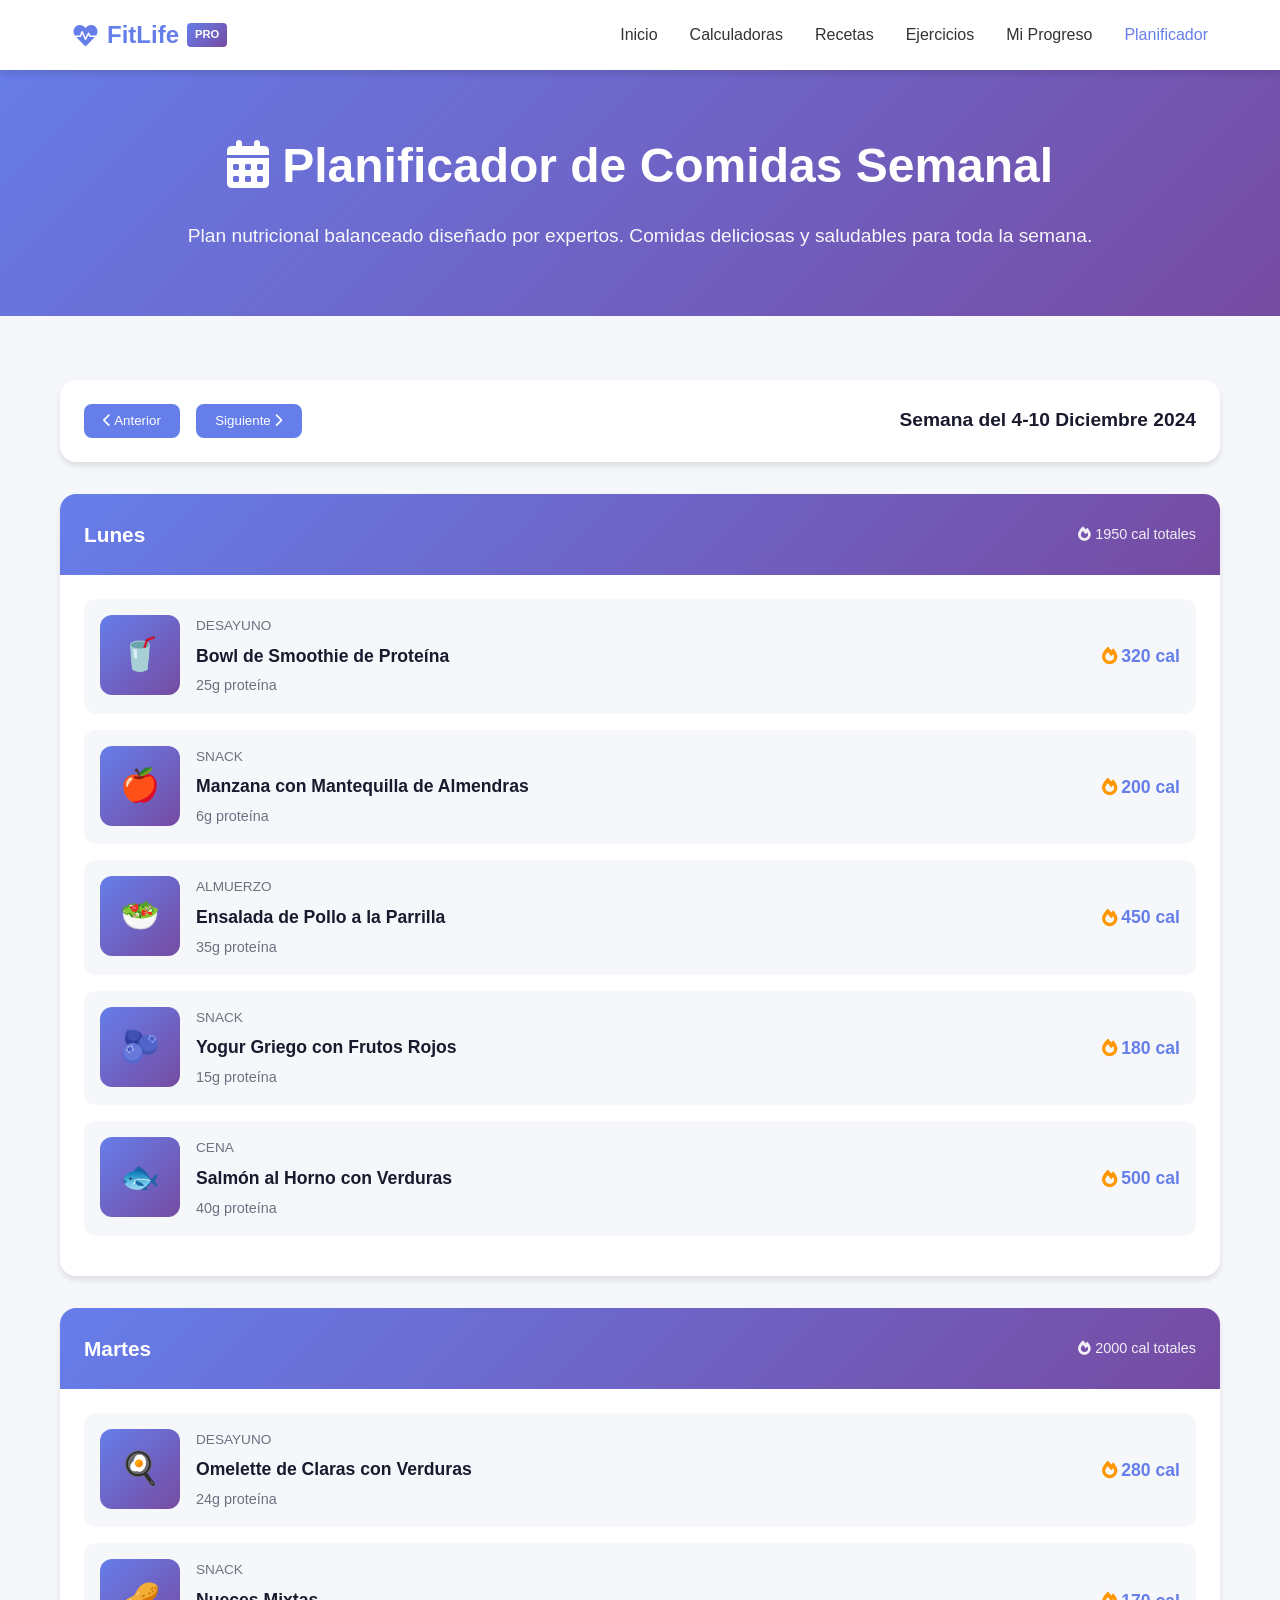
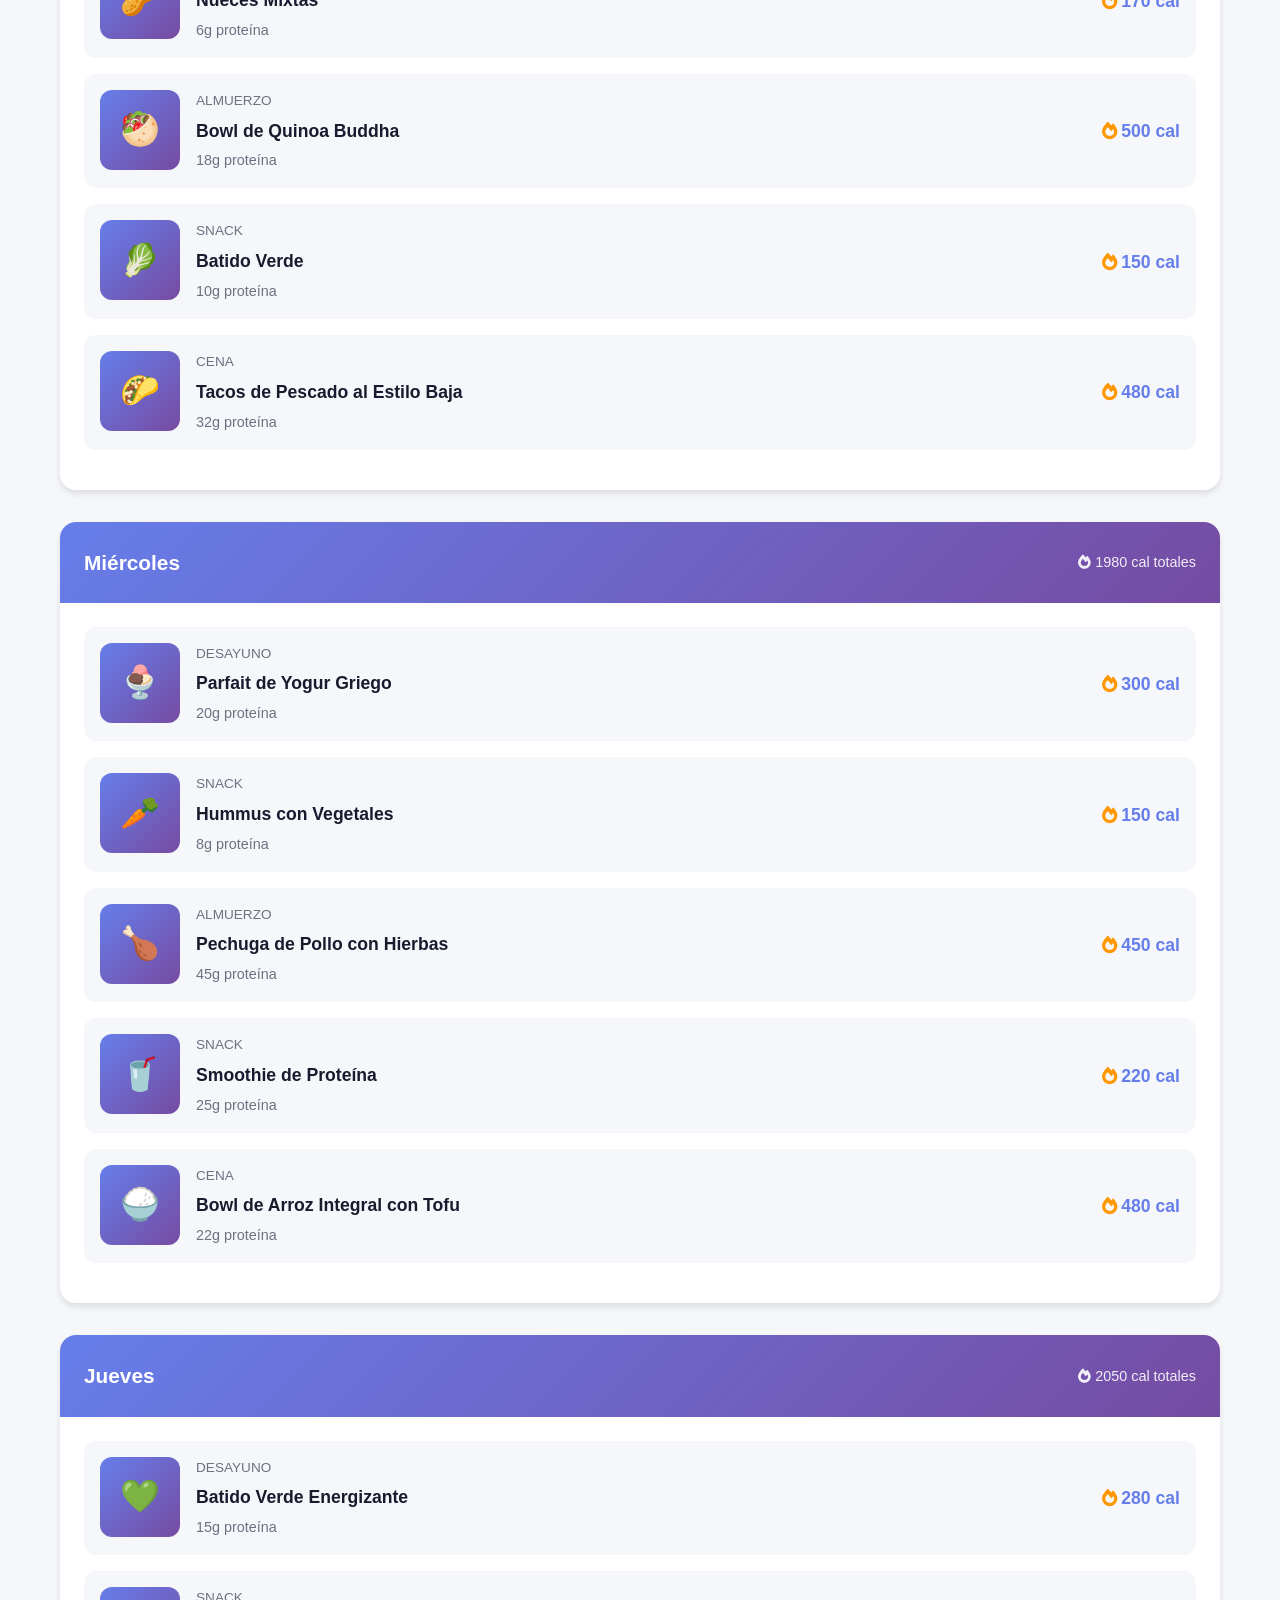
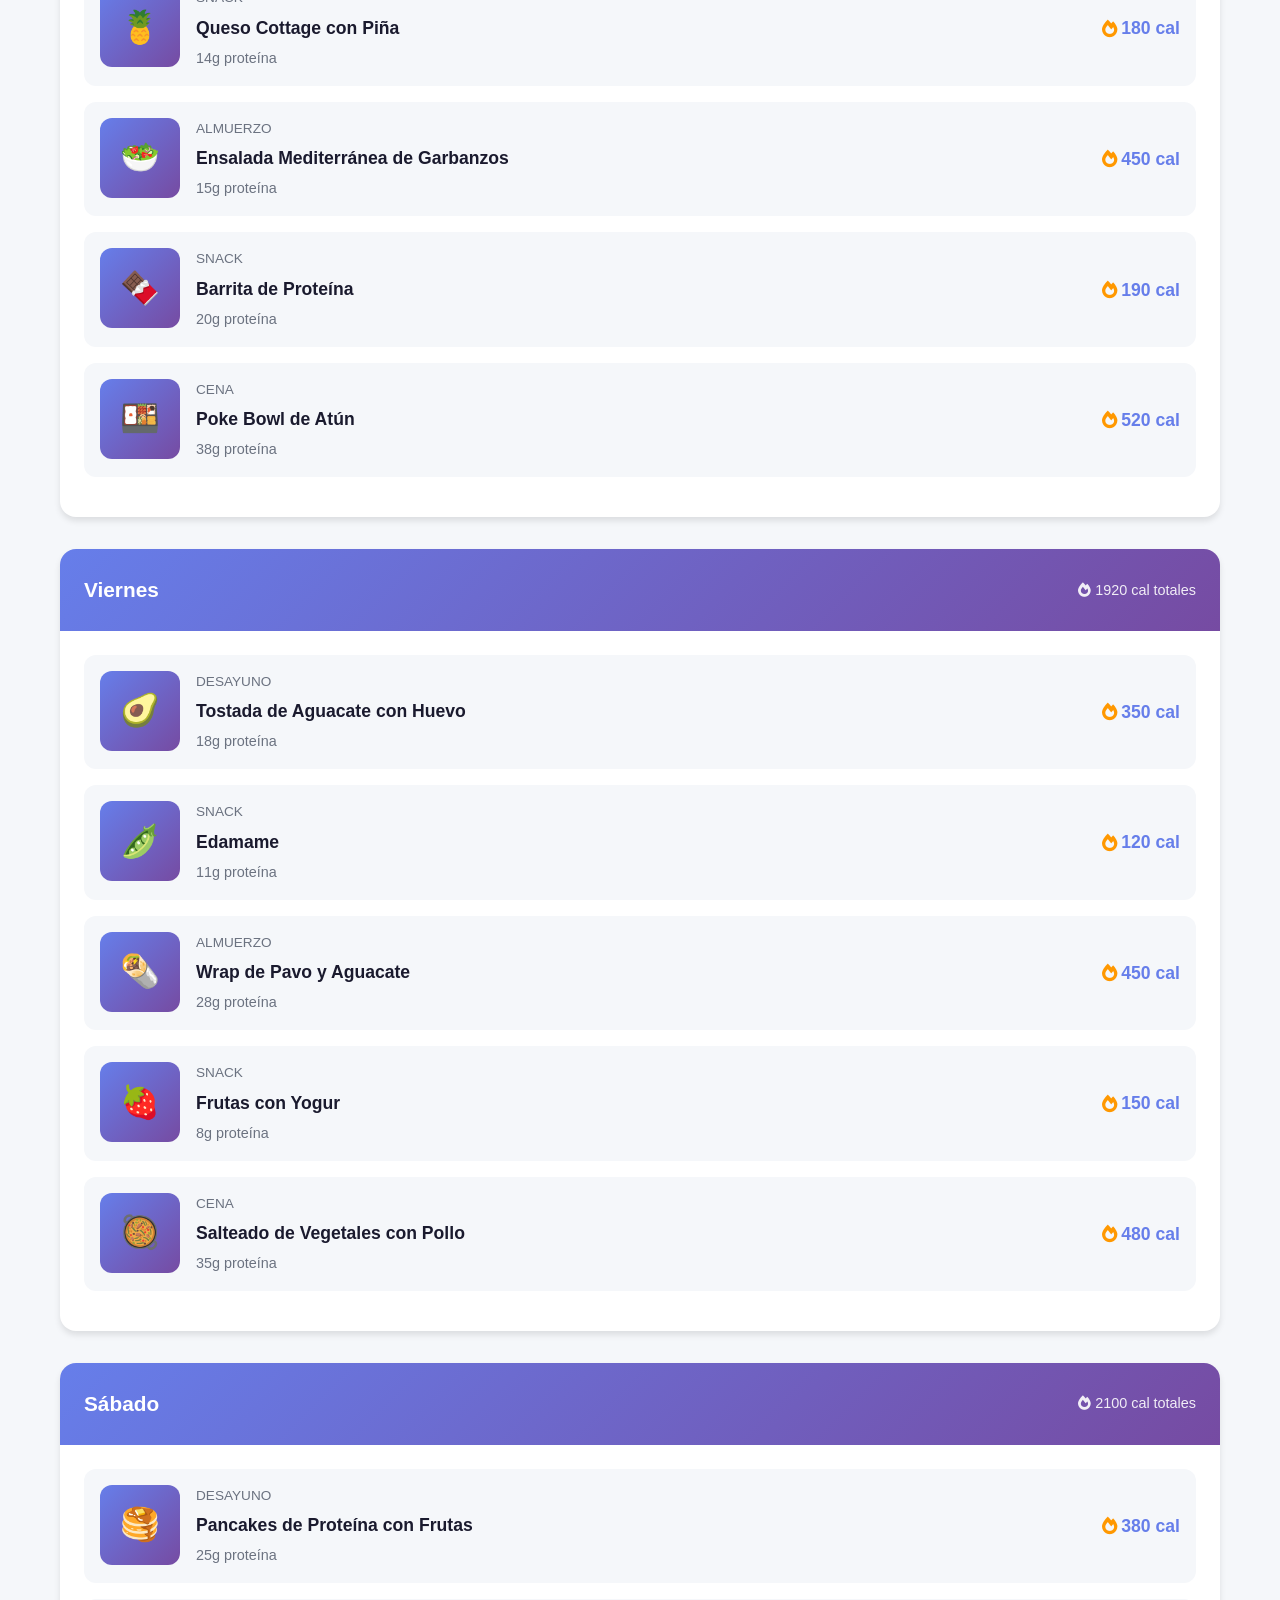
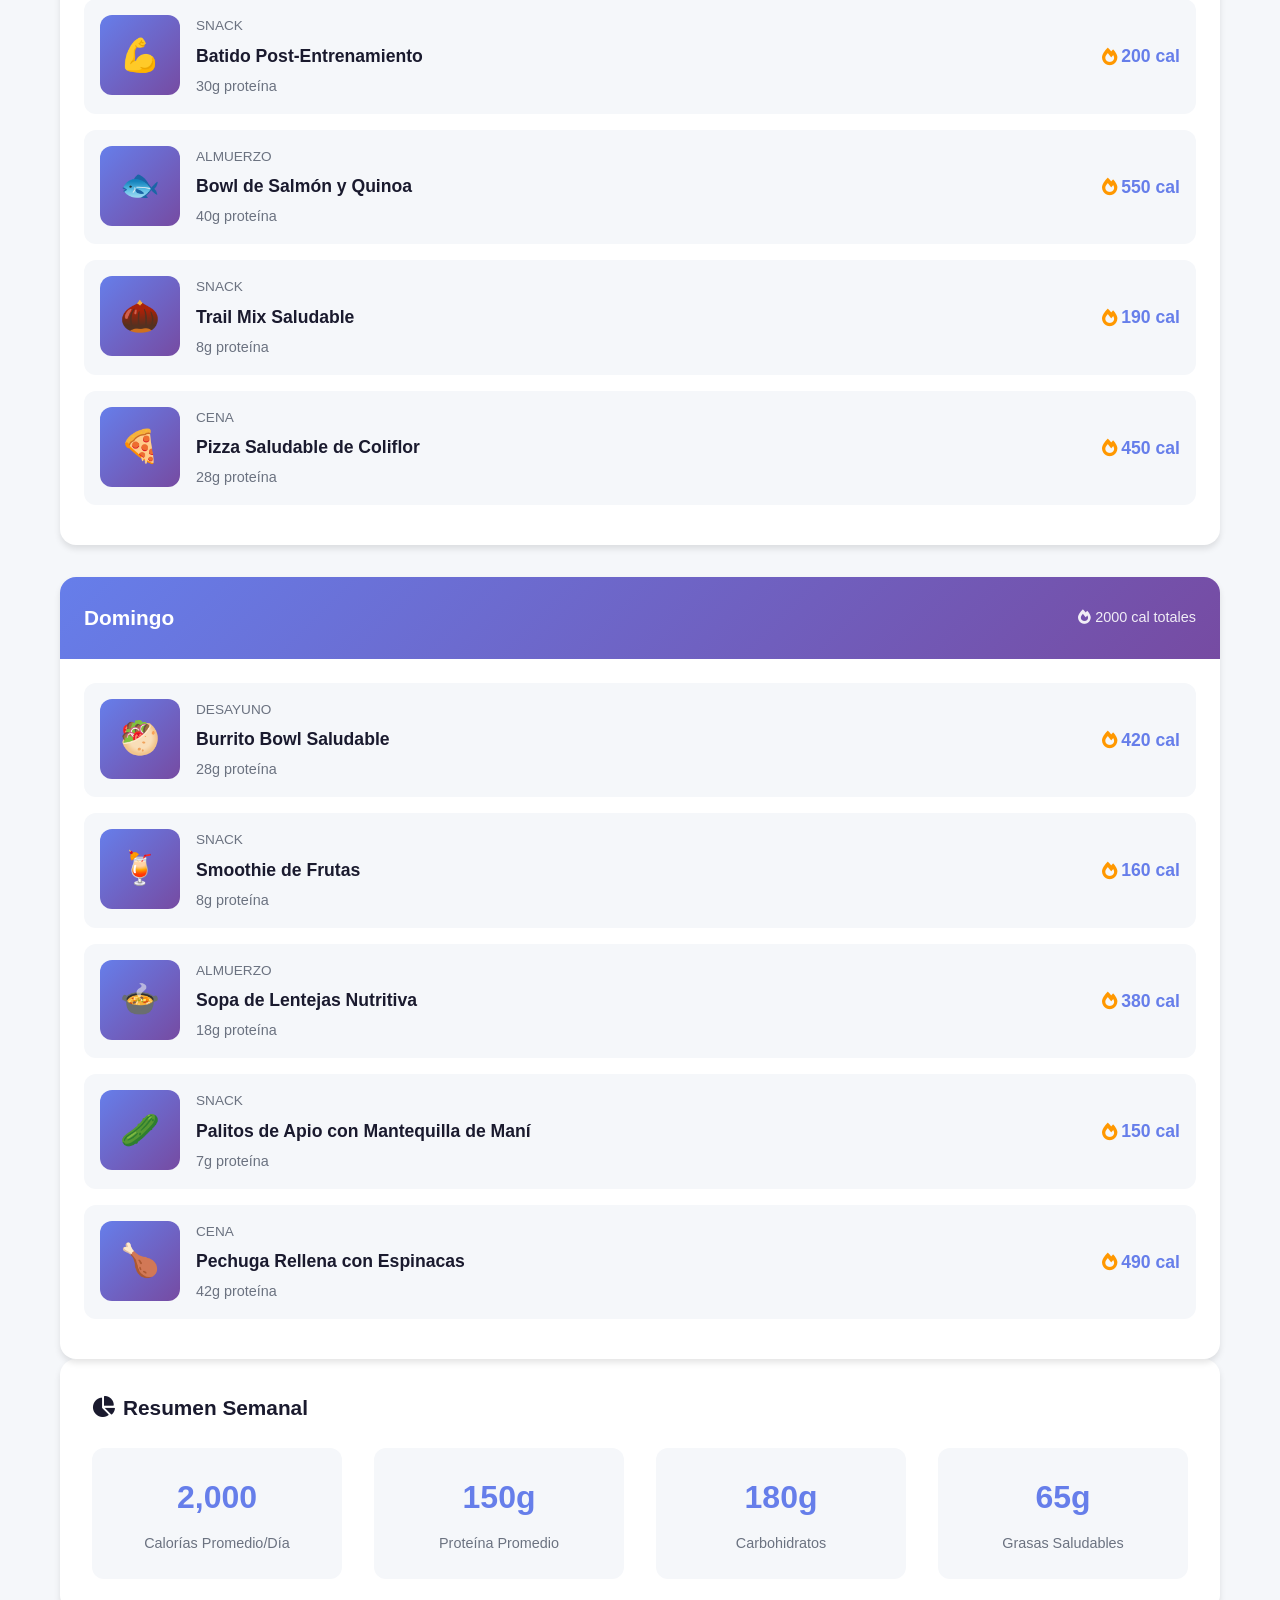
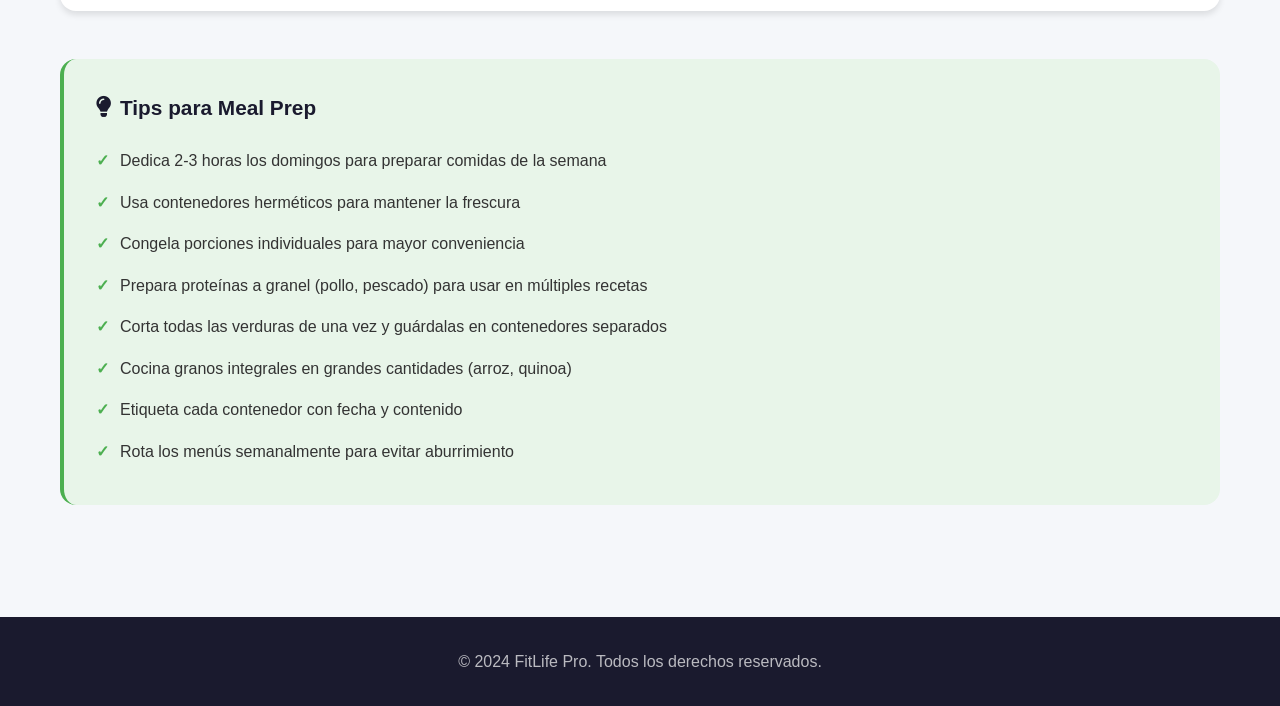
<file: meal-planner.html>
<!DOCTYPE html>
<html lang="es">
<head>
    <meta charset="UTF-8">
    <meta name="viewport" content="width=device-width, initial-scale=1.0">
    <title>Planificador de Comidas - FitLife Pro</title>
    <link rel="stylesheet" href="https://cdnjs.cloudflare.com/ajax/libs/font-awesome/6.0.0/css/all.min.css">
    <style>
        * {
            margin: 0;
            padding: 0;
            box-sizing: border-box;
        }

        :root {
            --primary: #667eea;
            --secondary: #764ba2;
            --success: #4caf50;
            --warning: #ff9800;
            --danger: #f5576c;
            --dark: #1a1a2e;
            --light: #f5f7fa;
            --text: #333;
            --text-light: #6b7280;
            --border: #e5e7eb;
            --shadow: 0 4px 6px rgba(0, 0, 0, 0.1);
            --shadow-lg: 0 10px 30px rgba(0, 0, 0, 0.15);
        }

        html {
            scroll-behavior: smooth;
        }

        body {
            font-family: -apple-system, BlinkMacSystemFont, 'Segoe UI', Roboto, 'Helvetica Neue', Arial, sans-serif;
            line-height: 1.6;
            color: var(--text);
            background: var(--light);
        }

        .container {
            max-width: 1200px;
            margin: 0 auto;
            padding: 0 20px;
        }

        /* Navigation */
        .navbar {
            position: fixed;
            top: 0;
            left: 0;
            right: 0;
            background: white;
            box-shadow: var(--shadow);
            z-index: 1000;
        }

        .nav-container {
            max-width: 1200px;
            margin: 0 auto;
            padding: 1rem 2rem;
            display: flex;
            justify-content: space-between;
            align-items: center;
        }

        .nav-logo {
            display: flex;
            align-items: center;
            gap: 0.5rem;
            font-size: 1.5rem;
            font-weight: 700;
            color: var(--primary);
            text-decoration: none;
        }

        .pro-badge {
            background: linear-gradient(135deg, var(--primary), var(--secondary));
            color: white;
            padding: 0.2rem 0.5rem;
            border-radius: 4px;
            font-size: 0.7rem;
            font-weight: 700;
        }

        .nav-menu {
            display: flex;
            list-style: none;
            gap: 2rem;
        }

        .nav-menu a {
            color: var(--text);
            text-decoration: none;
            font-weight: 500;
            transition: color 0.3s;
        }

        .nav-menu a:hover,
        .nav-menu a.active {
            color: var(--primary);
        }

        /* Hero */
        .planner-hero {
            background: linear-gradient(135deg, var(--primary) 0%, var(--secondary) 100%);
            color: white;
            padding: 8rem 0 4rem;
            text-align: center;
        }

        .planner-hero h1 {
            font-size: 3rem;
            margin-bottom: 1rem;
        }

        .planner-hero p {
            font-size: 1.2rem;
            opacity: 0.95;
        }

        /* Calendar Section */
        .calendar-section {
            padding: 4rem 0;
        }

        .week-selector {
            background: white;
            padding: 1.5rem;
            border-radius: 16px;
            box-shadow: var(--shadow);
            margin-bottom: 2rem;
            display: flex;
            justify-content: space-between;
            align-items: center;
        }

        .week-nav {
            display: flex;
            gap: 1rem;
        }

        .btn-week {
            padding: 0.6rem 1.2rem;
            background: var(--primary);
            color: white;
            border: none;
            border-radius: 8px;
            cursor: pointer;
            transition: all 0.3s;
        }

        .btn-week:hover {
            background: var(--secondary);
        }

        .current-week {
            font-size: 1.2rem;
            font-weight: 600;
            color: var(--dark);
        }

        /* Meal Plan Grid */
        .meal-plan-grid {
            display: grid;
            gap: 2rem;
        }

        .day-card {
            background: white;
            border-radius: 16px;
            box-shadow: var(--shadow);
            overflow: hidden;
        }

        .day-header {
            background: linear-gradient(135deg, var(--primary), var(--secondary));
            color: white;
            padding: 1.5rem;
            display: flex;
            justify-content: space-between;
            align-items: center;
        }

        .day-title {
            font-size: 1.3rem;
            font-weight: 600;
        }

        .day-calories {
            font-size: 0.9rem;
            opacity: 0.9;
        }

        .meals-container {
            padding: 1.5rem;
        }

        .meal-item {
            display: grid;
            grid-template-columns: 80px 1fr auto;
            gap: 1rem;
            padding: 1rem;
            border-radius: 12px;
            margin-bottom: 1rem;
            background: var(--light);
            transition: all 0.3s;
        }

        .meal-item:hover {
            transform: translateX(5px);
            box-shadow: var(--shadow);
        }

        .meal-icon {
            width: 80px;
            height: 80px;
            border-radius: 12px;
            background: linear-gradient(135deg, var(--primary), var(--secondary));
            display: flex;
            align-items: center;
            justify-content: center;
            font-size: 2rem;
            color: white;
        }

        .meal-info {
            display: flex;
            flex-direction: column;
            justify-content: center;
        }

        .meal-type {
            font-size: 0.85rem;
            color: var(--text-light);
            text-transform: uppercase;
            margin-bottom: 0.3rem;
        }

        .meal-name {
            font-size: 1.1rem;
            font-weight: 600;
            color: var(--dark);
            margin-bottom: 0.3rem;
        }

        .meal-details {
            font-size: 0.9rem;
            color: var(--text-light);
        }

        .meal-calories {
            display: flex;
            align-items: center;
            font-size: 1.1rem;
            font-weight: 600;
            color: var(--primary);
        }

        /* Summary Section */
        .summary-section {
            background: white;
            padding: 2rem;
            border-radius: 16px;
            box-shadow: var(--shadow);
            margin-bottom: 3rem;
        }

        .summary-grid {
            display: grid;
            grid-template-columns: repeat(auto-fit, minmax(200px, 1fr));
            gap: 2rem;
            margin-top: 1.5rem;
        }

        .summary-item {
            text-align: center;
            padding: 1.5rem;
            background: var(--light);
            border-radius: 12px;
        }

        .summary-value {
            font-size: 2rem;
            font-weight: 700;
            color: var(--primary);
            margin-bottom: 0.5rem;
        }

        .summary-label {
            color: var(--text-light);
            font-size: 0.9rem;
        }

        /* Tips Section */
        .tips-section {
            background: #e8f5e9;
            padding: 2rem;
            border-radius: 16px;
            border-left: 4px solid var(--success);
            margin-bottom: 3rem;
        }

        .tips-title {
            font-size: 1.3rem;
            color: var(--dark);
            margin-bottom: 1rem;
            display: flex;
            align-items: center;
            gap: 0.5rem;
        }

        .tips-list {
            list-style: none;
            padding: 0;
        }

        .tips-list li {
            padding: 0.5rem 0;
            padding-left: 1.5rem;
            position: relative;
        }

        .tips-list li:before {
            content: "✓";
            position: absolute;
            left: 0;
            color: var(--success);
            font-weight: 700;
        }

        /* Footer */
        .footer {
            background: var(--dark);
            color: white;
            padding: 2rem 0;
            text-align: center;
        }

        .footer p {
            color: rgba(255, 255, 255, 0.7);
        }

        /* Responsive */
        @media (max-width: 768px) {
            .planner-hero h1 {
                font-size: 2rem;
            }

            .week-selector {
                flex-direction: column;
                gap: 1rem;
            }

            .meal-item {
                grid-template-columns: 60px 1fr;
                gap: 0.8rem;
            }

            .meal-icon {
                width: 60px;
                height: 60px;
                font-size: 1.5rem;
            }

            .meal-calories {
                grid-column: 2;
                justify-content: flex-start;
                margin-top: 0.5rem;
            }

            .summary-grid {
                grid-template-columns: 1fr;
            }
        }
    </style>
</head>
<body>
    <!-- Navigation -->
    <nav class="navbar">
        <div class="nav-container">
            <a href="index.html" class="nav-logo">
                <i class="fas fa-heartbeat"></i>
                FitLife <span class="pro-badge">PRO</span>
            </a>
            <ul class="nav-menu">
                <li><a href="index.html">Inicio</a></li>
                <li><a href="calculators.html">Calculadoras</a></li>
                <li><a href="recipes.html">Recetas</a></li>
                <li><a href="exercises.html">Ejercicios</a></li>
                <li><a href="tracker.html">Mi Progreso</a></li>
                <li><a href="meal-planner.html" class="active">Planificador</a></li>
            </ul>
        </div>
    </nav>

    <!-- Hero -->
    <section class="planner-hero">
        <div class="container">
            <h1><i class="fas fa-calendar-alt"></i> Planificador de Comidas Semanal</h1>
            <p>Plan nutricional balanceado diseñado por expertos. Comidas deliciosas y saludables para toda la semana.</p>
        </div>
    </section>

    <!-- Week Selector -->
    <section class="calendar-section">
        <div class="container">
            <div class="week-selector">
                <div class="week-nav">
                    <button class="btn-week" onclick="changeWeek(-1)">
                        <i class="fas fa-chevron-left"></i> Anterior
                    </button>
                    <button class="btn-week" onclick="changeWeek(1)">
                        Siguiente <i class="fas fa-chevron-right"></i>
                    </button>
                </div>
                <div class="current-week" id="currentWeek">Semana del 4-10 Diciembre 2024</div>
            </div>

            <!-- Meal Plan Grid -->
            <div class="meal-plan-grid" id="mealPlanGrid">
                <!-- Days will be loaded here by JavaScript -->
            </div>

            <!-- Weekly Summary -->
            <div class="summary-section">
                <h2 class="tips-title">
                    <i class="fas fa-chart-pie"></i>
                    Resumen Semanal
                </h2>
                <div class="summary-grid">
                    <div class="summary-item">
                        <div class="summary-value">2,000</div>
                        <div class="summary-label">Calorías Promedio/Día</div>
                    </div>
                    <div class="summary-item">
                        <div class="summary-value">150g</div>
                        <div class="summary-label">Proteína Promedio</div>
                    </div>
                    <div class="summary-item">
                        <div class="summary-value">180g</div>
                        <div class="summary-label">Carbohidratos</div>
                    </div>
                    <div class="summary-item">
                        <div class="summary-value">65g</div>
                        <div class="summary-label">Grasas Saludables</div>
                    </div>
                </div>
            </div>

            <!-- Tips Section -->
            <div class="tips-section">
                <h3 class="tips-title">
                    <i class="fas fa-lightbulb"></i>
                    Tips para Meal Prep
                </h3>
                <ul class="tips-list">
                    <li>Dedica 2-3 horas los domingos para preparar comidas de la semana</li>
                    <li>Usa contenedores herméticos para mantener la frescura</li>
                    <li>Congela porciones individuales para mayor conveniencia</li>
                    <li>Prepara proteínas a granel (pollo, pescado) para usar en múltiples recetas</li>
                    <li>Corta todas las verduras de una vez y guárdalas en contenedores separados</li>
                    <li>Cocina granos integrales en grandes cantidades (arroz, quinoa)</li>
                    <li>Etiqueta cada contenedor con fecha y contenido</li>
                    <li>Rota los menús semanalmente para evitar aburrimiento</li>
                </ul>
            </div>
        </div>
    </section>

    <!-- Footer -->
    <footer class="footer">
        <div class="container">
            <p>&copy; 2024 FitLife Pro. Todos los derechos reservados.</p>
        </div>
    </footer>

    <script>
        // Sample meal plan data
        const mealPlan = {
            lunes: {
                day: 'Lunes',
                totalCalories: 1950,
                meals: [
                    { type: 'Desayuno', name: 'Bowl de Smoothie de Proteína', icon: '🥤', calories: 320, protein: '25g' },
                    { type: 'Snack', name: 'Manzana con Mantequilla de Almendras', icon: '🍎', calories: 200, protein: '6g' },
                    { type: 'Almuerzo', name: 'Ensalada de Pollo a la Parrilla', icon: '🥗', calories: 450, protein: '35g' },
                    { type: 'Snack', name: 'Yogur Griego con Frutos Rojos', icon: '🫐', calories: 180, protein: '15g' },
                    { type: 'Cena', name: 'Salmón al Horno con Verduras', icon: '🐟', calories: 500, protein: '40g' }
                ]
            },
            martes: {
                day: 'Martes',
                totalCalories: 2000,
                meals: [
                    { type: 'Desayuno', name: 'Omelette de Claras con Verduras', icon: '🍳', calories: 280, protein: '24g' },
                    { type: 'Snack', name: 'Nueces Mixtas', icon: '🥜', calories: 170, protein: '6g' },
                    { type: 'Almuerzo', name: 'Bowl de Quinoa Buddha', icon: '🥙', calories: 500, protein: '18g' },
                    { type: 'Snack', name: 'Batido Verde', icon: '🥬', calories: 150, protein: '10g' },
                    { type: 'Cena', name: 'Tacos de Pescado al Estilo Baja', icon: '🌮', calories: 480, protein: '32g' }
                ]
            },
            miercoles: {
                day: 'Miércoles',
                totalCalories: 1980,
                meals: [
                    { type: 'Desayuno', name: 'Parfait de Yogur Griego', icon: '🍨', calories: 300, protein: '20g' },
                    { type: 'Snack', name: 'Hummus con Vegetales', icon: '🥕', calories: 150, protein: '8g' },
                    { type: 'Almuerzo', name: 'Pechuga de Pollo con Hierbas', icon: '🍗', calories: 450, protein: '45g' },
                    { type: 'Snack', name: 'Smoothie de Proteína', icon: '🥤', calories: 220, protein: '25g' },
                    { type: 'Cena', name: 'Bowl de Arroz Integral con Tofu', icon: '🍚', calories: 480, protein: '22g' }
                ]
            },
            jueves: {
                day: 'Jueves',
                totalCalories: 2050,
                meals: [
                    { type: 'Desayuno', name: 'Batido Verde Energizante', icon: '💚', calories: 280, protein: '15g' },
                    { type: 'Snack', name: 'Queso Cottage con Piña', icon: '🍍', calories: 180, protein: '14g' },
                    { type: 'Almuerzo', name: 'Ensalada Mediterránea de Garbanzos', icon: '🥗', calories: 450, protein: '15g' },
                    { type: 'Snack', name: 'Barrita de Proteína', icon: '🍫', calories: 190, protein: '20g' },
                    { type: 'Cena', name: 'Poke Bowl de Atún', icon: '🍱', calories: 520, protein: '38g' }
                ]
            },
            viernes: {
                day: 'Viernes',
                totalCalories: 1920,
                meals: [
                    { type: 'Desayuno', name: 'Tostada de Aguacate con Huevo', icon: '🥑', calories: 350, protein: '18g' },
                    { type: 'Snack', name: 'Edamame', icon: '🫛', calories: 120, protein: '11g' },
                    { type: 'Almuerzo', name: 'Wrap de Pavo y Aguacate', icon: '🌯', calories: 450, protein: '28g' },
                    { type: 'Snack', name: 'Frutas con Yogur', icon: '🍓', calories: 150, protein: '8g' },
                    { type: 'Cena', name: 'Salteado de Vegetales con Pollo', icon: '🥘', calories: 480, protein: '35g' }
                ]
            },
            sabado: {
                day: 'Sábado',
                totalCalories: 2100,
                meals: [
                    { type: 'Desayuno', name: 'Pancakes de Proteína con Frutas', icon: '🥞', calories: 380, protein: '25g' },
                    { type: 'Snack', name: 'Batido Post-Entrenamiento', icon: '💪', calories: 200, protein: '30g' },
                    { type: 'Almuerzo', name: 'Bowl de Salmón y Quinoa', icon: '🐟', calories: 550, protein: '40g' },
                    { type: 'Snack', name: 'Trail Mix Saludable', icon: '🌰', calories: 190, protein: '8g' },
                    { type: 'Cena', name: 'Pizza Saludable de Coliflor', icon: '🍕', calories: 450, protein: '28g' }
                ]
            },
            domingo: {
                day: 'Domingo',
                totalCalories: 2000,
                meals: [
                    { type: 'Desayuno', name: 'Burrito Bowl Saludable', icon: '🥙', calories: 420, protein: '28g' },
                    { type: 'Snack', name: 'Smoothie de Frutas', icon: '🍹', calories: 160, protein: '8g' },
                    { type: 'Almuerzo', name: 'Sopa de Lentejas Nutritiva', icon: '🍲', calories: 380, protein: '18g' },
                    { type: 'Snack', name: 'Palitos de Apio con Mantequilla de Maní', icon: '🥒', calories: 150, protein: '7g' },
                    { type: 'Cena', name: 'Pechuga Rellena con Espinacas', icon: '🍗', calories: 490, protein: '42g' }
                ]
            }
        };

        // Render meal plan
        function renderMealPlan() {
            const grid = document.getElementById('mealPlanGrid');
            grid.innerHTML = '';

            Object.keys(mealPlan).forEach(dayKey => {
                const day = mealPlan[dayKey];
                const dayCard = document.createElement('div');
                dayCard.className = 'day-card';

                const mealsHTML = day.meals.map(meal => `
                    <div class="meal-item">
                        <div class="meal-icon">${meal.icon}</div>
                        <div class="meal-info">
                            <div class="meal-type">${meal.type}</div>
                            <div class="meal-name">${meal.name}</div>
                            <div class="meal-details">${meal.protein} proteína</div>
                        </div>
                        <div class="meal-calories">
                            <i class="fas fa-fire" style="margin-right: 0.3rem; color: var(--warning);"></i>
                            ${meal.calories} cal
                        </div>
                    </div>
                `).join('');

                dayCard.innerHTML = `
                    <div class="day-header">
                        <div class="day-title">${day.day}</div>
                        <div class="day-calories">
                            <i class="fas fa-fire"></i> ${day.totalCalories} cal totales
                        </div>
                    </div>
                    <div class="meals-container">
                        ${mealsHTML}
                    </div>
                `;

                grid.appendChild(dayCard);
            });
        }

        // Change week (placeholder function)
        function changeWeek(direction) {
            const weekDisplay = document.getElementById('currentWeek');
            const currentDate = new Date();
            currentDate.setDate(currentDate.getDate() + (direction * 7));

            const startDate = new Date(currentDate);
            startDate.setDate(currentDate.getDate() - currentDate.getDay() + 1);

            const endDate = new Date(startDate);
            endDate.setDate(startDate.getDate() + 6);

            const months = ['Enero', 'Febrero', 'Marzo', 'Abril', 'Mayo', 'Junio',
                           'Julio', 'Agosto', 'Septiembre', 'Octubre', 'Noviembre', 'Diciembre'];

            weekDisplay.textContent = `Semana del ${startDate.getDate()}-${endDate.getDate()} ${months[startDate.getMonth()]} ${startDate.getFullYear()}`;
        }

        // Initial render
        renderMealPlan();

        console.log('🗓️ FitLife Pro Meal Planner - Cargado correctamente!');
    </script>
</body>
</html>
</file>
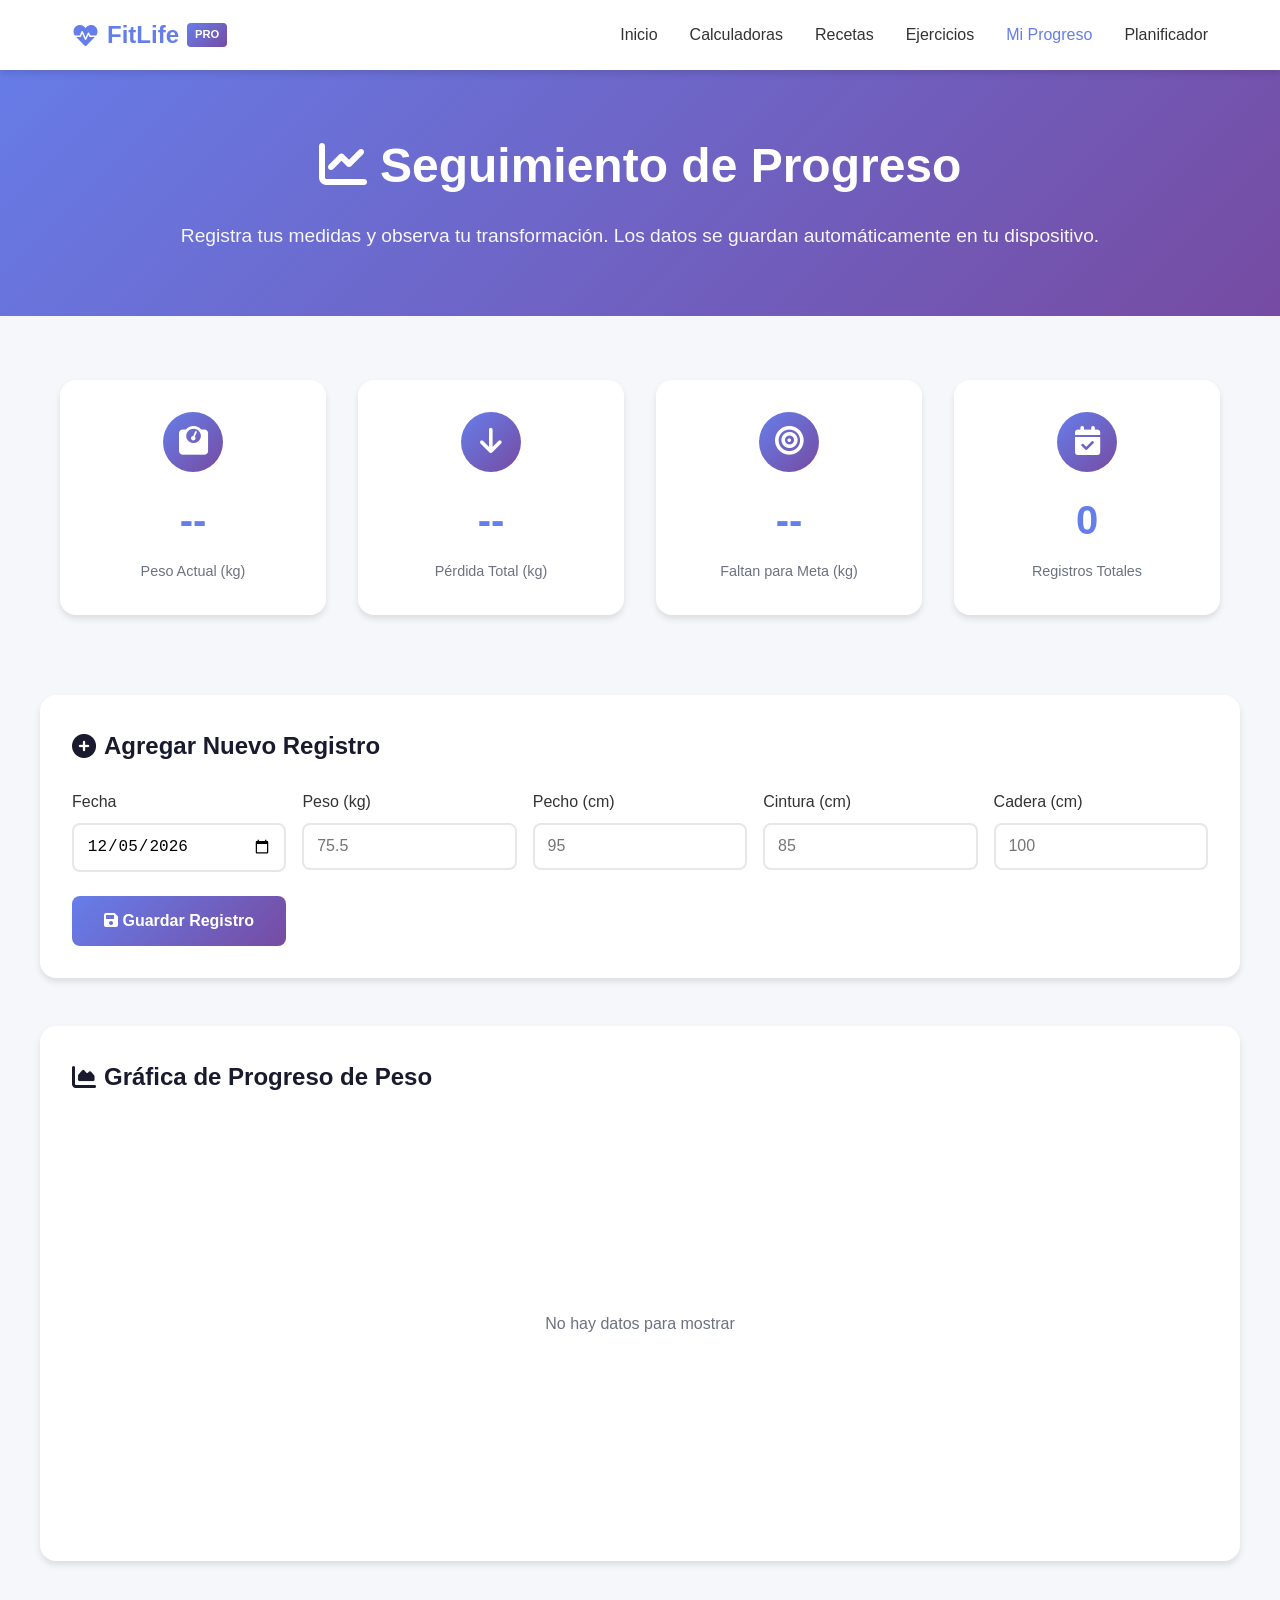
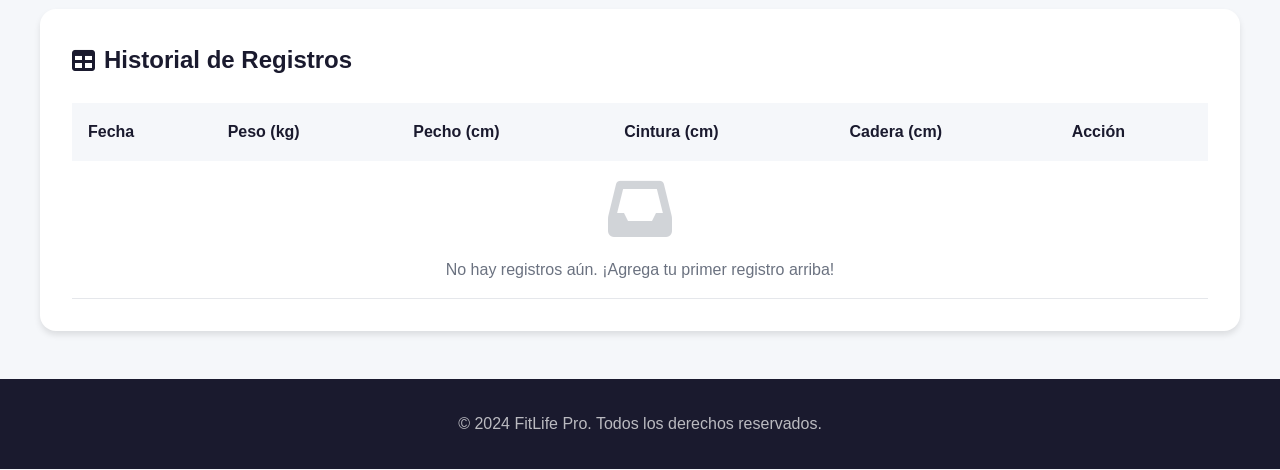
<file: tracker.html>
<!DOCTYPE html>
<html lang="es">
<head>
    <meta charset="UTF-8">
    <meta name="viewport" content="width=device-width, initial-scale=1.0">
    <title>Seguimiento de Progreso - FitLife Pro</title>
    <link rel="stylesheet" href="https://cdnjs.cloudflare.com/ajax/libs/font-awesome/6.0.0/css/all.min.css">
    <style>
        * {
            margin: 0;
            padding: 0;
            box-sizing: border-box;
        }

        :root {
            --primary: #667eea;
            --secondary: #764ba2;
            --success: #4caf50;
            --warning: #ff9800;
            --danger: #f5576c;
            --dark: #1a1a2e;
            --light: #f5f7fa;
            --text: #333;
            --text-light: #6b7280;
            --border: #e5e7eb;
            --shadow: 0 4px 6px rgba(0, 0, 0, 0.1);
            --shadow-lg: 0 10px 30px rgba(0, 0, 0, 0.15);
        }

        html {
            scroll-behavior: smooth;
        }

        body {
            font-family: -apple-system, BlinkMacSystemFont, 'Segoe UI', Roboto, 'Helvetica Neue', Arial, sans-serif;
            line-height: 1.6;
            color: var(--text);
            background: var(--light);
        }

        .container {
            max-width: 1200px;
            margin: 0 auto;
            padding: 0 20px;
        }

        /* Navigation */
        .navbar {
            position: fixed;
            top: 0;
            left: 0;
            right: 0;
            background: white;
            box-shadow: var(--shadow);
            z-index: 1000;
        }

        .nav-container {
            max-width: 1200px;
            margin: 0 auto;
            padding: 1rem 2rem;
            display: flex;
            justify-content: space-between;
            align-items: center;
        }

        .nav-logo {
            display: flex;
            align-items: center;
            gap: 0.5rem;
            font-size: 1.5rem;
            font-weight: 700;
            color: var(--primary);
            text-decoration: none;
        }

        .pro-badge {
            background: linear-gradient(135deg, var(--primary), var(--secondary));
            color: white;
            padding: 0.2rem 0.5rem;
            border-radius: 4px;
            font-size: 0.7rem;
            font-weight: 700;
        }

        .nav-menu {
            display: flex;
            list-style: none;
            gap: 2rem;
        }

        .nav-menu a {
            color: var(--text);
            text-decoration: none;
            font-weight: 500;
            transition: color 0.3s;
        }

        .nav-menu a:hover,
        .nav-menu a.active {
            color: var(--primary);
        }

        /* Hero */
        .tracker-hero {
            background: linear-gradient(135deg, var(--primary) 0%, var(--secondary) 100%);
            color: white;
            padding: 8rem 0 4rem;
            text-align: center;
        }

        .tracker-hero h1 {
            font-size: 3rem;
            margin-bottom: 1rem;
        }

        .tracker-hero p {
            font-size: 1.2rem;
            opacity: 0.95;
        }

        /* Stats Cards */
        .stats-section {
            padding: 4rem 0 2rem;
        }

        .stats-grid {
            display: grid;
            grid-template-columns: repeat(auto-fit, minmax(250px, 1fr));
            gap: 2rem;
            margin-bottom: 3rem;
        }

        .stat-card {
            background: white;
            padding: 2rem;
            border-radius: 16px;
            box-shadow: var(--shadow);
            text-align: center;
            transition: transform 0.3s;
        }

        .stat-card:hover {
            transform: translateY(-5px);
        }

        .stat-icon {
            width: 60px;
            height: 60px;
            border-radius: 50%;
            background: linear-gradient(135deg, var(--primary), var(--secondary));
            display: flex;
            align-items: center;
            justify-content: center;
            margin: 0 auto 1rem;
            font-size: 1.8rem;
            color: white;
        }

        .stat-value {
            font-size: 2.5rem;
            font-weight: 700;
            color: var(--primary);
            margin-bottom: 0.5rem;
        }

        .stat-label {
            color: var(--text-light);
            font-size: 0.9rem;
        }

        /* Add Entry Form */
        .add-entry-section {
            background: white;
            padding: 2rem;
            border-radius: 16px;
            box-shadow: var(--shadow);
            margin-bottom: 3rem;
        }

        .form-title {
            font-size: 1.5rem;
            margin-bottom: 1.5rem;
            color: var(--dark);
            display: flex;
            align-items: center;
            gap: 0.5rem;
        }

        .form-grid {
            display: grid;
            grid-template-columns: repeat(auto-fit, minmax(200px, 1fr));
            gap: 1rem;
            margin-bottom: 1.5rem;
        }

        .form-group {
            display: flex;
            flex-direction: column;
        }

        .form-group label {
            margin-bottom: 0.5rem;
            font-weight: 500;
            color: var(--text);
        }

        .form-group input {
            padding: 0.8rem;
            border: 2px solid var(--border);
            border-radius: 8px;
            font-size: 1rem;
            transition: border-color 0.3s;
        }

        .form-group input:focus {
            outline: none;
            border-color: var(--primary);
        }

        .btn-add {
            padding: 1rem 2rem;
            background: linear-gradient(135deg, var(--primary), var(--secondary));
            color: white;
            border: none;
            border-radius: 8px;
            font-weight: 600;
            cursor: pointer;
            font-size: 1rem;
            transition: transform 0.2s;
        }

        .btn-add:hover {
            transform: scale(1.02);
        }

        /* Chart Section */
        .chart-section {
            background: white;
            padding: 2rem;
            border-radius: 16px;
            box-shadow: var(--shadow);
            margin-bottom: 3rem;
        }

        .chart-container {
            position: relative;
            height: 400px;
            margin-top: 2rem;
        }

        .chart-canvas {
            width: 100%;
            height: 100%;
        }

        /* Progress Table */
        .table-section {
            background: white;
            padding: 2rem;
            border-radius: 16px;
            box-shadow: var(--shadow);
            margin-bottom: 3rem;
        }

        .progress-table {
            width: 100%;
            border-collapse: collapse;
            margin-top: 1.5rem;
        }

        .progress-table thead {
            background: var(--light);
        }

        .progress-table th {
            padding: 1rem;
            text-align: left;
            font-weight: 600;
            color: var(--dark);
        }

        .progress-table td {
            padding: 1rem;
            border-bottom: 1px solid var(--border);
        }

        .progress-table tbody tr:hover {
            background: var(--light);
        }

        .btn-delete {
            padding: 0.4rem 0.8rem;
            background: var(--danger);
            color: white;
            border: none;
            border-radius: 6px;
            cursor: pointer;
            font-size: 0.9rem;
        }

        .btn-delete:hover {
            opacity: 0.8;
        }

        .empty-state {
            text-align: center;
            padding: 3rem;
            color: var(--text-light);
        }

        .empty-state i {
            font-size: 4rem;
            margin-bottom: 1rem;
            opacity: 0.3;
        }

        /* Footer */
        .footer {
            background: var(--dark);
            color: white;
            padding: 2rem 0;
            text-align: center;
        }

        .footer p {
            color: rgba(255, 255, 255, 0.7);
        }

        /* Alert */
        .alert {
            position: fixed;
            top: 100px;
            right: 20px;
            padding: 1rem 1.5rem;
            background: white;
            border-radius: 8px;
            box-shadow: var(--shadow-lg);
            z-index: 3000;
            display: flex;
            align-items: center;
            gap: 0.8rem;
            opacity: 0;
            transform: translateX(400px);
            transition: all 0.3s;
        }

        .alert.show {
            opacity: 1;
            transform: translateX(0);
        }

        .alert-success {
            border-left: 4px solid var(--success);
        }

        .alert-error {
            border-left: 4px solid var(--danger);
        }

        /* Responsive */
        @media (max-width: 768px) {
            .tracker-hero h1 {
                font-size: 2rem;
            }

            .stats-grid {
                grid-template-columns: 1fr;
            }

            .form-grid {
                grid-template-columns: 1fr;
            }

            .progress-table {
                font-size: 0.9rem;
            }

            .progress-table th,
            .progress-table td {
                padding: 0.5rem;
            }
        }
    </style>
</head>
<body>
    <!-- Navigation -->
    <nav class="navbar">
        <div class="nav-container">
            <a href="index.html" class="nav-logo">
                <i class="fas fa-heartbeat"></i>
                FitLife <span class="pro-badge">PRO</span>
            </a>
            <ul class="nav-menu">
                <li><a href="index.html">Inicio</a></li>
                <li><a href="calculators.html">Calculadoras</a></li>
                <li><a href="recipes.html">Recetas</a></li>
                <li><a href="exercises.html">Ejercicios</a></li>
                <li><a href="tracker.html" class="active">Mi Progreso</a></li>
                <li><a href="meal-planner.html">Planificador</a></li>
            </ul>
        </div>
    </nav>

    <!-- Hero -->
    <section class="tracker-hero">
        <div class="container">
            <h1><i class="fas fa-chart-line"></i> Seguimiento de Progreso</h1>
            <p>Registra tus medidas y observa tu transformación. Los datos se guardan automáticamente en tu dispositivo.</p>
        </div>
    </section>

    <!-- Stats Cards -->
    <section class="stats-section">
        <div class="container">
            <div class="stats-grid">
                <div class="stat-card">
                    <div class="stat-icon">
                        <i class="fas fa-weight"></i>
                    </div>
                    <div class="stat-value" id="currentWeight">--</div>
                    <div class="stat-label">Peso Actual (kg)</div>
                </div>
                <div class="stat-card">
                    <div class="stat-icon">
                        <i class="fas fa-arrow-down"></i>
                    </div>
                    <div class="stat-value" id="totalLoss">--</div>
                    <div class="stat-label">Pérdida Total (kg)</div>
                </div>
                <div class="stat-card">
                    <div class="stat-icon">
                        <i class="fas fa-bullseye"></i>
                    </div>
                    <div class="stat-value" id="toGoal">--</div>
                    <div class="stat-label">Faltan para Meta (kg)</div>
                </div>
                <div class="stat-card">
                    <div class="stat-icon">
                        <i class="fas fa-calendar-check"></i>
                    </div>
                    <div class="stat-value" id="totalEntries">0</div>
                    <div class="stat-label">Registros Totales</div>
                </div>
            </div>
        </div>
    </section>

    <!-- Add Entry Form -->
    <section class="add-entry-section container">
        <h2 class="form-title">
            <i class="fas fa-plus-circle"></i>
            Agregar Nuevo Registro
        </h2>
        <form id="entryForm">
            <div class="form-grid">
                <div class="form-group">
                    <label for="date">Fecha</label>
                    <input type="date" id="date" required>
                </div>
                <div class="form-group">
                    <label for="weight">Peso (kg)</label>
                    <input type="number" id="weight" step="0.1" required placeholder="75.5">
                </div>
                <div class="form-group">
                    <label for="chest">Pecho (cm)</label>
                    <input type="number" id="chest" step="0.1" placeholder="95">
                </div>
                <div class="form-group">
                    <label for="waist">Cintura (cm)</label>
                    <input type="number" id="waist" step="0.1" placeholder="85">
                </div>
                <div class="form-group">
                    <label for="hips">Cadera (cm)</label>
                    <input type="number" id="hips" step="0.1" placeholder="100">
                </div>
            </div>
            <button type="submit" class="btn-add">
                <i class="fas fa-save"></i> Guardar Registro
            </button>
        </form>
    </section>

    <!-- Chart Section -->
    <section class="chart-section container">
        <h2 class="form-title">
            <i class="fas fa-chart-area"></i>
            Gráfica de Progreso de Peso
        </h2>
        <div class="chart-container">
            <canvas id="weightChart" class="chart-canvas"></canvas>
        </div>
    </section>

    <!-- Progress Table -->
    <section class="table-section container">
        <h2 class="form-title">
            <i class="fas fa-table"></i>
            Historial de Registros
        </h2>
        <div id="tableContainer">
            <table class="progress-table">
                <thead>
                    <tr>
                        <th>Fecha</th>
                        <th>Peso (kg)</th>
                        <th>Pecho (cm)</th>
                        <th>Cintura (cm)</th>
                        <th>Cadera (cm)</th>
                        <th>Acción</th>
                    </tr>
                </thead>
                <tbody id="entriesTableBody">
                    <!-- Entries will be loaded here -->
                </tbody>
            </table>
        </div>
    </section>

    <!-- Footer -->
    <footer class="footer">
        <div class="container">
            <p>&copy; 2024 FitLife Pro. Todos los derechos reservados.</p>
        </div>
    </footer>

    <script>
        // LocalStorage management
        const STORAGE_KEY = 'fitlife_progress_entries';
        const GOAL_KEY = 'fitlife_goal_weight';

        // Get entries from localStorage
        function getEntries() {
            const data = localStorage.getItem(STORAGE_KEY);
            return data ? JSON.parse(data) : [];
        }

        // Save entries to localStorage
        function saveEntries(entries) {
            localStorage.setItem(STORAGE_KEY, JSON.stringify(entries));
        }

        // Get goal weight
        function getGoalWeight() {
            const goal = localStorage.getItem(GOAL_KEY);
            return goal ? parseFloat(goal) : null;
        }

        // Set today's date as default
        document.getElementById('date').valueAsDate = new Date();

        // Handle form submission
        document.getElementById('entryForm').addEventListener('submit', function(e) {
            e.preventDefault();

            const entry = {
                id: Date.now(),
                date: document.getElementById('date').value,
                weight: parseFloat(document.getElementById('weight').value),
                chest: parseFloat(document.getElementById('chest').value) || null,
                waist: parseFloat(document.getElementById('waist').value) || null,
                hips: parseFloat(document.getElementById('hips').value) || null
            };

            const entries = getEntries();
            entries.push(entry);
            entries.sort((a, b) => new Date(a.date) - new Date(b.date));
            saveEntries(entries);

            // Reset form
            this.reset();
            document.getElementById('date').valueAsDate = new Date();

            // Update UI
            updateStats();
            updateTable();
            updateChart();
            showAlert('¡Registro guardado exitosamente!', 'success');
        });

        // Update stats cards
        function updateStats() {
            const entries = getEntries();

            if (entries.length === 0) {
                document.getElementById('currentWeight').textContent = '--';
                document.getElementById('totalLoss').textContent = '--';
                document.getElementById('toGoal').textContent = '--';
                document.getElementById('totalEntries').textContent = '0';
                return;
            }

            const latest = entries[entries.length - 1];
            const first = entries[0];
            const currentWeight = latest.weight;
            const totalLoss = first.weight - currentWeight;
            const goalWeight = getGoalWeight();

            document.getElementById('currentWeight').textContent = currentWeight.toFixed(1);
            document.getElementById('totalLoss').textContent = totalLoss >= 0 ? `-${totalLoss.toFixed(1)}` : `+${Math.abs(totalLoss).toFixed(1)}`;
            document.getElementById('totalEntries').textContent = entries.length;

            if (goalWeight) {
                const toGoal = currentWeight - goalWeight;
                document.getElementById('toGoal').textContent = toGoal > 0 ? toGoal.toFixed(1) : '¡Meta alcanzada!';
            } else {
                document.getElementById('toGoal').textContent = '--';
            }
        }

        // Update table
        function updateTable() {
            const entries = getEntries();
            const tbody = document.getElementById('entriesTableBody');

            if (entries.length === 0) {
                tbody.innerHTML = `
                    <tr>
                        <td colspan="6" class="empty-state">
                            <i class="fas fa-inbox"></i>
                            <p>No hay registros aún. ¡Agrega tu primer registro arriba!</p>
                        </td>
                    </tr>
                `;
                return;
            }

            tbody.innerHTML = entries.reverse().map(entry => `
                <tr>
                    <td>${formatDate(entry.date)}</td>
                    <td>${entry.weight.toFixed(1)}</td>
                    <td>${entry.chest ? entry.chest.toFixed(1) : '-'}</td>
                    <td>${entry.waist ? entry.waist.toFixed(1) : '-'}</td>
                    <td>${entry.hips ? entry.hips.toFixed(1) : '-'}</td>
                    <td>
                        <button class="btn-delete" onclick="deleteEntry(${entry.id})">
                            <i class="fas fa-trash"></i> Eliminar
                        </button>
                    </td>
                </tr>
            `).join('');
        }

        // Delete entry
        function deleteEntry(id) {
            if (!confirm('¿Estás seguro de que quieres eliminar este registro?')) return;

            let entries = getEntries();
            entries = entries.filter(entry => entry.id !== id);
            saveEntries(entries);

            updateStats();
            updateTable();
            updateChart();
            showAlert('Registro eliminado', 'success');
        }

        // Format date
        function formatDate(dateString) {
            const date = new Date(dateString + 'T00:00:00');
            return date.toLocaleDateString('es-ES', { year: 'numeric', month: 'short', day: 'numeric' });
        }

        // Simple chart rendering
        function updateChart() {
            const entries = getEntries();
            const canvas = document.getElementById('weightChart');
            const ctx = canvas.getContext('2d');

            // Set canvas size
            canvas.width = canvas.offsetWidth;
            canvas.height = canvas.offsetHeight;

            if (entries.length === 0) {
                ctx.fillStyle = '#6b7280';
                ctx.font = '16px Arial';
                ctx.textAlign = 'center';
                ctx.fillText('No hay datos para mostrar', canvas.width / 2, canvas.height / 2);
                return;
            }

            const weights = entries.map(e => e.weight);
            const minWeight = Math.min(...weights) - 2;
            const maxWeight = Math.max(...weights) + 2;
            const padding = 50;
            const chartWidth = canvas.width - padding * 2;
            const chartHeight = canvas.height - padding * 2;

            // Clear canvas
            ctx.clearRect(0, 0, canvas.width, canvas.height);

            // Draw axes
            ctx.strokeStyle = '#e5e7eb';
            ctx.lineWidth = 2;
            ctx.beginPath();
            ctx.moveTo(padding, padding);
            ctx.lineTo(padding, canvas.height - padding);
            ctx.lineTo(canvas.width - padding, canvas.height - padding);
            ctx.stroke();

            // Draw grid lines
            ctx.strokeStyle = '#f5f7fa';
            ctx.lineWidth = 1;
            for (let i = 0; i <= 5; i++) {
                const y = padding + (chartHeight / 5) * i;
                ctx.beginPath();
                ctx.moveTo(padding, y);
                ctx.lineTo(canvas.width - padding, y);
                ctx.stroke();
            }

            // Draw data points and line
            ctx.strokeStyle = '#667eea';
            ctx.fillStyle = '#667eea';
            ctx.lineWidth = 3;
            ctx.beginPath();

            entries.forEach((entry, index) => {
                const x = padding + (chartWidth / (entries.length - 1)) * index;
                const normalizedWeight = (entry.weight - minWeight) / (maxWeight - minWeight);
                const y = canvas.height - padding - (normalizedWeight * chartHeight);

                if (index === 0) {
                    ctx.moveTo(x, y);
                } else {
                    ctx.lineTo(x, y);
                }

                // Draw point
                ctx.beginPath();
                ctx.arc(x, y, 5, 0, Math.PI * 2);
                ctx.fill();
                ctx.closePath();
            });

            ctx.stroke();

            // Draw labels
            ctx.fillStyle = '#6b7280';
            ctx.font = '12px Arial';
            ctx.textAlign = 'center';

            // X-axis labels (dates)
            entries.forEach((entry, index) => {
                const x = padding + (chartWidth / (entries.length - 1)) * index;
                const date = new Date(entry.date + 'T00:00:00');
                const label = date.toLocaleDateString('es-ES', { month: 'short', day: 'numeric' });
                ctx.fillText(label, x, canvas.height - padding + 20);
            });

            // Y-axis labels (weights)
            ctx.textAlign = 'right';
            for (let i = 0; i <= 5; i++) {
                const weight = minWeight + ((maxWeight - minWeight) / 5) * (5 - i);
                const y = padding + (chartHeight / 5) * i;
                ctx.fillText(weight.toFixed(1) + ' kg', padding - 10, y + 5);
            }
        }

        // Show alert
        function showAlert(message, type) {
            const alert = document.createElement('div');
            alert.className = `alert alert-${type}`;
            alert.innerHTML = `
                <i class="fas fa-${type === 'success' ? 'check-circle' : 'exclamation-circle'}"></i>
                <span>${message}</span>
            `;
            document.body.appendChild(alert);

            setTimeout(() => alert.classList.add('show'), 100);
            setTimeout(() => {
                alert.classList.remove('show');
                setTimeout(() => alert.remove(), 300);
            }, 3000);
        }

        // Initial load
        updateStats();
        updateTable();
        updateChart();

        // Redraw chart on window resize
        window.addEventListener('resize', updateChart);

        console.log('📊 FitLife Pro Tracker - Cargado correctamente!');
    </script>
</body>
</html>
</file>
